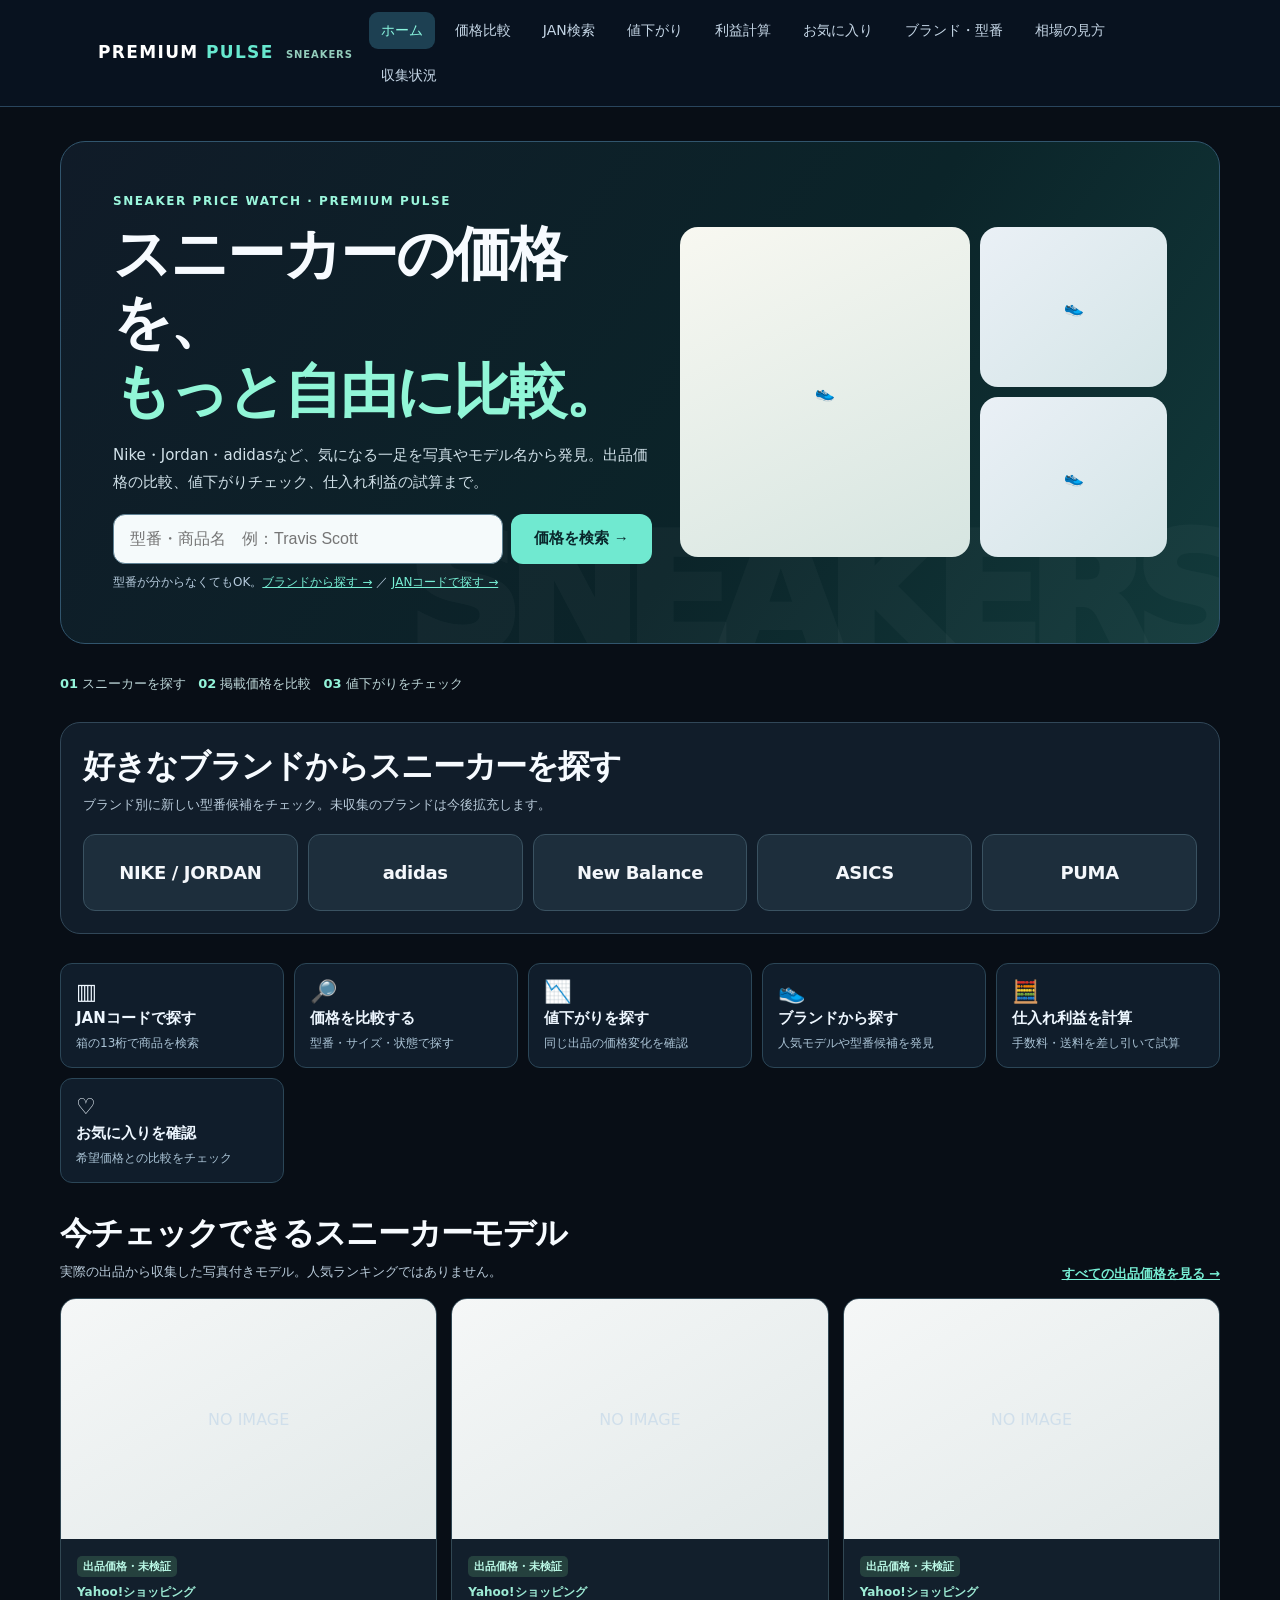
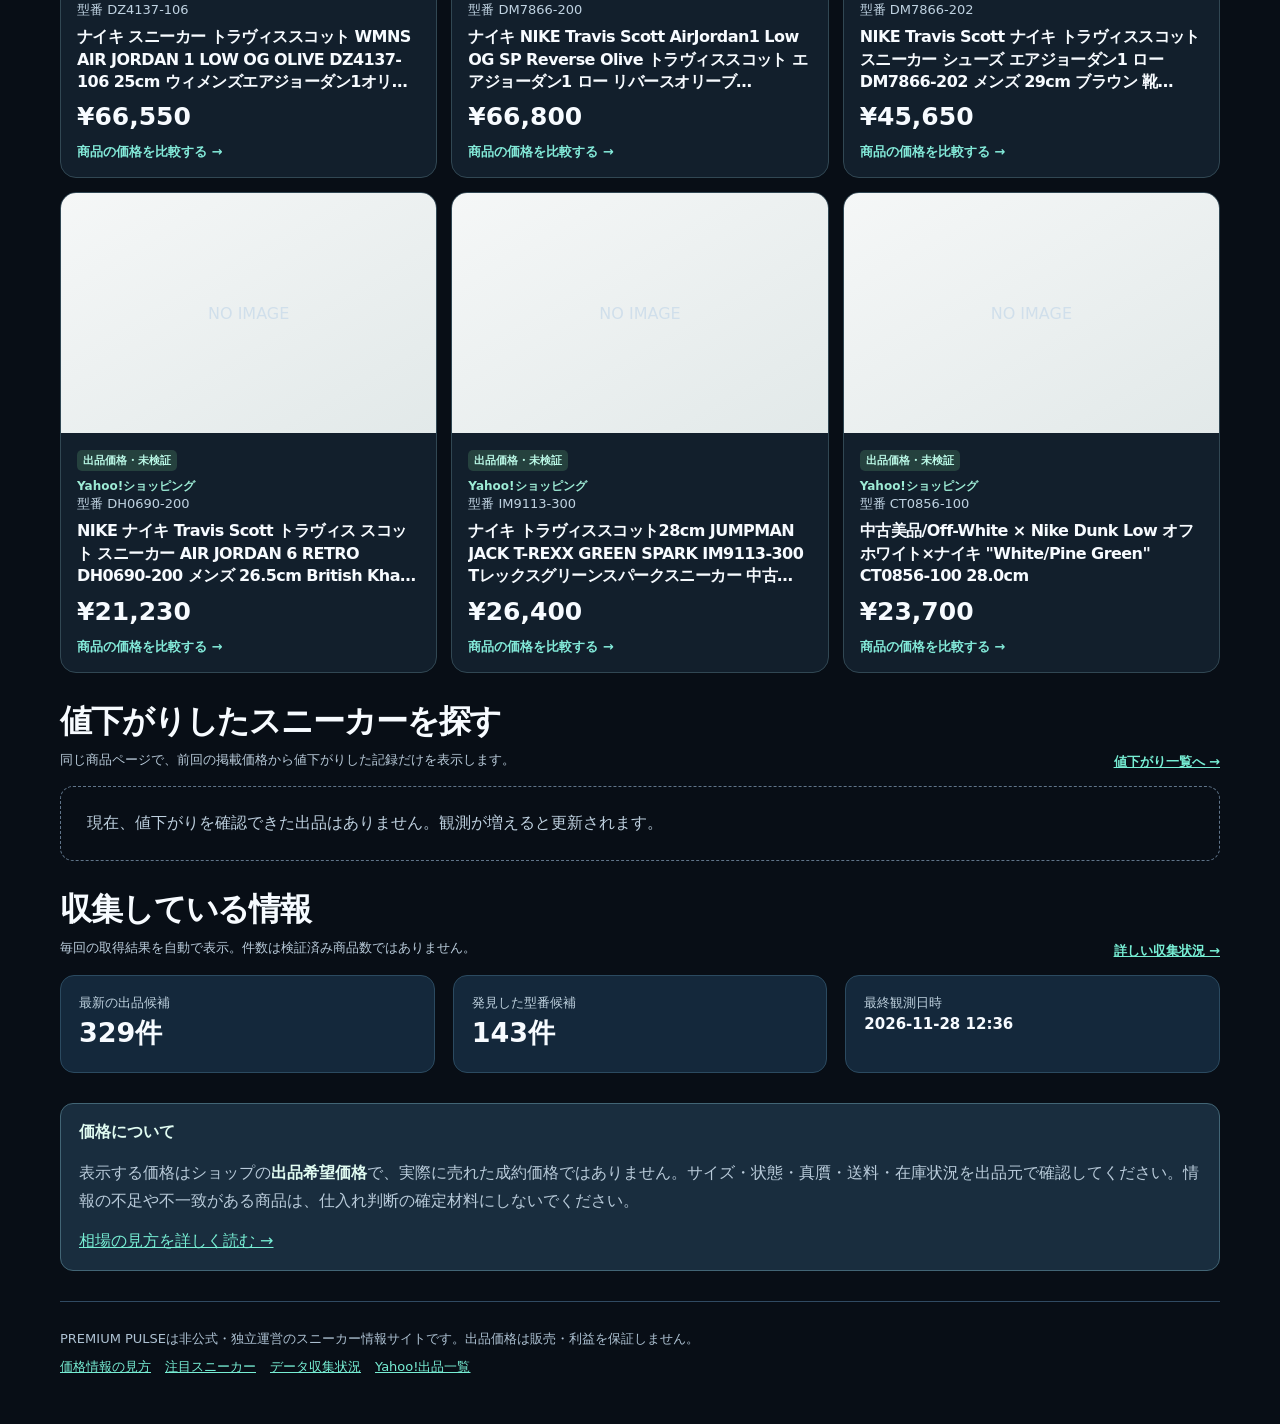
<file: index.html>
<!doctype html>
<html lang="ja"><head>
<meta charset="utf-8"><meta name="viewport" content="width=device-width,initial-scale=1">
<title>PREMIUM PULSE｜スニーカーの価格比較・モデル検索</title>
<meta name="description" content="スニーカーの写真からモデルを探し、ブランド別検索・出品価格比較・値下がり情報・利益計算をチェック。未検証の掲載価格は明確に表示。">
<link rel="stylesheet" href="./site-nav.css">
<style>
:root{font-family:system-ui,-apple-system,"Hiragino Kaku Gothic ProN",Meiryo,sans-serif;background:#081321;color:#f1f7ff}
*{box-sizing:border-box}body{margin:0}main{max-width:1120px;padding:20px;margin:auto}
a{color:#77eed4}p{color:#b9cbda;line-height:1.75}
.hero{padding:clamp(26px,5vw,54px);border-radius:25px;background:radial-gradient(circle at 88% 5%,#13524e 0,transparent 42%),linear-gradient(135deg,#17314a,#0b1b2e);border:1px solid #31556d;margin:14px 0 24px}
.eyebrow{font-size:12px;font-weight:800;letter-spacing:.13em;color:#7bead4}
h1{font-size:clamp(29px,5vw,54px);line-height:1.26;letter-spacing:-.025em;margin:11px 0 9px}
h2{font-size:clamp(22px,3.3vw,30px);margin:0}
.hero p{max-width:720px}
.search-form{display:flex;gap:8px;margin:24px 0 10px;max-width:760px}
.search-form input{min-width:0;flex:1;padding:15px 16px;border-radius:12px;border:1px solid #5f8193;background:#f5fafb;color:#102437;font-size:16px}
.search-form button,.primary-link{border:0;border-radius:12px;background:#70e9d0;color:#09262b;font-weight:850;padding:13px 23px;cursor:pointer;text-align:center;text-decoration:none;font-size:15px;white-space:nowrap}
.search-form button:hover,.primary-link:hover{background:#9cf8e5}
.hint{font-size:12px;color:#b6cbdd}
.quick{display:grid;grid-template-columns:repeat(5,minmax(0,1fr));gap:12px;margin:20px 0 32px}
.quick a{padding:18px;border:1px solid #33546c;border-radius:15px;background:#13283c;text-decoration:none;color:#eef7ff;min-width:0}
.quick a:hover,.product:hover{border-color:#78dfcb}
.quick strong{display:block;font-size:17px}.quick small{display:block;margin-top:7px;color:#aac3d5;font-size:12px}
.icon{font-size:22px;display:block;margin-bottom:5px}
.section-head{display:flex;justify-content:space-between;align-items:end;gap:12px;flex-wrap:wrap;margin:27px 0 15px}
.section-head p{margin:5px 0 0;font-size:13px}
.link-more{font-size:13px;font-weight:700}
.products{display:grid;grid-template-columns:repeat(3,minmax(0,1fr));gap:14px}
.product{border:1px solid #314d63;border-radius:16px;background:#13293e;overflow:hidden}
.photo{height:210px;background:#233b50;color:#d0dfeb;display:flex;align-items:center;justify-content:center;overflow:hidden}
.photo img{width:100%;height:100%;object-fit:contain;background:#f8f8f8}
.product-body{padding:16px}
.source{color:#88e7d3;font-size:12px;font-weight:750}
.product h3{font-size:16px;line-height:1.4;margin:7px 0 9px;min-height:65px;display:-webkit-box;-webkit-line-clamp:3;-webkit-box-orient:vertical;overflow:hidden}
.price{font-size:25px;font-weight:850;color:#fff}
.sku{font-size:13px;color:#bfd2e1}
.mini-link{display:inline-block;margin-top:12px;font-weight:750;font-size:13px}
.note{font-size:12px;color:#b3c8d7;line-height:1.7}
.brands{display:flex;gap:9px;flex-wrap:wrap;margin:14px 0 6px}
.brands a{background:#183549;border:1px solid #365972;border-radius:99px;padding:10px 15px;text-decoration:none;font-weight:700;color:#d9f6f0;font-size:14px}
.brands a:hover{background:#29576a}
.collection{display:flex;gap:18px;flex-wrap:wrap;margin:12px 0 30px}
.collection .metric{flex:1;min-width:150px;background:#14283b;border:1px solid #2b4a60;padding:18px;border-radius:14px}
.metric small{display:block;color:#bed1de}.metric strong{display:block;font-size:27px;margin:3px 0}
.notice{border:1px solid #426575;background:#192d3e;padding:18px;border-radius:13px;margin:26px 0}
.notice strong{color:#e0fbf1}
footer{border-top:1px solid #304a62;padding:28px 0;margin-top:30px;font-size:13px;color:#aec2d3}
.footer-links{display:flex;flex-wrap:wrap;gap:14px;margin-top:10px}
.empty{border:1px dashed #60758a;border-radius:13px;padding:26px;color:#bed0df;grid-column:1/-1}
@media(max-width:800px){.products{grid-template-columns:repeat(2,minmax(0,1fr))}.quick{grid-template-columns:1fr 1fr}.quick a:last-child{grid-column:1/-1}}
@media(max-width:540px){main{padding:14px}.hero{padding:25px 18px}.search-form{flex-direction:column}.search-form button{width:100%;min-height:48px}.products{grid-template-columns:1fr 1fr;gap:9px}.photo{height:150px}.product-body{padding:11px}.product h3{font-size:13px;min-height:55px}.price{font-size:20px}.sku{font-size:11px}.source{font-size:11px}.quick{gap:8px}.quick a{padding:12px}.quick strong{font-size:14px}.quick small{font-size:11px}.collection{gap:8px}.collection .metric{min-width:130px;padding:13px}}

/* Sneaker-first visual system */
:root{background:#080e16;color:#f7fbff}
main{max-width:1200px}h1,h2,h3{letter-spacing:-.035em}
.hero{position:relative;display:grid;grid-template-columns:minmax(0,1.05fr) minmax(0,.95fr);align-items:center;gap:28px;background:linear-gradient(125deg,#101b28 0%,#0b2429 60%,#123a3b 100%);min-height:410px;overflow:hidden;padding:clamp(23px,4.5vw,52px)}
.hero:before{content:'SNEAKERS';position:absolute;right:-12px;bottom:-46px;color:#ffffff08;font-size:clamp(80px,13vw,160px);font-weight:1000;letter-spacing:-.1em;pointer-events:none}
.hero-copy{position:relative;z-index:2}.hero h1{font-size:clamp(31px,4.7vw,58px);line-height:1.18;margin:12px 0 17px}.hero h1 em{font-style:normal;color:#91f6d7}
.hero .eyebrow{color:#9bf6dc}.hero .intro{color:#d1e1e9;max-width:570px;font-size:15px}.hero .search-form{margin:19px 0 10px}
.hero-gallery{display:grid;grid-template-columns:1.4fr .9fr;gap:10px;height:330px;position:relative;z-index:1;min-width:0}
.hero-gallery .hero-shoe{background:#ecf1f0;border-radius:18px;display:flex;align-items:center;justify-content:center;overflow:hidden;position:relative;min-width:0}
.hero-gallery .hero-shoe:first-child{grid-row:span 2;background:linear-gradient(155deg,#f8f8f1,#d6e5e1)}
.hero-gallery .hero-shoe:not(:first-child){background:linear-gradient(140deg,#eaf0f6,#d4e5e7)}
.hero-shoe img{display:block;width:100%;height:100%;object-fit:contain;transform:scale(1.03)}.hero-shoe a{display:block;width:100%;height:100%}
.hero-shoe small{position:absolute;bottom:9px;left:9px;border-radius:6px;padding:4px 7px;background:#071f27df;color:#fff;font-size:10px}
.hero-gallery .hero-shoe:nth-child(2) img,.hero-gallery .hero-shoe:nth-child(3) img{transform:scale(1.11)}
.intro-strip{display:flex;flex-wrap:wrap;align-items:center;gap:12px;color:#bcd5d7;font-size:13px;margin:5px 0 22px}
.intro-strip span{padding:7px 0}.intro-strip b{color:#94f4da}
.brand-showcase{margin:10px 0 29px;background:#111d2a;border:1px solid #314758;border-radius:20px;padding:22px}
.brand-showcase .section-head{margin:0 0 17px}
.brands{display:grid;grid-template-columns:repeat(5,minmax(0,1fr));gap:10px;margin:0}
.brands a{display:flex;align-items:center;justify-content:center;min-height:77px;padding:12px 8px;border-radius:12px;background:#1d2e3c;border:1px solid #3a5261;color:#f4f7fb;font-size:clamp(13px,1.5vw,18px);font-weight:900;text-align:center;letter-spacing:-.02em}
.brands a:hover{border-color:#8ef4da;background:#264a51;transform:translateY(-2px)}
.section-head h2{font-size:clamp(24px,3.3vw,32px);font-weight:900}
.quick{grid-template-columns:repeat(5,minmax(0,1fr));gap:10px;margin:20px 0 29px}.quick a{border:1px solid #2b4657;background:#101d2b;border-radius:12px;padding:15px}.quick strong{font-size:15px}
.product{border-color:#314753;background:#121f2c;transition:border-color .15s}.photo{background:linear-gradient(150deg,#f5f7f7,#e2e9e9);height:240px}.photo img{background:transparent}
.product h3{min-height:66px}.price{color:#f7fbff}.product .source{color:#9debd5}
.product .product-body .mini-link{color:#83ead9;text-decoration:none}
.product .product-body .mini-link:hover{text-decoration:underline}
.disclaimer-label{display:inline-block;background:#25413e;color:#baf8e6;font-size:11px;border-radius:5px;padding:3px 6px;font-weight:800;margin-bottom:7px}
.collection,.notice{max-width:100%}
@media(max-width:930px){.hero{grid-template-columns:1fr;gap:19px}.hero-gallery{height:235px;grid-template-columns:1.3fr 1fr 1fr}.hero-gallery .hero-shoe:first-child{grid-row:auto}.hero .intro{max-width:720px}}
@media(max-width:700px){.brands{grid-template-columns:repeat(3,minmax(0,1fr))}.brands a{min-height:62px}.quick{grid-template-columns:repeat(2,minmax(0,1fr))}.quick a:last-child{grid-column:1/-1}.hero-gallery{height:180px}.hero-gallery .hero-shoe{border-radius:11px}.hero-gallery .hero-shoe small{font-size:9px}.brand-showcase{padding:16px}.photo{height:170px}}
@media(max-width:540px){.hero{padding:21px 16px}.hero-gallery{height:150px;gap:6px}.hero h1{font-size:33px}.hero .intro{font-size:13px}.intro-strip{gap:8px;font-size:12px}.brands{grid-template-columns:repeat(2,minmax(0,1fr))}.brands a{min-height:61px}.quick{gap:8px}.quick a:last-child{grid-column:1/-1}.photo{height:155px}.product h3{font-size:13px}.product .product-body{padding:12px}}
@media(prefers-reduced-motion:reduce){.brands a{transition:none}.brands a:hover{transform:none}}
</style>
<script async src="https://www.googletagmanager.com/gtag/js?id=G-8F23HQRW4W"></script><script>window.dataLayer=window.dataLayer||[];function gtag(){dataLayer.push(arguments)}gtag('js',new Date());gtag('config','G-8F23HQRW4W');</script>
<script src="./site-nav.js" defer></script>
</head><body>
<main>
<section class="hero" aria-labelledby="mainTitle">
<div class="hero-copy">
<div class="eyebrow">SNEAKER PRICE WATCH · PREMIUM PULSE</div>
<h1 id="mainTitle">スニーカーの価格を、<br><em>もっと自由に比較。</em></h1>
<p class="intro">Nike・Jordan・adidasなど、気になる一足を写真やモデル名から発見。出品価格の比較、値下がりチェック、仕入れ利益の試算まで。</p>
<form class="search-form" id="skuSearch" action="./compare.html" method="get">
<label class="pp-visually-hidden" for="skuInput">スニーカーの型番または商品名</label>
<input id="skuInput" name="q" placeholder="型番・商品名　例：Travis Scott" autocomplete="off" maxlength="40" required>
<button type="submit">価格を検索 →</button>
</form>
<div class="hint">型番が分からなくてもOK。<a href="./models.html">ブランドから探す →</a> ／ <a href="./jan.html">JANコードで探す →</a></div>
</div>
<div class="hero-gallery" id="heroGallery" aria-label="収集済みスニーカーの商品写真"><div class="hero-shoe">👟</div><div class="hero-shoe">👟</div><div class="hero-shoe">👟</div></div>
</section>
<div class="intro-strip" aria-label="サイトでできること"><span><b>01</b> スニーカーを探す</span><span><b>02</b> 掲載価格を比較</span><span><b>03</b> 値下がりをチェック</span></div>
<section class="brand-showcase" aria-labelledby="brandTitle"><div class="section-head"><div><h2 id="brandTitle">好きなブランドからスニーカーを探す</h2><p>ブランド別に新しい型番候補をチェック。未収集のブランドは今後拡充します。</p></div></div><div class="brands"><a href="./models.html?brand=Nike">NIKE / JORDAN</a><a href="./models.html?brand=adidas">adidas</a><a href="./models.html?brand=New%20Balance">New Balance</a><a href="./models.html?brand=ASICS">ASICS</a><a href="./models.html?brand=PUMA">PUMA</a></div></section>
<section class="quick" aria-label="便利な機能">
<a href="./jan.html"><span class="icon" aria-hidden="true">▥</span><strong>JANコードで探す</strong><small>箱の13桁で商品を検索</small></a>
<a href="./compare.html"><span class="icon" aria-hidden="true">🔎</span><strong>価格を比較する</strong><small>型番・サイズ・状態で探す</small></a>
<a href="./drops.html"><span class="icon" aria-hidden="true">📉</span><strong>値下がりを探す</strong><small>同じ出品の価格変化を確認</small></a>
<a href="./models.html"><span class="icon" aria-hidden="true">👟</span><strong>ブランドから探す</strong><small>人気モデルや型番候補を発見</small></a><a href="./profit.html"><span class="icon" aria-hidden="true">🧮</span><strong>仕入れ利益を計算</strong><small>手数料・送料を差し引いて試算</small></a><a href="./my-watchlist.html"><span class="icon" aria-hidden="true">♡</span><strong>お気に入りを確認</strong><small>希望価格との比較をチェック</small></a>
</section>
<section aria-labelledby="featuredTitle"><div class="section-head"><div><h2 id="featuredTitle">今チェックできるスニーカーモデル</h2><p>実際の出品から収集した写真付きモデル。人気ランキングではありません。</p></div><a class="link-more" href="./compare.html">すべての出品価格を見る →</a></div>
<div class="products" id="featured" aria-live="polite"><div class="empty">商品情報を読み込み中…</div></div>
</section>
<section aria-labelledby="dropsTitle"><div class="section-head"><div><h2 id="dropsTitle">値下がりしたスニーカーを探す</h2><p>同じ商品ページで、前回の掲載価格から値下がりした記録だけを表示します。</p></div><a class="link-more" href="./drops.html">値下がり一覧へ →</a></div>
<div class="products" id="dropPreview" aria-live="polite"><div class="empty">価格履歴を読み込み中…</div></div>
</section>

<section aria-labelledby="collectionTitle"><div class="section-head"><div><h2 id="collectionTitle">収集している情報</h2><p>毎回の取得結果を自動で表示。件数は検証済み商品数ではありません。</p></div><a class="link-more" href="./status.html">詳しい収集状況 →</a></div>
<div class="collection"><div class="metric"><small>最新の出品候補</small><strong id="listingCount">—</strong></div><div class="metric"><small>発見した型番候補</small><strong id="modelCount">—</strong></div><div class="metric"><small>最終観測日時</small><strong id="observed" style="font-size:15px">確認中…</strong></div></div>
</section>
<div class="notice"><strong>価格について</strong><p>表示する価格はショップの<strong>出品希望価格</strong>で、実際に売れた成約価格ではありません。サイズ・状態・真贋・送料・在庫状況を出品元で確認してください。情報の不足や不一致がある商品は、仕入れ判断の確定材料にしないでください。</p><a href="./research.html">相場の見方を詳しく読む →</a></div>
<footer>PREMIUM PULSEは非公式・独立運営のスニーカー情報サイトです。出品価格は販売・利益を保証しません。
<div class="footer-links"><a href="./research.html">価格情報の見方</a><a href="./watchlist.html">注目スニーカー</a><a href="./status.html">データ収集状況</a><a href="./listings.html">Yahoo!出品一覧</a></div></footer>
</main>
<script>
(()=>{'use strict';
const el=id=>document.getElementById(id);
const yen=n=>'¥'+Number(n).toLocaleString('ja-JP');
const safeUrl=u=>{try{const v=new URL(u);return v.protocol==='https:'?v:null}catch{return null}};
function photo(url,name){const wrap=document.createElement('div');wrap.className='photo';wrap.textContent='NO IMAGE';const u=safeUrl(url);
if(u&&(/(^|\.)yimg\.jp$/i.test(u.hostname)||/(^|\.)(rakuten\.co\.jp|rakuten\.ne\.jp|r10s\.jp)$/i.test(u.hostname))){const im=document.createElement('img');im.alt=name+'の出品掲載写真';im.loading='lazy';im.referrerPolicy='no-referrer';im.src=u.href;im.onerror=()=>{wrap.replaceChildren();wrap.textContent='NO IMAGE'};wrap.replaceChildren(im)}return wrap}
function addText(root,tag,cls,value){const n=document.createElement(tag);if(cls)n.className=cls;n.textContent=value;root.append(n);return n}
function empty(root,message){root.replaceChildren();addText(root,'div','empty',message)}
function card(item,detail){const c=document.createElement('article');c.className='product';c.append(photo(item.image_url,item.name||item.watch_sku||'商品'));
const b=document.createElement('div');b.className='product-body';addText(b,'span','disclaimer-label','出品価格・未検証');addText(b,'div','source',detail?'値下がりを観測':'Yahoo!ショッピング');addText(b,'div','sku','型番 '+(item.watch_sku||'不明'));addText(b,'h3','',item.name||'商品名未登録');addText(b,'div','price',yen(item.price_jpy));if(detail)addText(b,'div','note','前回比 -'+yen(detail.drop)+'（'+detail.pct.toFixed(1)+'%）');
const a=document.createElement('a');a.className='mini-link';a.textContent='商品の価格を比較する →';a.href='./compare.html?sku='+encodeURIComponent(item.watch_sku||'');b.append(a);c.append(b);return c}
const get=path=>fetch(path,{cache:'no-store'}).then(r=>{if(!r.ok)throw Error('fetch');return r.json()});
get('./data/review_candidates.json').then(d=>{const rows=(d.candidates||[]).filter(x=>x.verification==='pending'&&x.image_url&&Number.isSafeInteger(x.price_jpy)&&x.price_jpy>0);
el('listingCount').textContent=(d.candidates||[]).length.toLocaleString('ja-JP')+'件';el('observed').textContent=d.generated_at?d.generated_at.replace('T',' ').slice(0,16):'不明';
const seen=new Set(),selected=[];for(const x of rows){if(!seen.has(x.watch_sku)){selected.push(x);seen.add(x.watch_sku)}if(selected.length>=6)break}
const hero=el('heroGallery');hero.replaceChildren();
for(const item of selected.slice(0,3)){const wrap=document.createElement('div');wrap.className='hero-shoe';const u=safeUrl(item.image_url);if(u&&u.hostname.endsWith('yimg.jp')){const a=document.createElement('a');a.href='./compare.html?sku='+encodeURIComponent(item.watch_sku||'');a.setAttribute('aria-label',(item.watch_sku||'スニーカー')+'の価格を見る');const im=document.createElement('img');im.src=u.href;im.alt=item.name+'の商品写真';im.loading='eager';im.referrerPolicy='no-referrer';im.onerror=()=>{a.remove();wrap.textContent='👟'};a.append(im);wrap.append(a)}else wrap.textContent='👟';const cap=document.createElement('small');cap.textContent=item.watch_sku||'SNEAKER';wrap.append(cap);hero.append(wrap)}
if(!selected.length){const fallback=document.createElement('div');fallback.className='hero-shoe';fallback.textContent='👟';hero.append(fallback)}
const target=el('featured');target.replaceChildren();if(!selected.length){empty(target,'現在表示できる写真付き出品候補はありません。');return}for(const item of selected)target.append(card(item));}).catch(()=>{empty(el('featured'),'商品情報を読み込めませんでした。更新してお試しください。');el('listingCount').textContent='取得できません'});
get('./data/discovery_queue.json').then(d=>{el('modelCount').textContent=(d.candidates||[]).length.toLocaleString('ja-JP')+'件'}).catch(()=>el('modelCount').textContent='取得できません');
Promise.all([get('./data/price_history.json'),get('./data/review_candidates.json')]).then(([history,current])=>{
const groups=new Map();for(const x of history.observations||[]){if(!x.url||!Number.isSafeInteger(x.price_jpy)||!x.observed_at)continue;const key=x.watch_sku+'|'+x.url;if(!groups.has(key))groups.set(key,[]);groups.get(key).push(x)}
const latestMap=new Map((current.candidates||[]).map(x=>[x.watch_sku+'|'+x.url,x]));const drops=[];
for(const [key,rs] of groups){rs.sort((a,b)=>String(a.observed_at).localeCompare(String(b.observed_at)));const distinct=[];for(const r of rs){if(!distinct.length||distinct[distinct.length-1].observed_at!==r.observed_at)distinct.push(r)}if(distinct.length<2)continue;const old=distinct[distinct.length-2],cur=distinct[distinct.length-1];if(cur.price_jpy>=old.price_jpy)continue;const curr=latestMap.get(key);if(!curr||curr.price_jpy!==cur.price_jpy)continue;drops.push({item:curr,drop:old.price_jpy-cur.price_jpy,pct:(1-cur.price_jpy/old.price_jpy)*100})}
drops.sort((a,b)=>b.pct-a.pct);const target=el('dropPreview');target.replaceChildren();if(!drops.length){empty(target,'現在、値下がりを確認できた出品はありません。観測が増えると更新されます。');return}for(const d of drops.slice(0,3))target.append(card(d.item,d));
}).catch(()=>empty(el('dropPreview'),'値下がりデータを読み込めませんでした。'));
})();
</script></body></html>
</file>
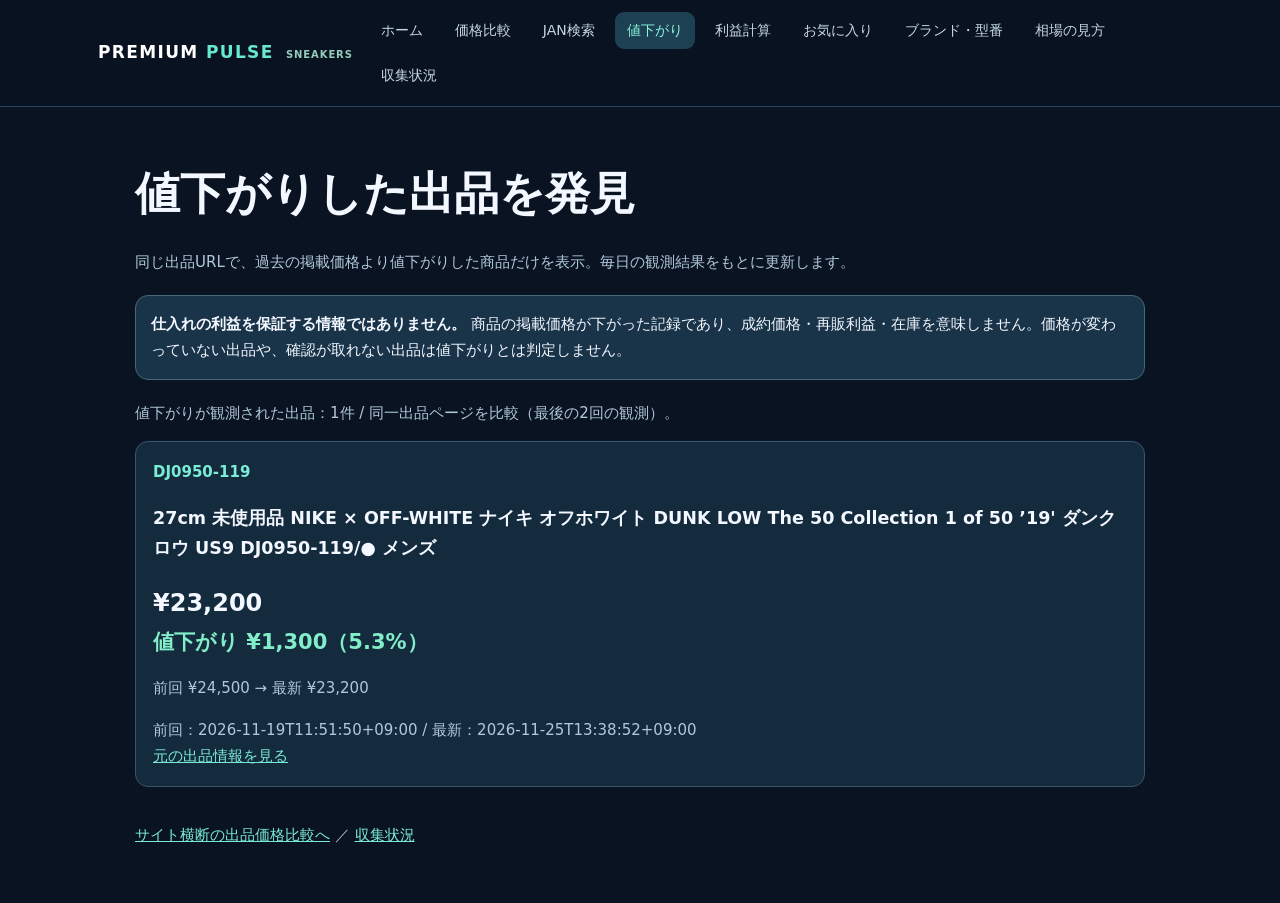
<file: drops.html>
<!doctype html><html lang="ja"><head><meta charset="utf-8"><meta name="viewport" content="width=device-width,initial-scale=1"><title>値下がり発見 | PREMIUM PULSE</title>
<style>*{box-sizing:border-box}body{margin:0;background:#091321;color:#f3f7ff;font:15px/1.75 system-ui,-apple-system,sans-serif}main{max-width:1050px;margin:auto;padding:20px}a{color:#79e9d5}header{display:flex;justify-content:space-between;flex-wrap:wrap}h1{font-size:clamp(29px,5vw,45px);margin:28px 0 10px}.muted{color:#b2c8da}.notice{border:1px solid #456979;background:#193449;padding:15px;border-radius:13px;margin:20px 0}.grid{display:grid;grid-template-columns:repeat(auto-fit,minmax(280px,1fr));gap:14px}.card{border:1px solid #35566d;border-radius:13px;padding:17px;background:#142a3d}.sku{font-weight:850;color:#7aedd6}.price{font-size:24px;font-weight:800}.drop{color:#82edc9;font-size:21px;font-weight:800}.empty{padding:24px;border:1px dashed #58768b;border-radius:12px}footer{color:#a7bfce;margin:35px 0}</style><script async src="https://www.googletagmanager.com/gtag/js?id=G-8F23HQRW4W"></script><script>window.dataLayer=window.dataLayer||[];function gtag(){dataLayer.push(arguments)}gtag('js',new Date());gtag('config','G-8F23HQRW4W');</script><link rel="stylesheet" href="./site-nav.css"><script src="./site-nav.js" defer></script></head>
<body><main><header><b>PREMIUM PULSE</b><a href="./">トップへ戻る</a></header><h1>値下がりした出品を発見</h1>
<p class="muted">同じ出品URLで、過去の掲載価格より値下がりした商品だけを表示。毎日の観測結果をもとに更新します。</p>
<div class="notice"><b>仕入れの利益を保証する情報ではありません。</b> 商品の掲載価格が下がった記録であり、成約価格・再販利益・在庫を意味しません。価格が変わっていない出品や、確認が取れない出品は値下がりとは判定しません。</div>
<p class="muted" id="info">価格履歴を読み込み中…</p><div id="items" class="grid"><div class="empty">読み込み中…</div></div>
<footer><a href="./compare.html">サイト横断の出品価格比較へ</a> ／ <a href="./status.html">収集状況</a></footer></main>
<script>
const el=id=>document.getElementById(id),yen=n=>'¥'+Number(n).toLocaleString('ja-JP');
function safe(s){try{let u=new URL(s);return u.protocol==='https:'?u.href:null}catch{return null}}
fetch('./data/price_history.json',{cache:'no-store'}).then(r=>{if(!r.ok)throw Error('history');return r.json()}).then(data=>{
const groups=new Map();for(const r of data.observations||[]){if(!r.url||!Number.isSafeInteger(r.price_jpy)||r.price_jpy<=0||!r.observed_at)continue;const key=r.watch_sku+'|'+r.url;if(!groups.has(key))groups.set(key,[]);groups.get(key).push(r)}
const drops=[];for(const rows of groups.values()){rows.sort((a,b)=>String(a.observed_at).localeCompare(String(b.observed_at)));const unique=[];for(const row of rows){if(!unique.length||row.observed_at!==unique[unique.length-1].observed_at)unique.push(row)}
if(unique.length<2)continue;let previous=unique[unique.length-2],latest=unique[unique.length-1];if(latest.price_jpy>=previous.price_jpy)continue;drops.push({previous,latest,drop:previous.price_jpy-latest.price_jpy,pct:(1-latest.price_jpy/previous.price_jpy)*100})}
drops.sort((a,b)=>b.pct-a.pct);el('info').textContent='値下がりが観測された出品：'+drops.length+'件 / 同一出品ページを比較（最後の2回の観測）。';el('items').replaceChildren();
if(!drops.length){const d=document.createElement('div');d.className='empty';d.textContent='値下がりを確認できた商品はまだありません。観測が蓄積されると自動的に表示されます。';el('items').append(d);return}
for(const d of drops){const c=document.createElement('article');c.className='card';const texts=[['div','sku',d.latest.watch_sku],['h3','',d.latest.name||'商品名未登録'],['div','price',yen(d.latest.price_jpy)],['div','drop','値下がり '+yen(d.drop)+'（'+d.pct.toFixed(1)+'%）'],['p','muted','前回 '+yen(d.previous.price_jpy)+' → 最新 '+yen(d.latest.price_jpy)],['div','muted','前回：'+d.previous.observed_at+' / 最新：'+d.latest.observed_at]];for(const [tag,cls,value] of texts){const e=document.createElement(tag);e.className=cls;e.textContent=value;c.append(e)}const url=safe(d.latest.url);if(url){const a=document.createElement('a');a.href=url;a.textContent='元の出品情報を見る';a.target='_blank';a.rel='noopener noreferrer';c.append(a)}el('items').append(c)}
}).catch(()=>{el('info').textContent='観測データの読み込みに失敗しました。';el('items').replaceChildren()});
</script></body></html>
</file>
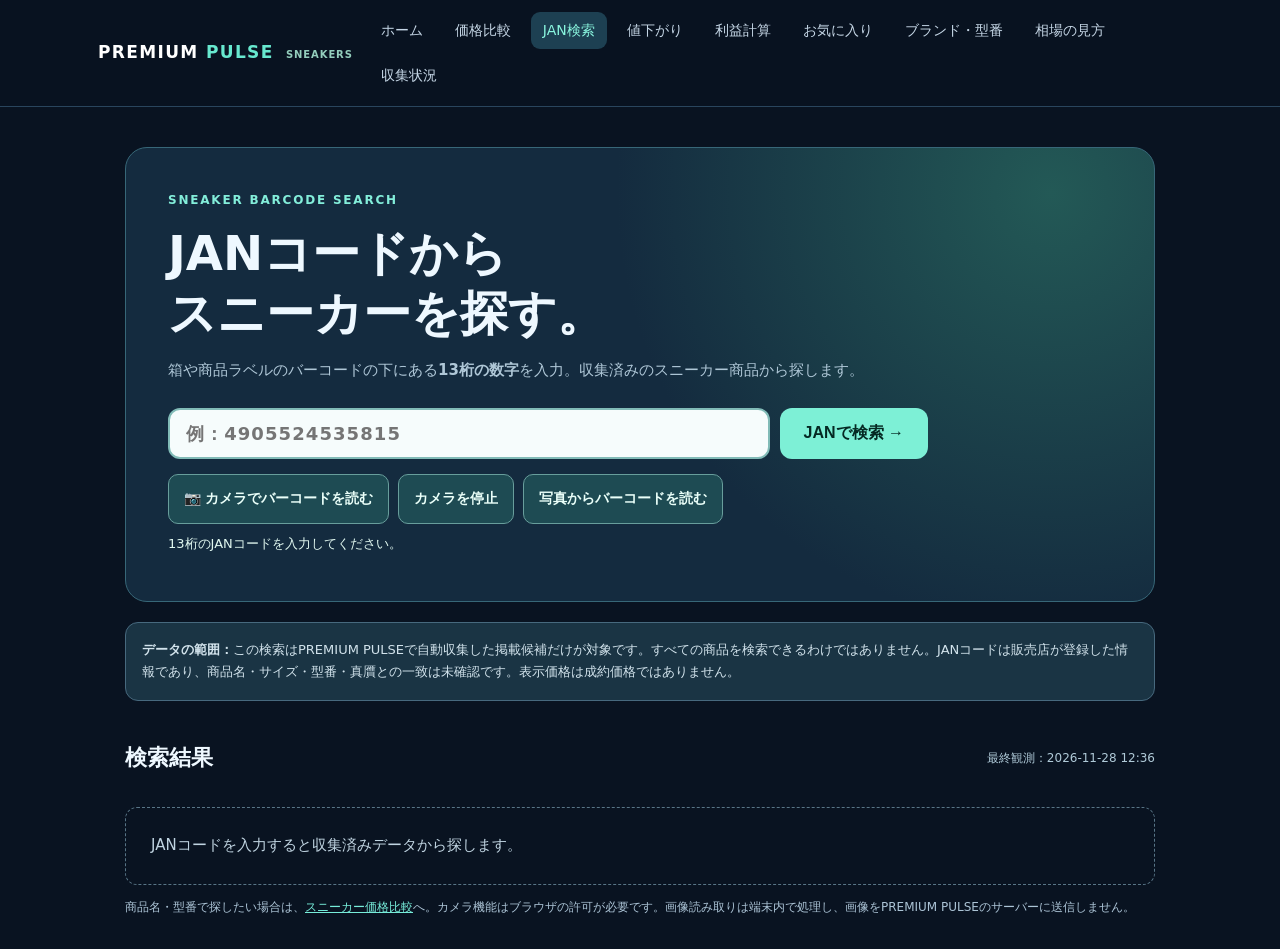
<file: jan.html>
<!doctype html>
<html lang="ja"><head>
<meta charset="utf-8"><meta name="viewport" content="width=device-width,initial-scale=1">
<title>JANコードでスニーカーを探す｜PREMIUM PULSE</title>
<meta name="description" content="JANコード13桁から、PREMIUM PULSEが収集したスニーカー出品候補を検索。掲載写真・価格・型番を確認できます。">
<link rel="stylesheet" href="./site-nav.css">
<style>
:root{background:#091321;color:#eef8ff;font:15px/1.7 system-ui,-apple-system,sans-serif}*{box-sizing:border-box}body{margin:0}main{max-width:1070px;margin:auto;padding:20px}
a{color:#77edda}h1{font-size:clamp(30px,5vw,48px);line-height:1.25;margin:13px 0}h2{font-size:22px}p{color:#afc7d7}
.intro{max-width:720px}.eyebrow{font-size:12px;color:#83eeda;letter-spacing:.15em;font-weight:900}
.hero{padding:clamp(22px,5vw,42px);border-radius:22px;border:1px solid #376778;background:radial-gradient(circle at 90% 10%,#235956 0,transparent 43%),#142b3f;margin:20px 0}
.search{display:flex;gap:10px;max-width:760px;margin:24px 0 10px}
.search input{flex:1;min-width:0;border-radius:12px;padding:13px 16px;background:#f6fcfc;color:#102b32;border:2px solid #81bbb7;font:700 18px system-ui;letter-spacing:.06em}
.search button{background:#7df0d6;color:#052923;border:none;padding:12px 24px;border-radius:12px;font-weight:900;font-size:16px;cursor:pointer}
.search input:focus-visible,.search button:focus-visible{outline:3px solid #f3d77d;outline-offset:2px}
.message{min-height:26px;color:#e1f8f0;font-size:13px}
.notice{border:1px solid #47697e;background:#1a3444;padding:16px;border-radius:13px;font-size:13px;line-height:1.75;color:#d2e3ec;margin:20px 0}
.summary{display:flex;align-items:center;justify-content:space-between;flex-wrap:wrap;gap:10px;margin:20px 0 12px}.summary small{color:#b0cad8}
.grid{display:grid;grid-template-columns:repeat(auto-fit,minmax(265px,1fr));gap:14px}
.card{background:#14293a;border:1px solid #315065;border-radius:15px;overflow:hidden}
.photo{height:220px;background:#f3f7f7;display:flex;align-items:center;justify-content:center;color:#334}.photo img{height:100%;width:100%;object-fit:contain}
.detail{padding:16px}.detail h3{font-size:16px;line-height:1.5;min-height:55px}.sku{color:#a3eadc;font-size:13px}.price{font-size:28px;font-weight:900}.muted{color:#acc4d6;font-size:12px}.card a{display:inline-block;margin:7px 12px 8px 0}
.empty{border:1px dashed #587586;border-radius:12px;padding:25px;color:#c0d4e1;grid-column:1/-1}
.external{padding:18px;border:1px solid #446e7b;border-radius:15px;background:#173343;margin:22px 0}.external p{margin:7px 0}.external a{font-weight:800}
small{font-size:12px}
.camera-tools{display:flex;gap:9px;flex-wrap:wrap;margin:15px 0 9px}
.camera-tools button,.camera-tools label{display:inline-flex;align-items:center;justify-content:center;border:1px solid #689e9c;border-radius:10px;background:#1e4b53;color:#eafff9;padding:12px 15px;min-height:46px;font-size:14px;font-weight:800;cursor:pointer}
.camera-tools button:disabled{opacity:.5;cursor:not-allowed}
#cameraPanel{background:#092231;border:1px solid #416f80;border-radius:14px;overflow:hidden;margin:14px 0}
#cameraReader{width:100%;max-width:650px;min-height:150px;margin:auto}
#cameraReader video{max-width:100%;border-radius:10px}
#cameraStatus{font-size:13px;color:#d4f2ed;padding:10px 12px}
#imagePick{position:absolute;width:1px;height:1px;opacity:0;pointer-events:none}
.camera-tools label:focus-within{outline:3px solid #f3d77d;outline-offset:2px}

@media(max-width:620px){main{padding:13px}.search{flex-direction:column}.search button{min-height:48px}.hero{padding:22px 17px}.photo{height:195px}}
</style>
<script async src="https://www.googletagmanager.com/gtag/js?id=G-8F23HQRW4W"></script><script>window.dataLayer=window.dataLayer||[];function gtag(){dataLayer.push(arguments)}gtag('js',new Date());gtag('config','G-8F23HQRW4W');</script>
<script src="./site-nav.js" defer></script>
</head><body><main>
<section class="hero">
<div class="eyebrow">SNEAKER BARCODE SEARCH</div>
<h1>JANコードから<br>スニーカーを探す。</h1>
<p class="intro">箱や商品ラベルのバーコードの下にある<strong>13桁の数字</strong>を入力。収集済みのスニーカー商品から探します。</p>
<form class="search" id="form">
<label for="jan" class="pp-visually-hidden">JANコード13桁</label>
<input id="jan" type="text" inputmode="numeric" autocomplete="off" maxlength="17" placeholder="例：4905524535815" aria-describedby="message" required>
<button type="submit">JANで検索 →</button>
</form>
<div class="camera-tools" aria-label="バーコードを読み取る方法">
<button id="cameraStart" type="button">📷 カメラでバーコードを読む</button>
<button id="cameraStop" type="button" hidden>カメラを停止</button>
<label for="imagePick">写真からバーコードを読む<input id="imagePick" type="file" accept="image/*"></label>
</div>
<div id="cameraPanel" hidden><div id="cameraReader"></div><div id="cameraStatus" role="status">スニーカーの箱のバーコードを枠の中央に合わせてください。</div></div>
<div id="message" class="message" role="status">13桁のJANコードを入力してください。</div>
</section>
<div class="notice"><b>データの範囲：</b>この検索はPREMIUM PULSEで自動収集した掲載候補だけが対象です。すべての商品を検索できるわけではありません。JANコードは販売店が登録した情報であり、商品名・サイズ・型番・真贋との一致は未確認です。表示価格は成約価格ではありません。</div>
<section aria-labelledby="resultsTitle"><div class="summary"><h2 id="resultsTitle">検索結果</h2><small id="updated">収集データを読み込み中…</small></div><div id="list" class="grid" aria-live="polite"><div class="empty">JANを入力して検索してください。</div></div></section>
<section class="external" id="external" hidden>
<h2>収集済みデータに見つからなかった場合</h2>
<p>Yahoo!ショッピングでも、このJANコードの検索結果を確認できます。<strong>外部サイトの検索結果はJAN一致・スニーカー・同一商品の保証ではありません。</strong></p>
<a id="yahooSearch" href="https://shopping.yahoo.co.jp/" target="_blank" rel="noopener noreferrer">Yahoo!ショッピングで検索する →</a>
</section>
<p class="muted">商品名・型番で探したい場合は、<a href="./compare.html">スニーカー価格比較</a>へ。カメラ機能はブラウザの許可が必要です。画像読み取りは端末内で処理し、画像をPREMIUM PULSEのサーバーに送信しません。</p>
</main><script>
(()=>{'use strict';
const el=id=>document.getElementById(id),yen=n=>'¥'+Number(n).toLocaleString('ja-JP');let data=[],loaded=false,loadingError=false;
function validJan(s){if(!/^\d{13}$/.test(s))return false;const a=[...s].map(Number);const check=(10-(a.slice(0,12).reduce((sum,n,i)=>sum+n*(i%2?3:1),0)%10))%10;return a[12]===check}
function safeImage(url){try{const u=new URL(url);return u.protocol==='https:'&&(u.hostname==='yimg.jp'||u.hostname.endsWith('.yimg.jp'))?u.href:null}catch{return null}}
function dom(tag,cls,text){const node=document.createElement(tag);if(cls)node.className=cls;if(text!==undefined)node.textContent=text;return node}
function card(r){const c=dom('article','card'),p=dom('div','photo','NO IMAGE'),src=safeImage(r.image_url);if(src){const img=dom('img');img.loading='lazy';img.referrerPolicy='no-referrer';img.src=src;img.alt=(r.name||'スニーカー')+'の出品写真';img.onerror=()=>p.textContent='NO IMAGE';p.replaceChildren(img)}c.append(p);
const body=dom('div','detail');body.append(dom('div','sku','型番（収集タグ）：'+(r.watch_sku||'不明')));body.append(dom('h3','',r.name||'商品名未登録'));body.append(dom('div','price',yen(r.price_jpy)));body.append(dom('div','muted','JAN：'+r.jan_code+' ／ '+(r.condition_hint==='new'?'新品':r.condition_hint==='used'?'中古':'状態不明')+' ／ 未検証の出品価格'));body.append(dom('p','muted',r.seller||'出品者不明'));
const link=dom('a',null,'出品元で確認 →');try{const u=new URL(r.url);if(u.protocol==='https:'){link.href=u.href;link.target='_blank';link.rel='noopener noreferrer';body.append(link)}}catch{}
if(r.watch_sku){const compare=dom('a',null,'型番で価格比較 →');compare.href='./compare.html?sku='+encodeURIComponent(r.watch_sku);body.append(compare)}
c.append(body);return c}
function render(){const jan=el('jan').value.replace(/[\s-]/g,''),list=el('list');list.replaceChildren();el('external').hidden=true;
if(!jan){el('message').textContent='13桁のJANコードを入力してください。';list.append(dom('div','empty','JANコードを入力すると収集済みデータから探します。'));return}
if(!validJan(jan)){el('message').textContent='JANコードを確認してください（13桁とチェック数字が必要です）。';list.append(dom('div','empty','有効な13桁のJANコードを入力してください。'));return}
const yahoo=new URL('https://shopping.yahoo.co.jp/search');yahoo.searchParams.set('p',jan);el('yahooSearch').href=yahoo.href;
if(!loaded){el('message').textContent=loadingError?'収集データを読み込めませんでした。再度お試しください。':'検索データを読み込み中…';list.append(dom('div','empty','データを読み込んでいます。'));return}
const matches=data.filter(r=>r.jan_code===jan&&Number.isSafeInteger(r.price_jpy)&&r.price_jpy>0).sort((a,b)=>a.price_jpy-b.price_jpy);
el('message').textContent=matches.length?'収集済みデータに'+matches.length+'件の出品候補が見つかりました。':'このJANコードは現在の収集データに登録されていません。';
if(!matches.length){list.append(dom('div','empty','該当する登録済みJANの出品候補はありません。検索対象データは日々更新されます。'))}else for(const r of matches.slice(0,50))list.append(card(r));
el('external').hidden=matches.length>0;
}
el('form').addEventListener('submit',e=>{e.preventDefault();render();const jan=el('jan').value.replace(/[\s-]/g,'');if(validJan(jan)){const url=new URL(location.href);url.searchParams.set('jan',jan);history.replaceState(null,'',url.href)}});
const start=new URLSearchParams(location.search).get('jan');if(start&&start.length<=17)el('jan').value=start;
fetch('./data/review_candidates.json',{cache:'no-store'}).then(r=>{if(!r.ok)throw Error('fetch');return r.json()}).then(j=>{data=Array.isArray(j.candidates)?j.candidates:[];loaded=true;el('updated').textContent='最終観測：'+(j.generated_at||'不明').replace('T',' ').slice(0,16);render()}).catch(()=>{loadingError=true;el('updated').textContent='データ読み込み失敗';render()});
})();
</script>
<script>
(()=>{'use strict';
const start=document.getElementById('cameraStart'),stop=document.getElementById('cameraStop'),pick=document.getElementById('imagePick'),panel=document.getElementById('cameraPanel'),reader=document.getElementById('cameraReader'),status=document.getElementById('cameraStatus'),input=document.getElementById('jan'),form=document.getElementById('form');
let scanner=null,starting=false,scanning=false,completed=false,libraryPromise=null;
function say(message){status.textContent=message}
function janValid(code){if(!/^[0-9]{13}$/.test(code))return false;let total=0;for(let i=0;i<12;i++)total+=Number(code[i])*(i%2?3:1);return (10-total%10)%10===Number(code[12])}
function loadLibrary(){if(window.Html5Qrcode)return Promise.resolve();if(libraryPromise)return libraryPromise;
libraryPromise=new Promise((resolve,reject)=>{const js=document.createElement('script');js.src='https://cdn.jsdelivr.net/npm/html5-qrcode@2.3.8/html5-qrcode.min.js';js.async=true;js.onload=()=>window.Html5Qrcode?resolve():reject(Error('デコーダーを読み込めません'));js.onerror=()=>reject(Error('通信環境を確認してください'));document.head.append(js)}).catch(e=>{libraryPromise=null;throw e});return libraryPromise}
function ensureScanner(){if(!scanner){scanner=new window.Html5Qrcode('cameraReader',{formatsToSupport:[window.Html5QrcodeSupportedFormats.EAN_13],verbose:false})}return scanner}
async function stopCamera(){if(starting){completed=true;return}if(!scanner||!scanning){panel.hidden=true;stop.hidden=true;start.disabled=false;return}
try{await scanner.stop()}catch(e){say('カメラ停止時に問題が発生しました。ページを閉じれば停止します。')}
scanning=false;panel.hidden=true;stop.hidden=true;start.disabled=false}
async function acceptCode(text){if(completed)return;const code=String(text||'').trim();if(!janValid(code)){say('JANコードではない番号を読み取りました。13桁のバーコードを合わせてください。');return}
completed=true;input.value=code;say('JAN '+code+' を読み取りました。検索します。');await stopCamera();form.requestSubmit();document.getElementById('resultsTitle').scrollIntoView({behavior:'smooth',block:'start'})}
start.addEventListener('click',async()=>{if(starting||scanning)return;completed=false;starting=true;start.disabled=true;panel.hidden=false;stop.hidden=false;say('読み取り機能を読み込み中…');
try{if(!window.isSecureContext||!navigator.mediaDevices){throw Error('カメラが利用できません。HTTPSのブラウザで開いてください。')}await loadLibrary();if(completed)return;const q=ensureScanner();say('カメラへのアクセスを許可してください。');await q.start({facingMode:'environment'},{fps:10,qrbox:{width:260,height:120},aspectRatio:1.777778},acceptCode,()=>{});scanning=true;starting=false;if(completed){await stopCamera();return}say('バーコードを枠に合わせてください。読み取ると自動検索します。')}
catch(e){starting=false;start.disabled=false;stop.hidden=true;panel.hidden=false;say('カメラを起動できませんでした。許可設定を確認するか「写真から読む」を使用してください。');}});
stop.addEventListener('click',()=>{if(starting){completed=true;say('カメラの起動を中止しています。');return}completed=true;stopCamera()});
pick.addEventListener('change',async()=>{const file=pick.files&&pick.files[0];if(!file)return;pick.value='';completed=false;if(file.size>15*1024*1024){panel.hidden=false;say('画像が大きすぎます。15MB以下を選んでください。');return}if(!file.type.startsWith('image/')){panel.hidden=false;say('画像ファイルを選んでください。');return}
await stopCamera();panel.hidden=false;say('写真からバーコードを解析しています…');
try{await loadLibrary();const q=ensureScanner();const code=await q.scanFile(file,false);await acceptCode(code)}catch(e){say('写真からJANを読み取れませんでした。バーコードを大きく鮮明に撮影するか、13桁を手入力してください。')}})
window.addEventListener('pagehide',()=>{if(scanner&&scanning){scanner.stop().catch(()=>{})}});
})();
</script></body></html>
</file>
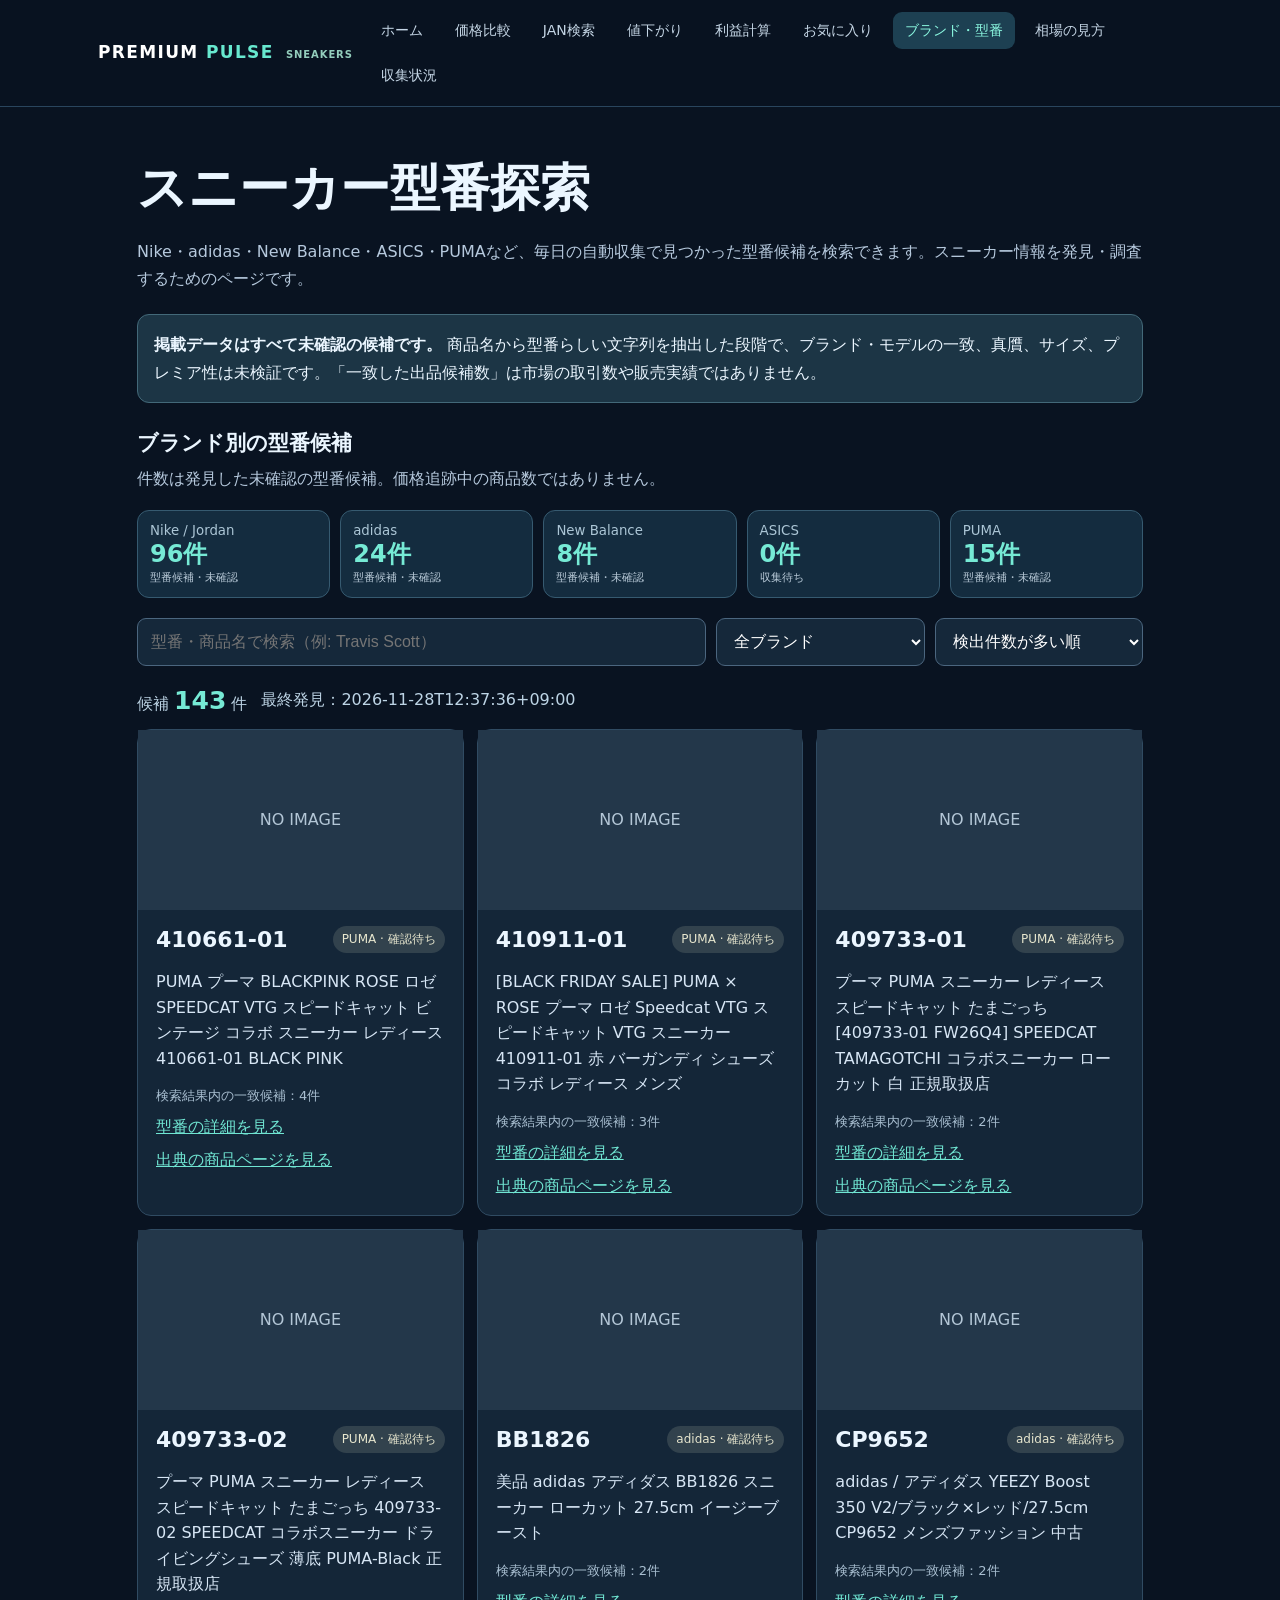
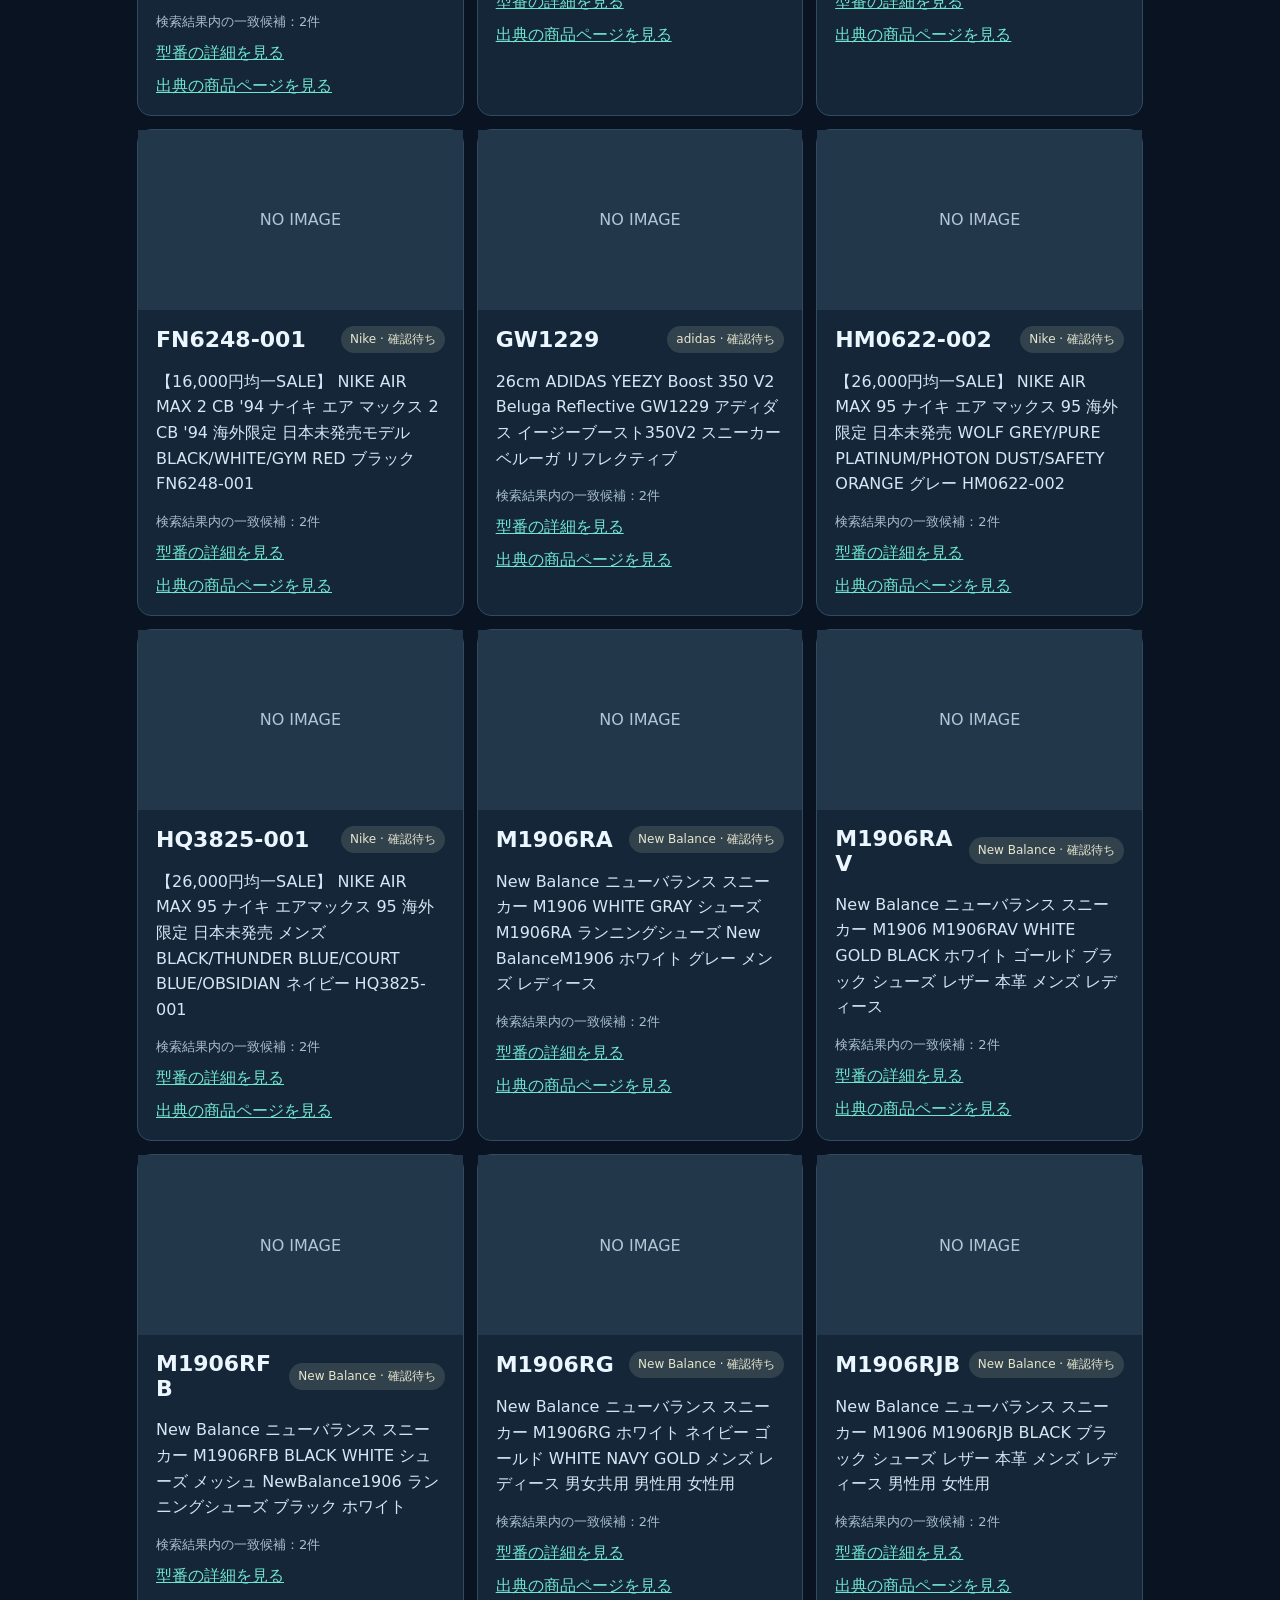
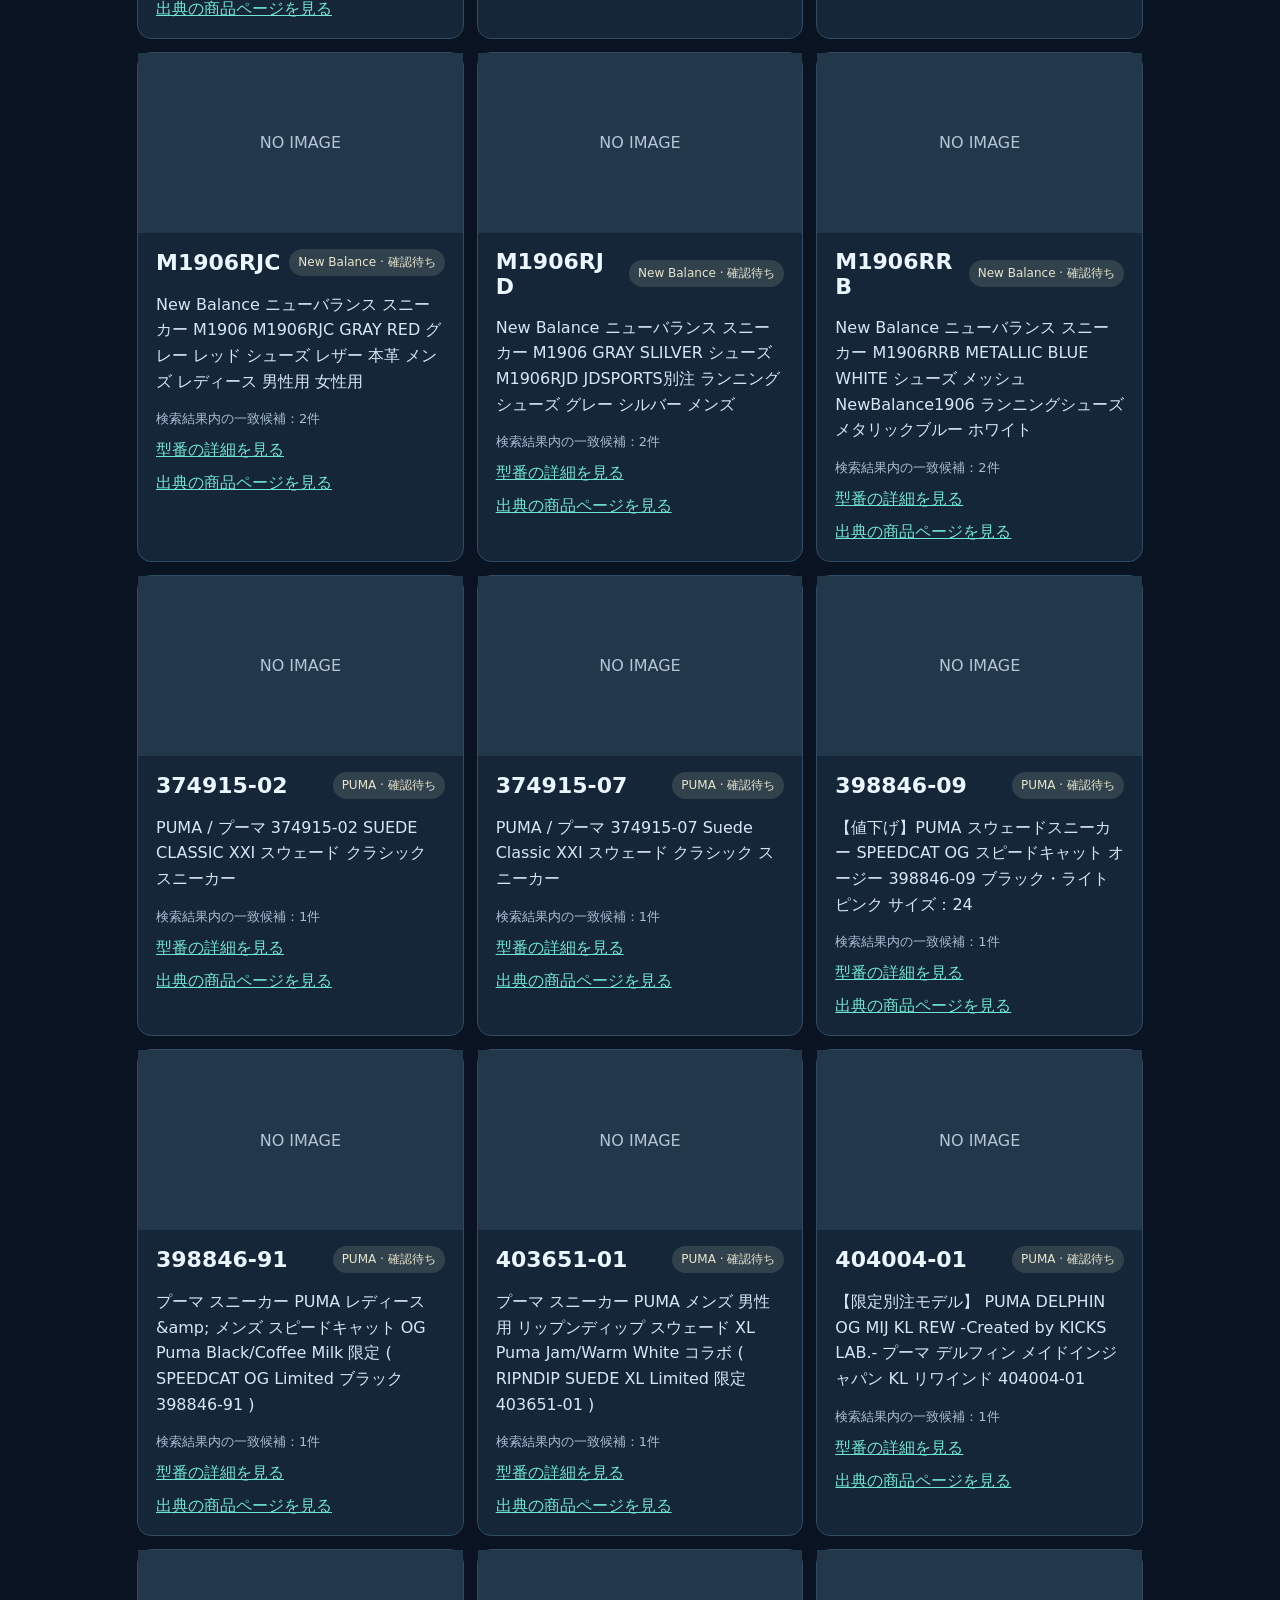
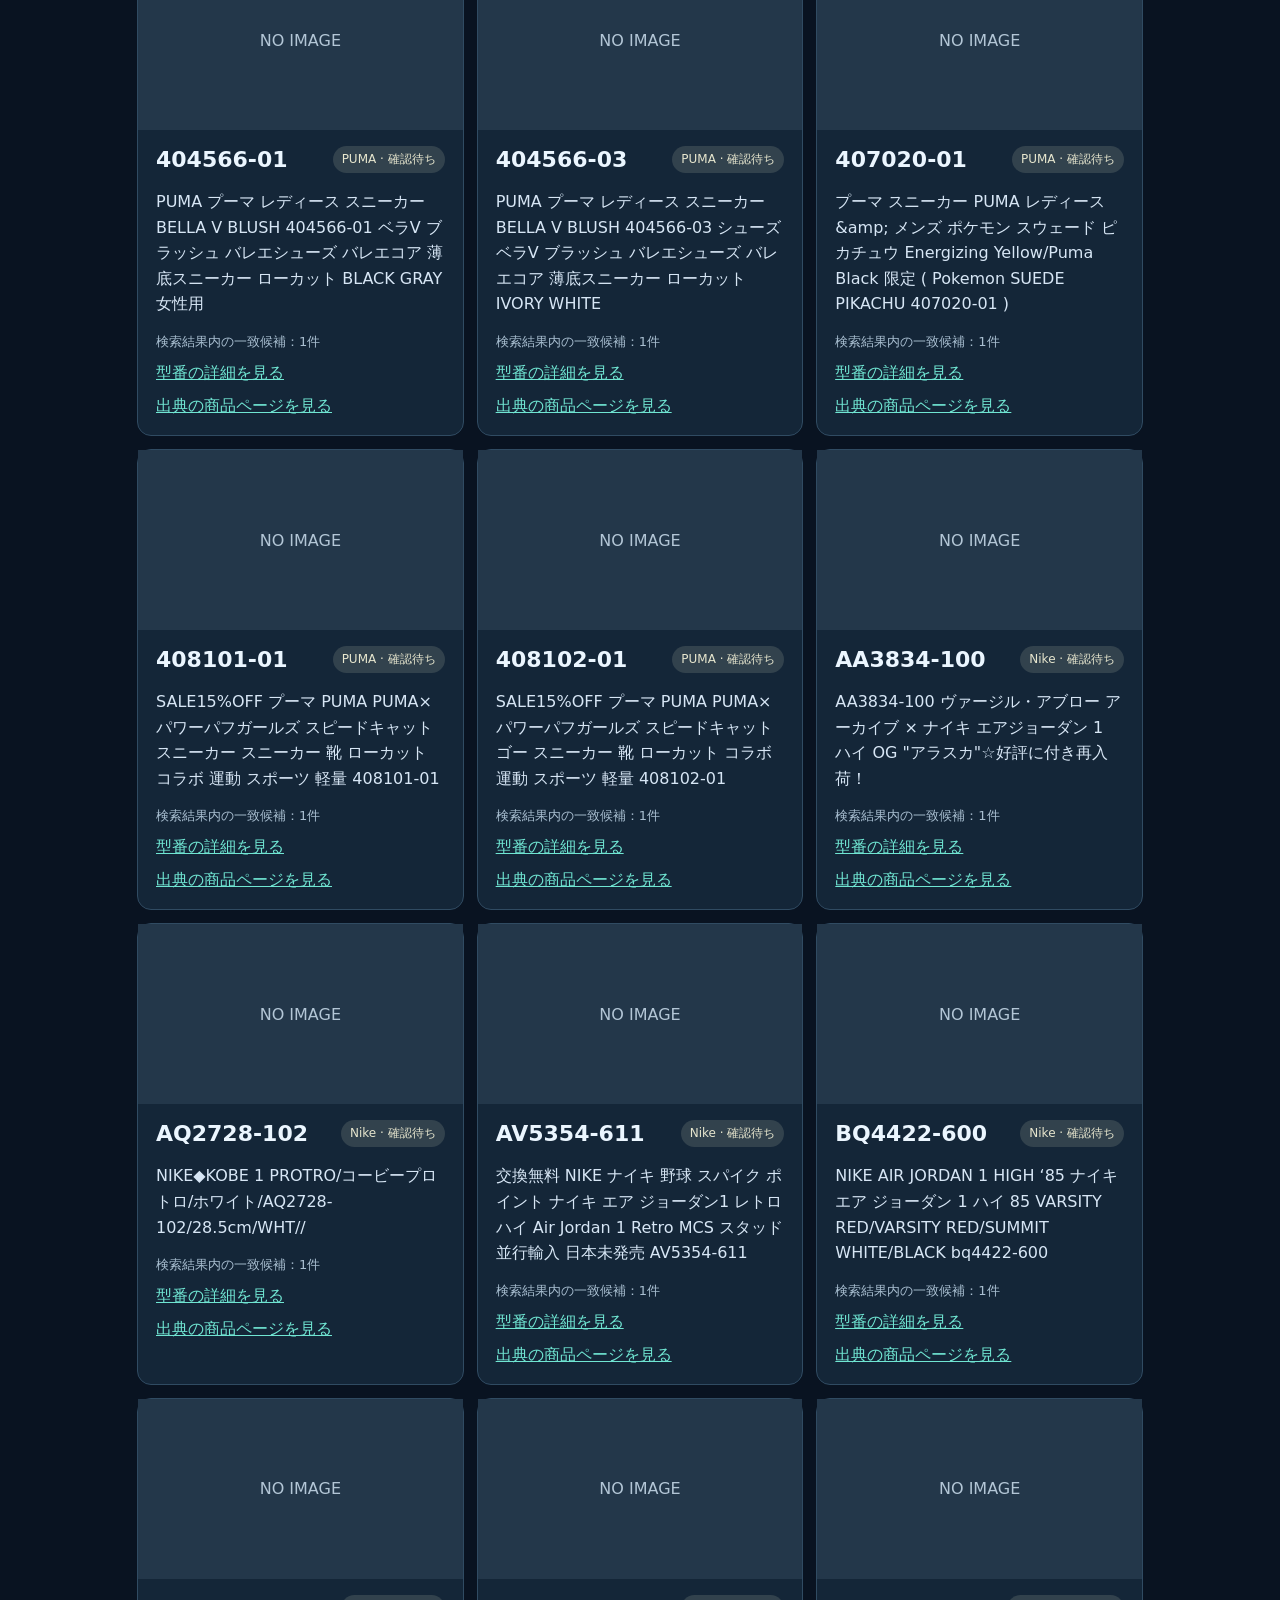
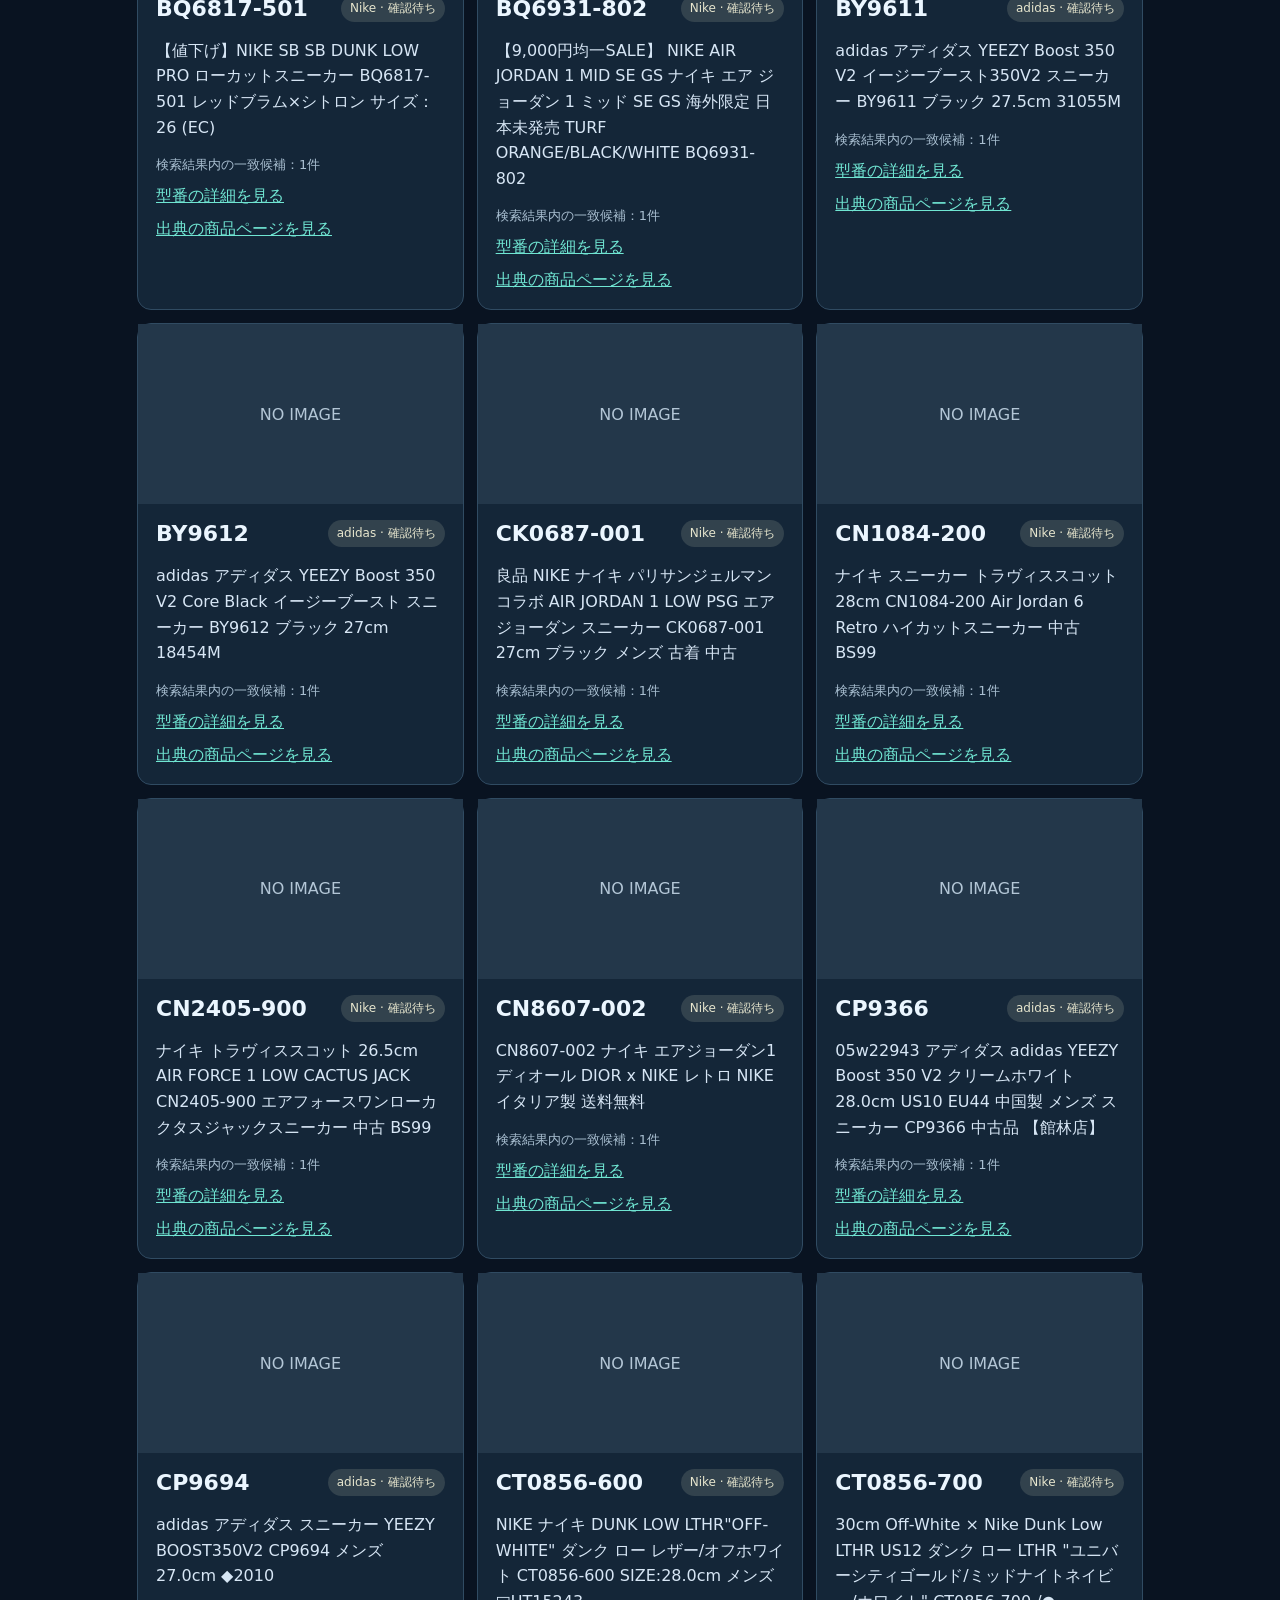
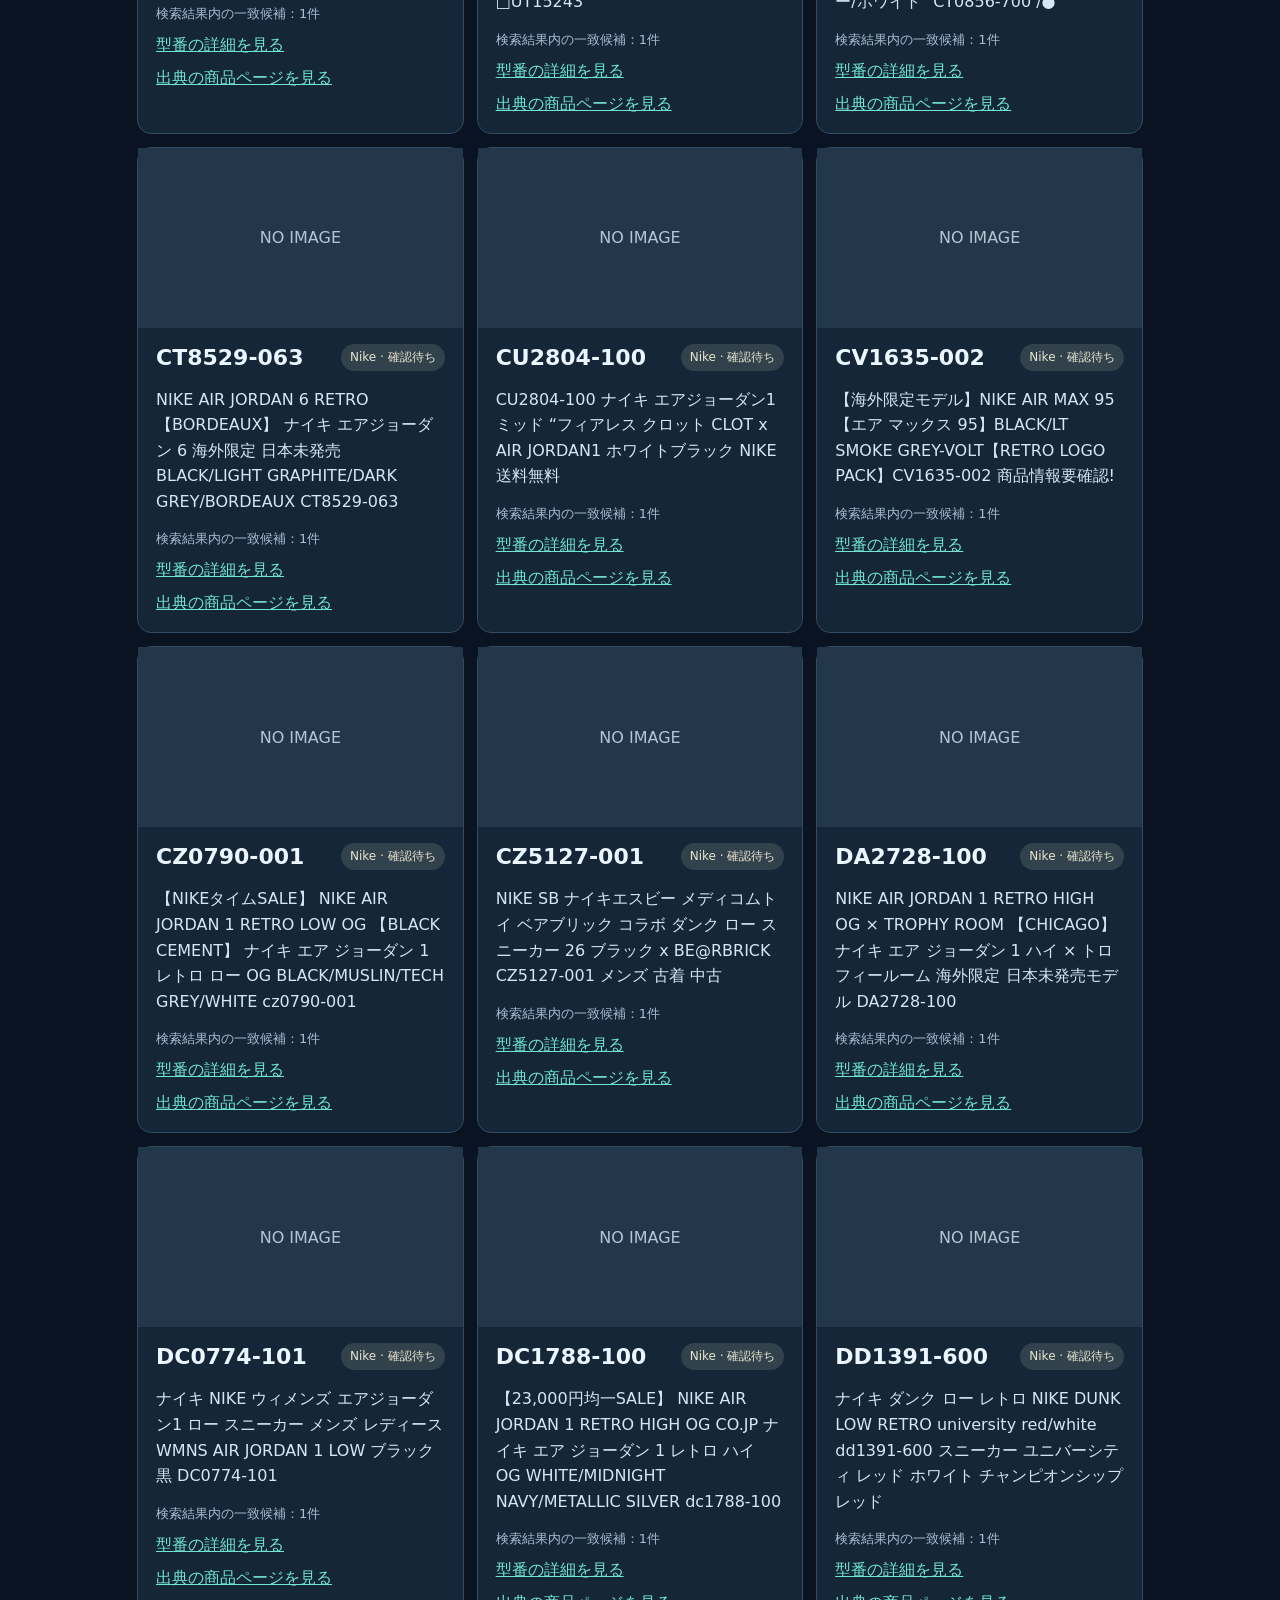
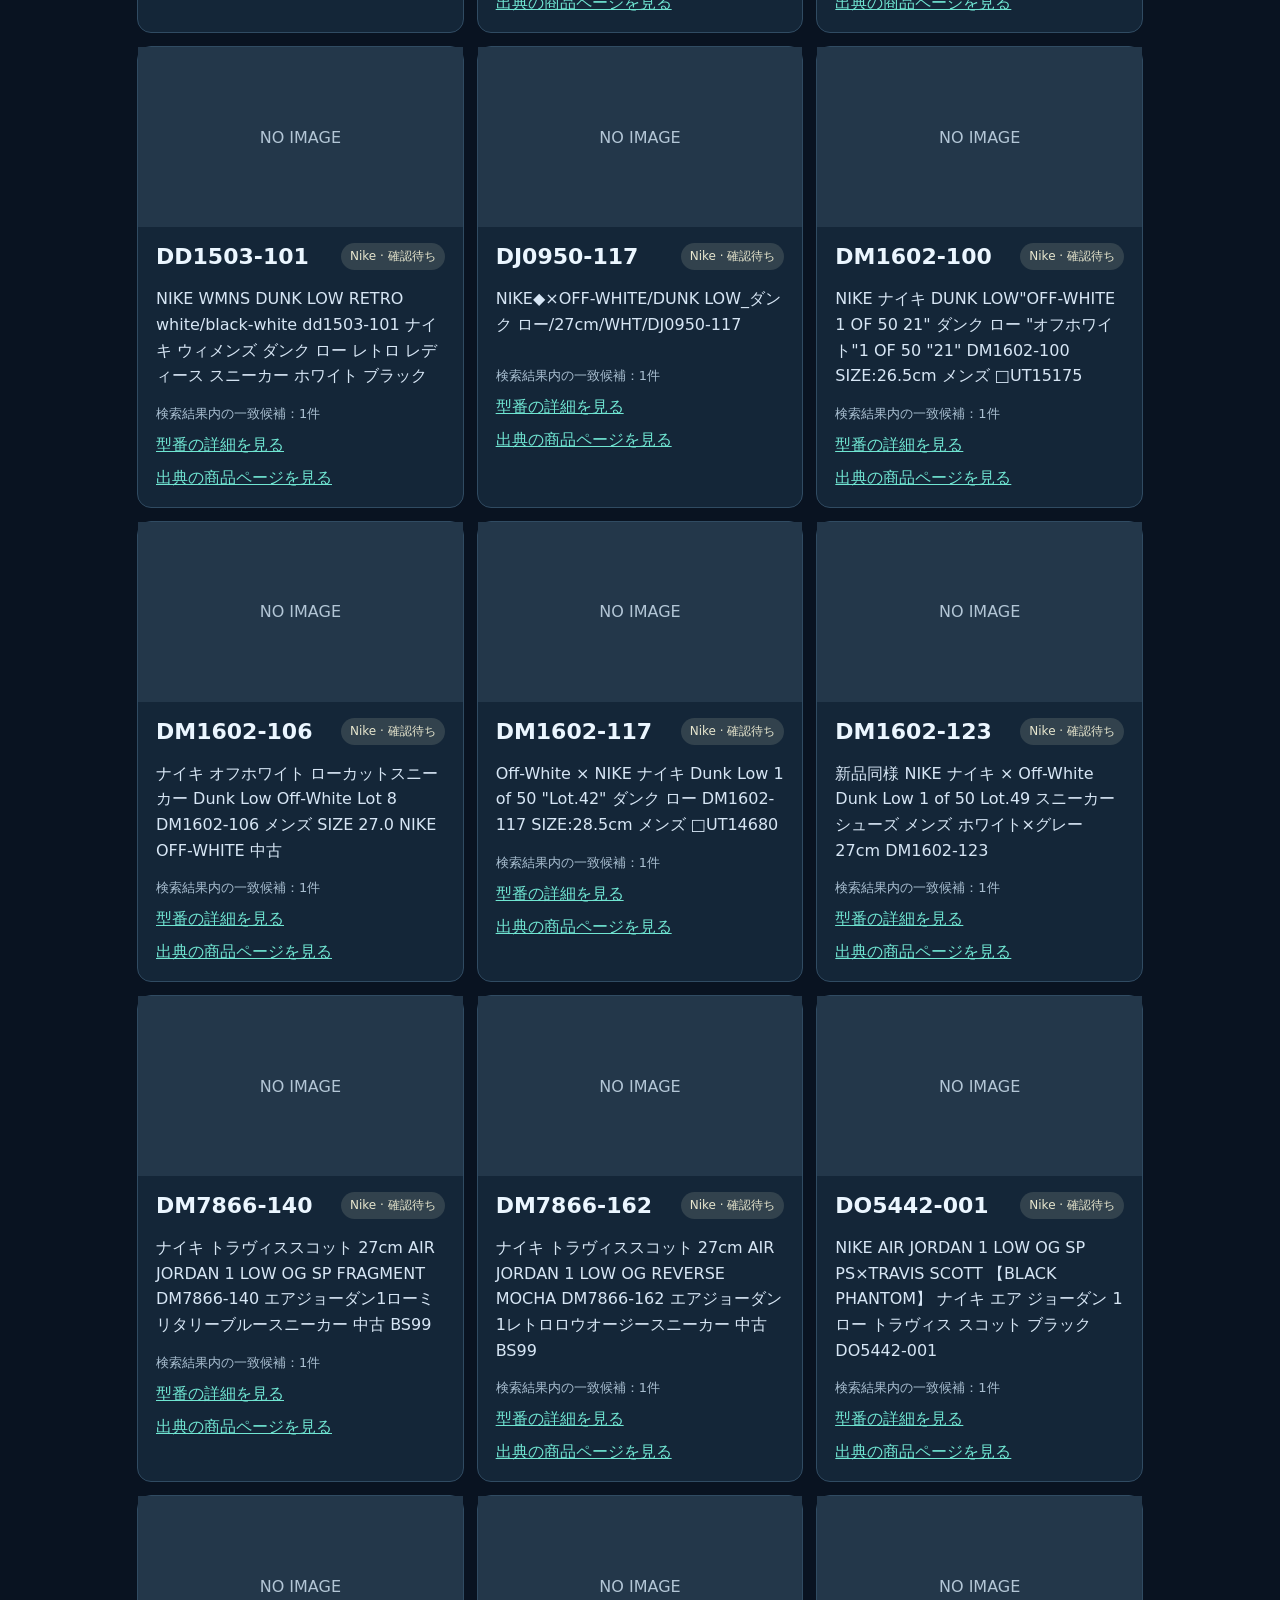
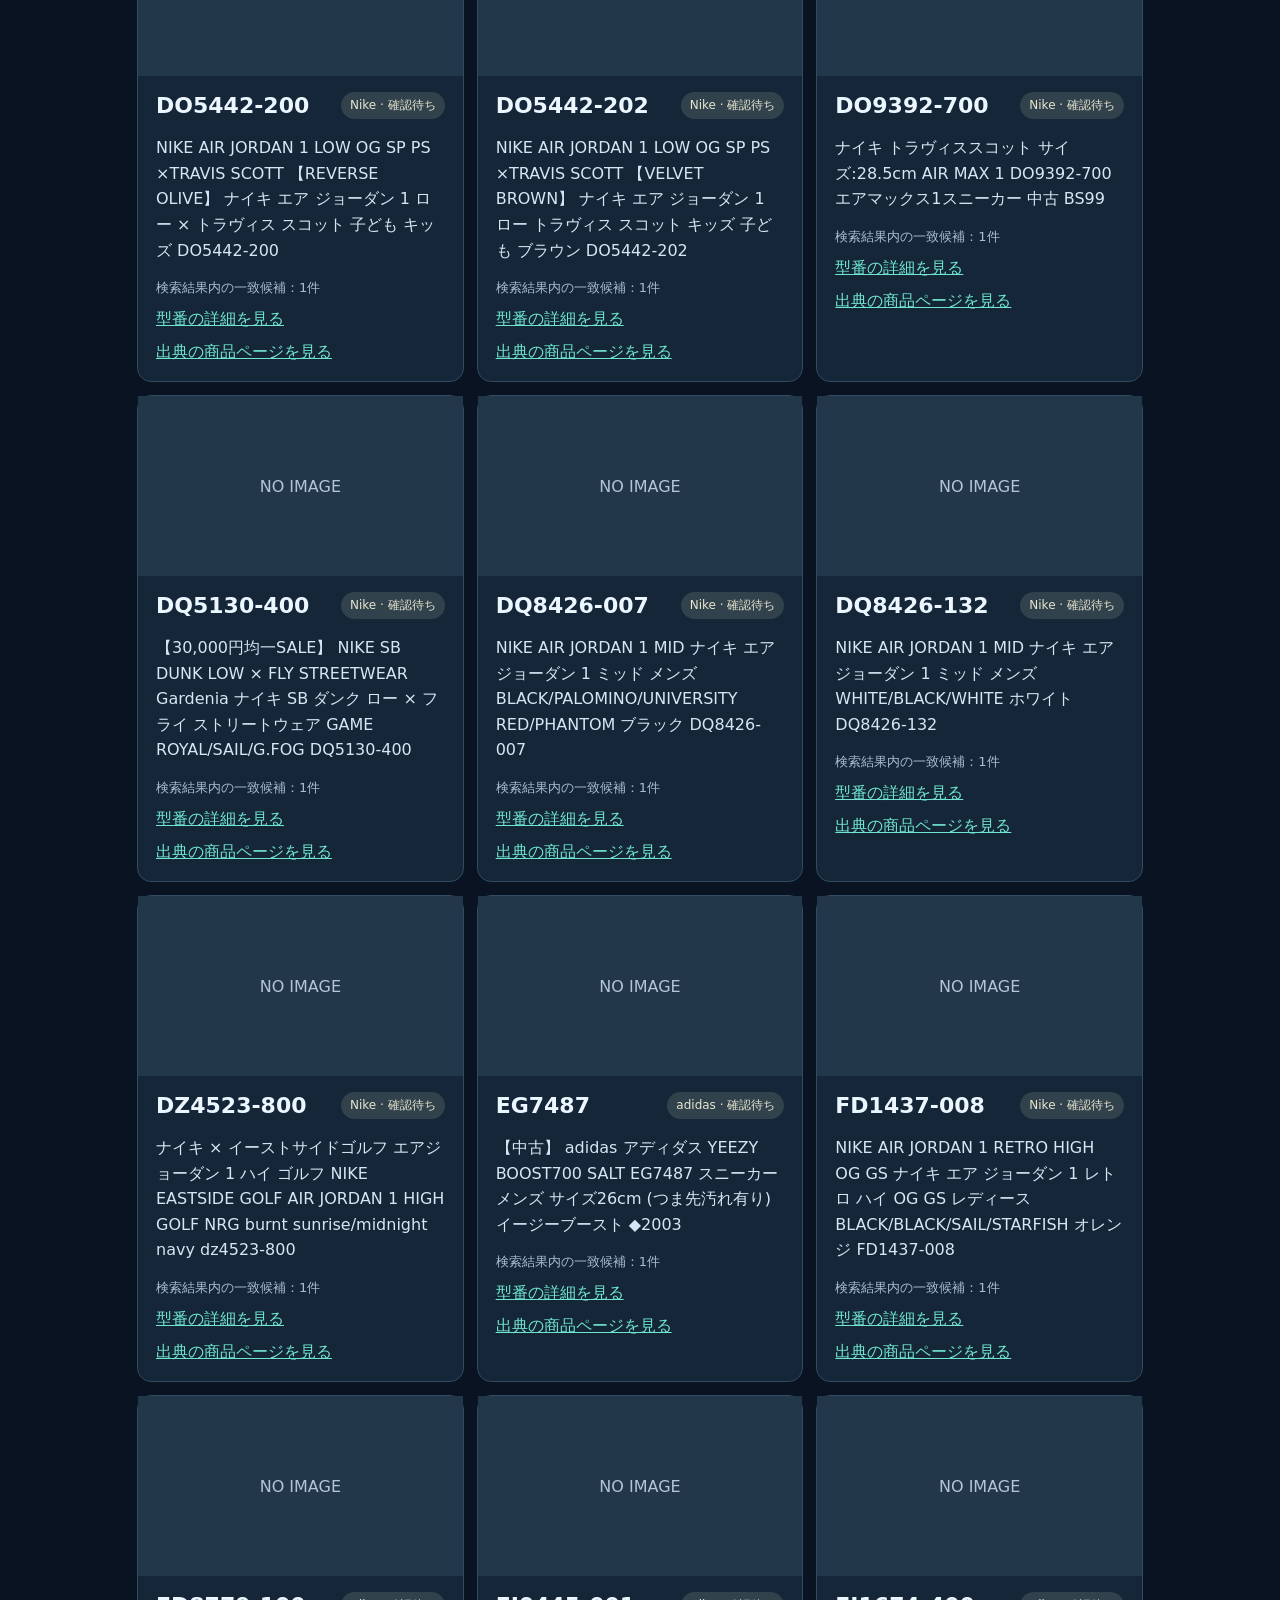
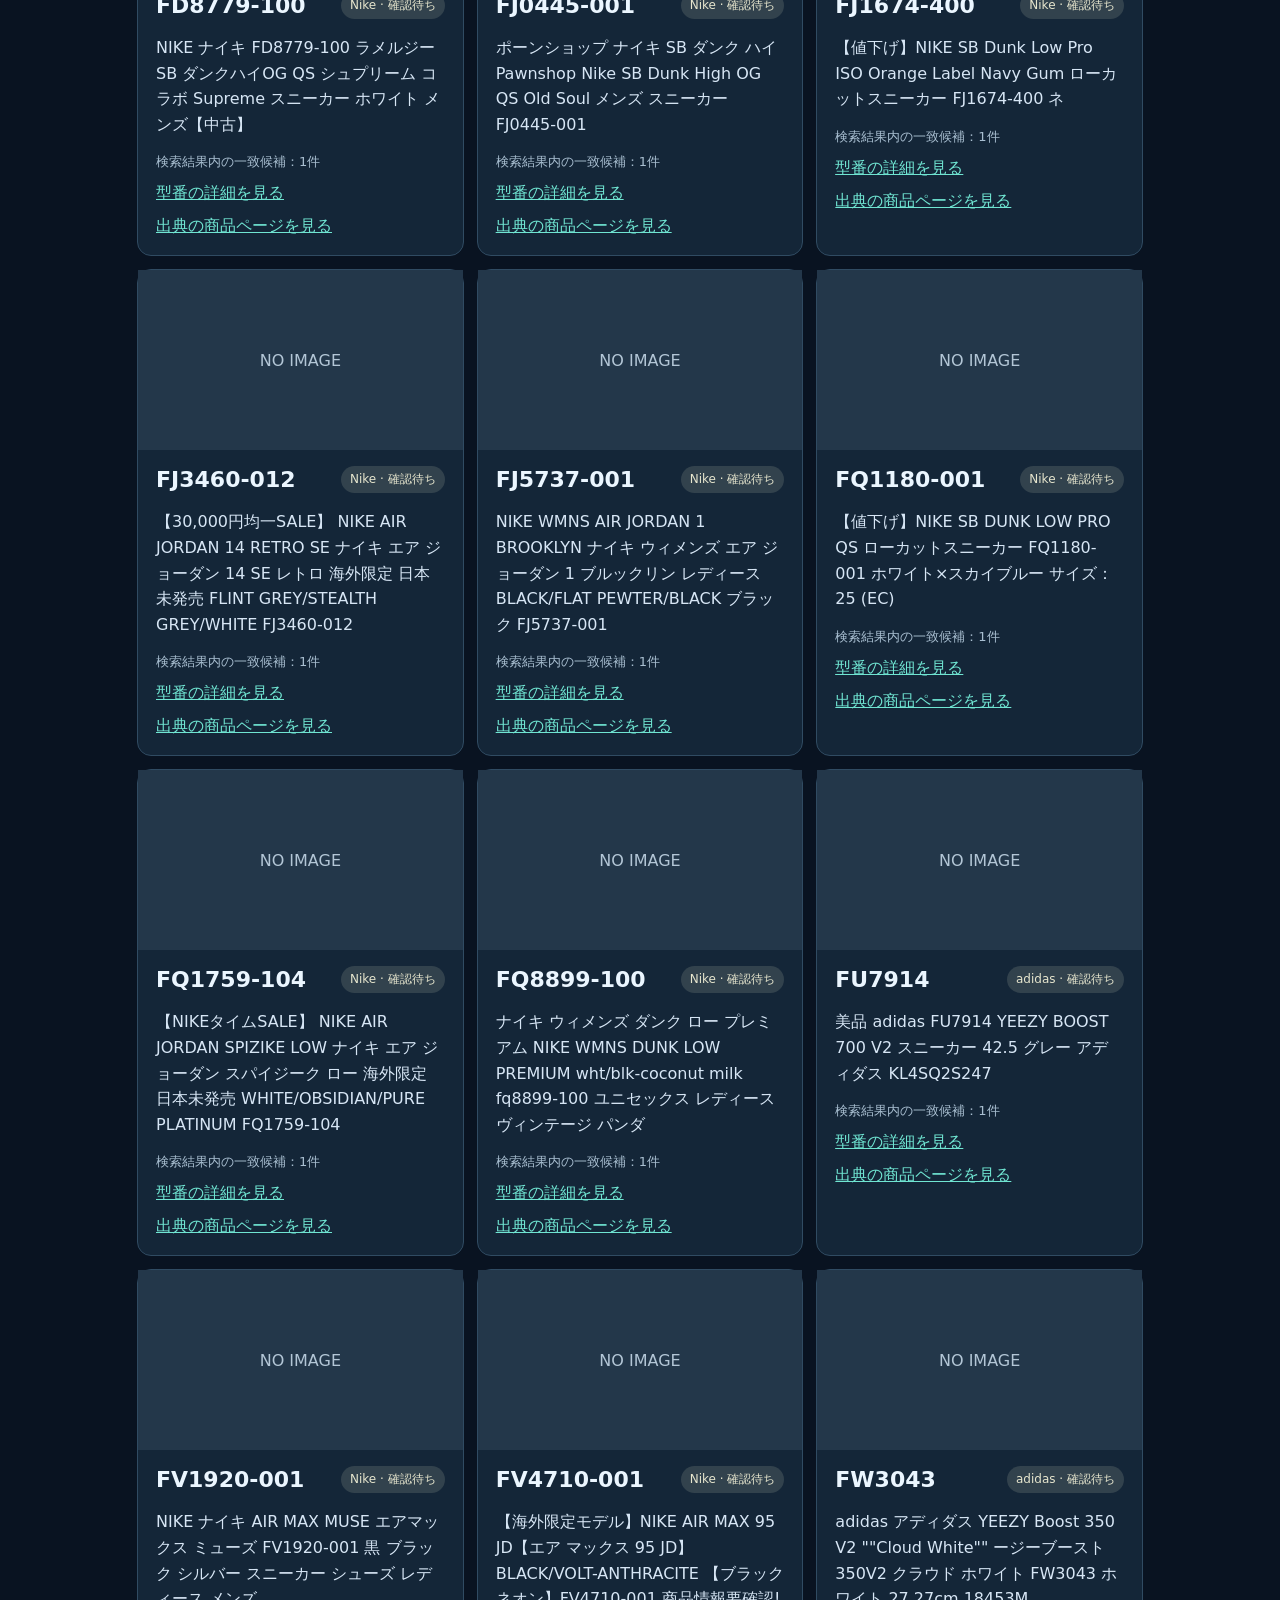
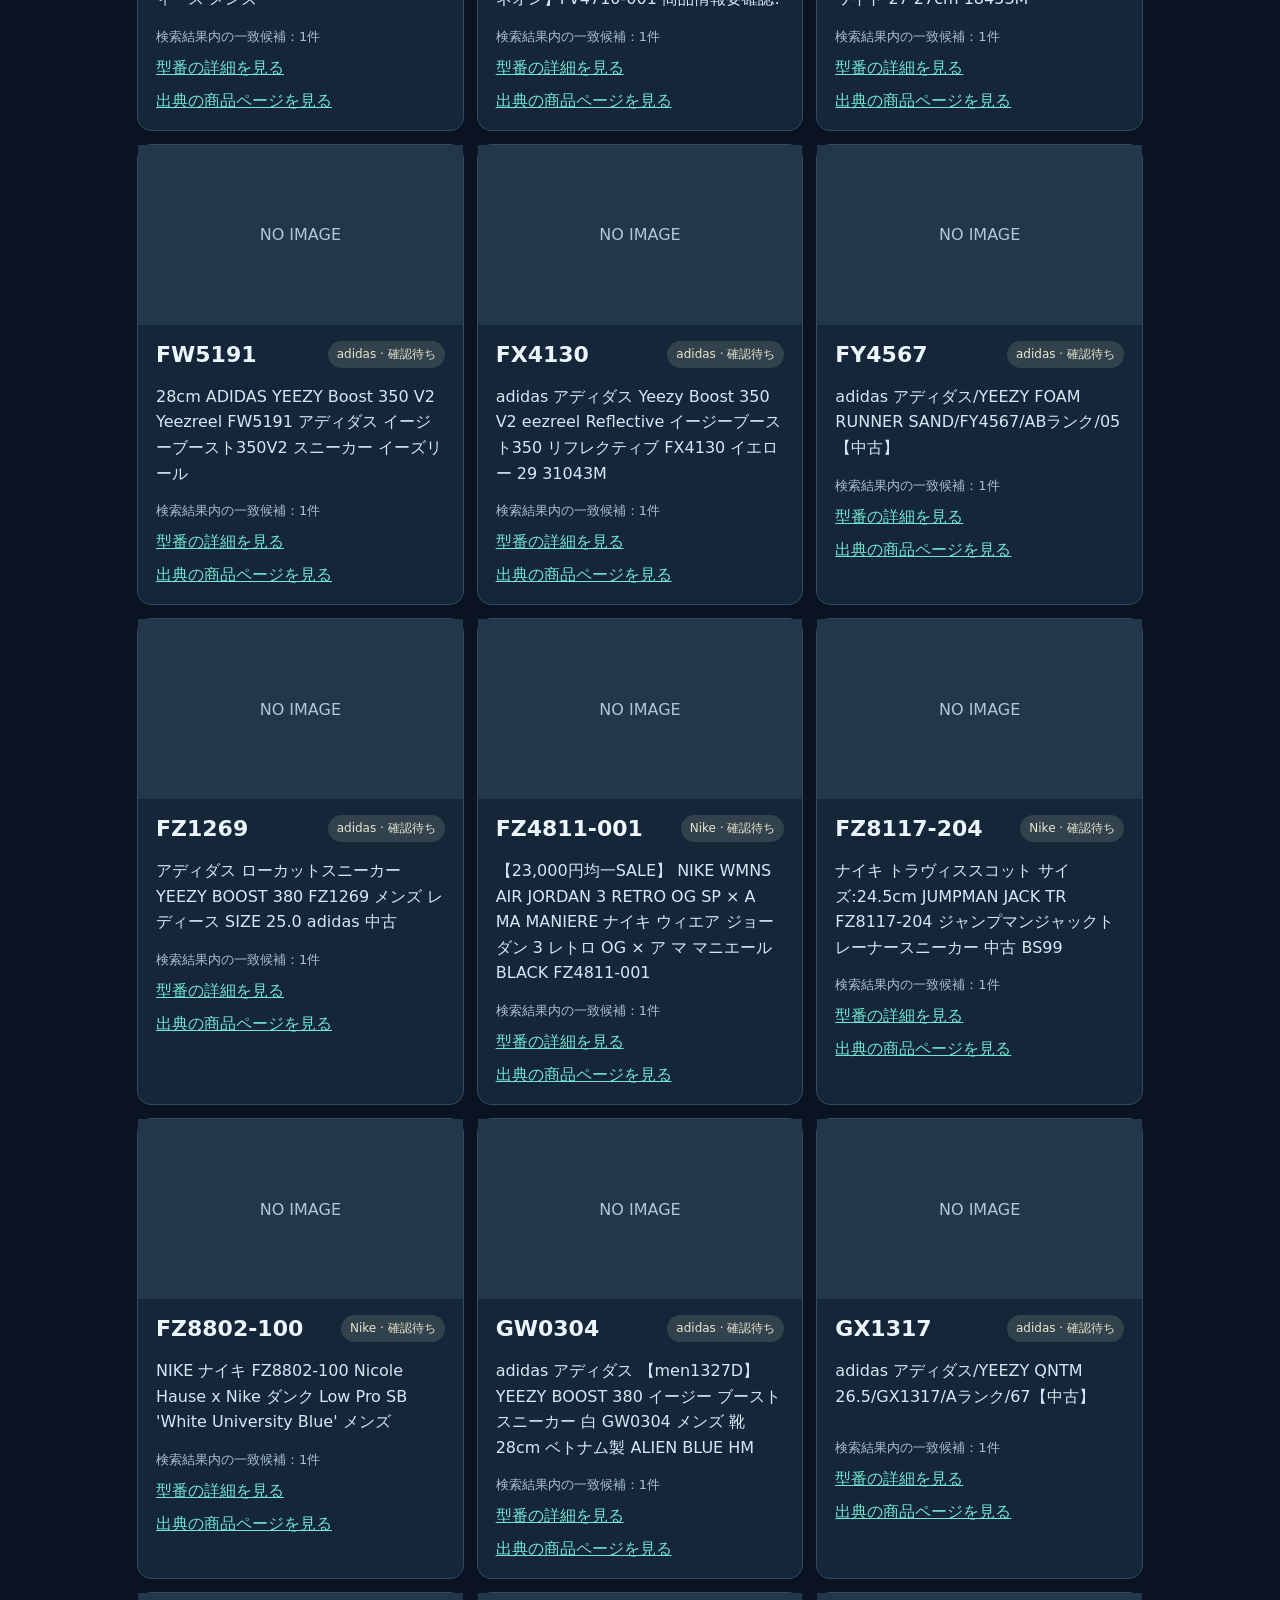
<file: models.html>
<!doctype html>
<html lang="ja"><head><meta charset="utf-8"><meta name="viewport" content="width=device-width,initial-scale=1">
<title>スニーカー型番探索｜PREMIUM PULSE</title><meta name="description" content="Yahoo!ショッピングから抽出したスニーカー型番候補を検索。未確認データを明示して掲載しています。">
<style>
:root{font-family:system-ui,-apple-system,sans-serif;color:#ebf6ff;background:#091321}*{box-sizing:border-box}body{margin:0}main{max-width:1050px;margin:auto;padding:22px}header{display:flex;justify-content:space-between;align-items:center;gap:10px;flex-wrap:wrap}a{color:#70e5d2}.logo{font-weight:900;letter-spacing:.08em}h1{font-size:clamp(30px,6vw,50px);margin:26px 0 10px}.subtitle{color:#b6c9dd;line-height:1.7}.notice{background:#1c3545;border:1px solid #436979;padding:16px;border-radius:12px;line-height:1.7;margin:22px 0}.toolbar{display:flex;gap:10px;flex-wrap:wrap;margin:20px 0}input,select{background:#15283a;color:#fff;border:1px solid #4b667f;border-radius:9px;padding:13px;font-size:16px;min-height:48px}input{flex:3;min-width:220px}select{flex:1;min-width:170px}.brand-stats{display:grid;grid-template-columns:repeat(auto-fit,minmax(135px,1fr));gap:10px;margin:18px 0}.brand-stat{border:1px solid #365a70;border-radius:12px;padding:12px;background:#142c3f;color:#e6f5ff;text-decoration:none}.brand-stat small{display:block;color:#acc6d6}.brand-stat strong{display:block;font-size:24px;color:#76ead5}.brand-stat em{display:block;font-size:11px;color:#bacbd9;font-style:normal}.summary{display:flex;gap:14px;align-items:center;flex-wrap:wrap;margin-bottom:14px;color:#bdd4e5}.summary strong{font-size:25px;color:#76ead5}.grid{display:grid;grid-template-columns:repeat(auto-fit,minmax(280px,1fr));gap:13px}.photo{height:180px;margin:-18px -18px 16px;background:#23374a;display:flex;align-items:center;justify-content:center;color:#b3c6d6;overflow:hidden}.photo img{height:100%;width:100%;object-fit:contain;background:#f5f5f5}.card{background:#142638;border:1px solid #304b62;border-radius:14px;padding:18px;min-width:0}.top{display:flex;justify-content:space-between;align-items:center;gap:8px}.sku{font-weight:850;font-size:22px;overflow-wrap:anywhere}.badge{font-size:12px;border-radius:99px;background:#32424d;color:#e7e6ce;padding:5px 9px;white-space:nowrap}.name{line-height:1.6;min-height:65px;color:#d7e6f5;overflow-wrap:anywhere}.meta{font-size:13px;color:#a9bfd1}.view{display:inline-block;margin-top:12px}.empty{padding:30px;border:1px dashed #4b667f;border-radius:12px;text-align:center}footer{margin:35px 0;color:#a9bfd1;font-size:13px}
</style><script async src="https://www.googletagmanager.com/gtag/js?id=G-8F23HQRW4W"></script><script>window.dataLayer=window.dataLayer||[];function gtag(){dataLayer.push(arguments)}gtag('js',new Date());gtag('config','G-8F23HQRW4W');</script><link rel="stylesheet" href="./site-nav.css"><script src="./site-nav.js" defer></script></head><body><main><header><div class="logo">PREMIUM PULSE</div><a href="./">トップページへ戻る</a></header>
<h1>スニーカー型番探索</h1><p class="subtitle">Nike・adidas・New Balance・ASICS・PUMAなど、毎日の自動収集で見つかった型番候補を検索できます。スニーカー情報を発見・調査するためのページです。</p>
<div class="notice"><b>掲載データはすべて未確認の候補です。</b> 商品名から型番らしい文字列を抽出した段階で、ブランド・モデルの一致、真贋、サイズ、プレミア性は未検証です。「一致した出品候補数」は市場の取引数や販売実績ではありません。</div>
<section aria-label="ブランド別の収集状況"><h2 style="font-size:21px;margin:26px 0 8px">ブランド別の型番候補</h2><p class="subtitle" style="margin:0">件数は発見した未確認の型番候補。価格追跡中の商品数ではありません。</p><div id="brandStats" class="brand-stats"><div class="empty">集計中…</div></div></section><div class="toolbar"><input id="q" aria-label="型番・商品名を検索" placeholder="型番・商品名で検索（例: Travis Scott）"><select id="brand" aria-label="ブランド"><option value="">全ブランド</option><option value="Nike">Nike / Jordan</option><option value="adidas">adidas</option><option value="New Balance">New Balance</option><option value="ASICS">ASICS</option><option value="PUMA">PUMA</option></select><select id="sort" aria-label="表示順"><option value="found">検出件数が多い順</option><option value="sku">型番順</option></select></div>
<div class="summary"><span>候補 <strong id="count">—</strong> 件</span><span id="update">読み込み中…</span></div><div class="grid" id="list" aria-live="polite"></div>
<footer>データ取得元：Yahoo!ショッピング 商品検索API。外部出品ページに移動した際の価格・内容は予告なく変更される場合があります。<p><a href="./status.html">データ収集状況を見る</a></p></footer></main>
<script>
const q=document.getElementById('q'),brand=document.getElementById('brand'),sort=document.getElementById('sort'),list=document.getElementById('list');
let rows=[];const initialBrand=new URLSearchParams(location.search).get('brand');if(['Nike','adidas','New Balance','ASICS','PUMA'].includes(initialBrand))brand.value=initialBrand;
function inferBrand(name){const n=String(name||'').toUpperCase();if(/NEW BALANCE|ニューバランス/.test(n))return 'New Balance';if(/ADIDAS|アディダス|YEEZY/.test(n))return 'adidas';if(/ASICS|アシックス/.test(n))return 'ASICS';if(/PUMA|プーマ/.test(n))return 'PUMA';if(/NIKE|ナイキ|JORDAN|ジョーダン/.test(n))return 'Nike';return ''}
function renderBrandStats(){
 const stats=document.getElementById('brandStats');stats.replaceChildren();
 const brands=[['Nike','Nike / Jordan'],['adidas','adidas'],['New Balance','New Balance'],['ASICS','ASICS'],['PUMA','PUMA']];
 for(const [key,label] of brands){const count=rows.filter(r=>(r.brand||inferBrand(r.sample_name))===key).length;const a=document.createElement('a');a.className='brand-stat';a.href='./models.html?brand='+encodeURIComponent(key);const head=document.createElement('small');head.textContent=label;const number=document.createElement('strong');number.textContent=count+'件';const note=document.createElement('em');note.textContent=count?'型番候補・未確認':'収集待ち';a.append(head,number,note);stats.append(a)}
}
function card(r){
 const article=document.createElement('article');article.className='card';const pic=document.createElement('div');pic.className='photo';pic.textContent='NO IMAGE';try{const u=new URL(r.sample_image_url);if(u.protocol==='https:'&&((host)=>host==="yimg.jp"||host.endsWith(".yimg.jp"))(u.hostname)){const img=document.createElement('img');img.src=u.href;img.loading='lazy';img.alt=(r.sample_name||'スニーカー')+'の参考商品画像';img.referrerPolicy='no-referrer';img.onerror=()=>{pic.replaceChildren();pic.textContent='NO IMAGE'};pic.replaceChildren(img)}}catch{}article.append(pic);
 const top=document.createElement('div');top.className='top';
 const sku=document.createElement('span');sku.className='sku';sku.textContent=r.sku||'型番不明';
 const badge=document.createElement('span');badge.className='badge';badge.textContent=(r.brand||inferBrand(r.sample_name)||'ブランド未確認')+' · 確認待ち';
 top.append(sku,badge);article.append(top);
 const name=document.createElement('p');name.className='name';name.textContent=r.sample_name||'商品名未登録';article.append(name);
 const meta=document.createElement('div');meta.className='meta';meta.textContent='検索結果内の一致候補：'+Number(r.matching_listings||0)+'件';article.append(meta);
 const detail=document.createElement('a');detail.className='view';detail.href='./product.html?sku='+encodeURIComponent(r.sku);detail.textContent='型番の詳細を見る';article.append(detail);article.append(document.createElement('br'));
 try{const u=new URL(r.sample_url);if(u.protocol==='https:'){const a=document.createElement('a');a.className='view';a.href=u.href;a.target='_blank';a.rel='noopener noreferrer';a.textContent='出典の商品ページを見る';article.append(a)}}catch{}
 return article
}
function render(){
 const text=q.value.trim().toLowerCase();const data=rows.filter(r=>(String(r.sku||'')+' '+String(r.sample_name||'')).toLowerCase().includes(text)&&(!brand.value||(r.brand||inferBrand(r.sample_name))===brand.value));
 data.sort(sort.value==='sku'?(a,b)=>String(a.sku).localeCompare(String(b.sku)):(a,b)=>(Number(b.matching_listings)||0)-(Number(a.matching_listings)||0)||String(a.sku).localeCompare(String(b.sku)));
 document.getElementById('count').textContent=data.length;list.replaceChildren();
 if(!data.length){const e=document.createElement('div');e.className='empty';e.textContent=rows.length?'該当する型番候補がありません。':'まだ型番候補はありません。';list.append(e)}
 else {const frag=document.createDocumentFragment();for(const row of data)frag.append(card(row));list.append(frag)}
}
q.addEventListener('input',render);brand.addEventListener('change',render);sort.addEventListener('change',render);
fetch('./data/discovery_queue.json',{cache:'no-store'}).then(r=>{if(!r.ok)throw Error('fetch');return r.json()}).then(d=>{rows=Array.isArray(d.candidates)?d.candidates:[];document.getElementById('update').textContent='最終発見：'+(d.updated_at||'未取得');renderBrandStats();render()}).catch(()=>{document.getElementById('update').textContent='データを読み込めませんでした';list.textContent='再読み込みしてお試しください。'});
</script></body></html>
</file>
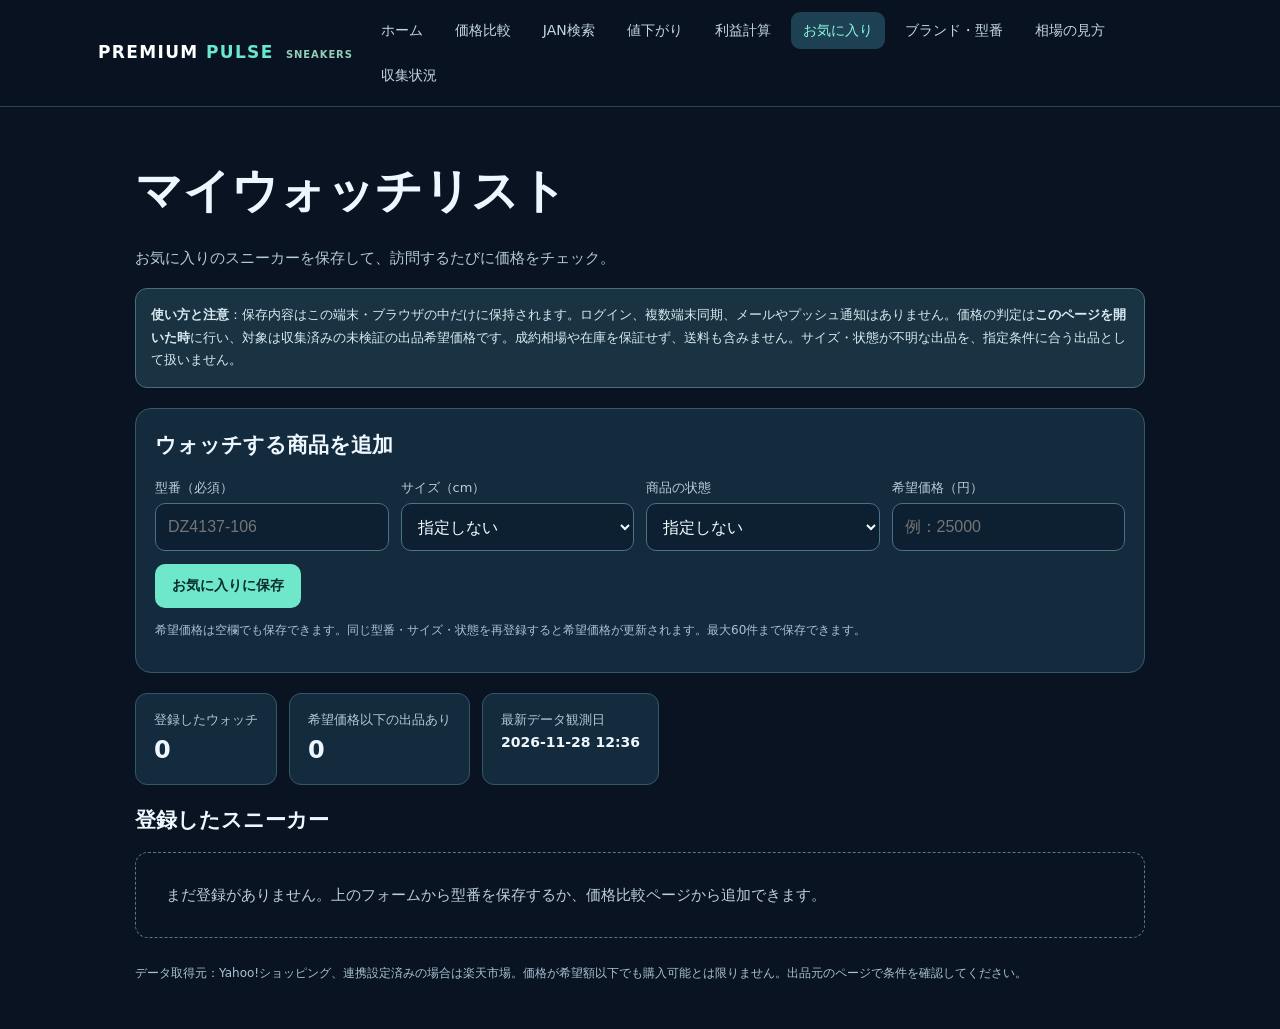
<file: my-watchlist.html>
<!doctype html><html lang="ja"><head><meta charset="utf-8"><meta name="viewport" content="width=device-width,initial-scale=1">
<title>マイウォッチリスト｜PREMIUM PULSE</title><meta name="description" content="気になるスニーカーの型番・サイズ・希望価格をブラウザに保存。次回アクセス時に掲載価格をチェック。">
<link rel="stylesheet" href="./site-nav.css">
<style>
:root{background:#091321;color:#edf7ff;font:15px/1.65 system-ui,-apple-system,sans-serif}*{box-sizing:border-box}body{margin:0}main{max-width:1050px;margin:auto;padding:20px}a{color:#80ead8}
h1{font-size:clamp(30px,5vw,47px);margin:25px 0 5px}h2{font-size:21px;margin:0 0 14px}p{color:#b4c9d8;line-height:1.75}
.panel{background:#142a3d;border:1px solid #36576e;border-radius:16px;padding:19px;margin:20px 0}
.intro{background:#193342;border:1px solid #486e7d;border-radius:12px;padding:15px;margin:17px 0;color:#d9eaf0;font-size:13px;line-height:1.75}
.fields{display:grid;grid-template-columns:repeat(4,minmax(0,1fr));gap:12px}
.field label{display:block;color:#b9cedb;font-size:13px;margin-bottom:5px}.field input,.field select{width:100%;padding:12px;border:1px solid #4b7087;background:#0c2031;color:#f5feff;border-radius:10px;min-height:48px;font-size:16px}
.actions{display:flex;gap:10px;flex-wrap:wrap;align-items:center;margin-top:13px}.btn{background:#6fe7cb;color:#082c2c;border:0;border-radius:10px;padding:11px 17px;font-weight:800;font-size:14px;cursor:pointer;min-height:44px}.secondary{background:#23475a;color:#e3f7f3;border:1px solid #47768a}
.msg{font-size:13px;color:#b2ecdc}.stats{display:flex;gap:12px;flex-wrap:wrap;margin:18px 0}.stat{border:1px solid #34586a;background:#132b3d;border-radius:12px;padding:13px 18px;min-width:130px}.stat small{color:#b2cad6}.stat strong{display:block;font-size:24px}
.grid{display:grid;grid-template-columns:repeat(auto-fit,minmax(285px,1fr));gap:15px}.card{background:#122839;border:1px solid #33536b;border-radius:15px;overflow:hidden}.photo{height:190px;background:#263f52;display:flex;align-items:center;justify-content:center;color:#b9cbd6}.photo img{width:100%;height:100%;object-fit:contain;background:#fafafa}.card-body{padding:16px}.sku{font-size:20px;color:#82ebd5;font-weight:800}.chips{display:flex;gap:6px;flex-wrap:wrap;margin:9px 0}.chip{background:#29475a;border-radius:30px;padding:3px 9px;font-size:12px}.name{font-size:14px;line-height:1.6;margin:8px 0;color:#e8f2fb;overflow-wrap:anywhere}.price{font-size:27px;font-weight:900}.goal{color:#9af3d7;font-weight:750}.nohit{color:#bdccda}.muted{font-size:12px;color:#a8c3d3;line-height:1.7}.btnbar{display:flex;flex-wrap:wrap;gap:8px;margin-top:15px}.btnbar a,.btnbar button{background:#21465a;border:1px solid #416980;border-radius:9px;padding:9px 12px;color:#d6f7f0;text-decoration:none;font-size:13px;cursor:pointer}.empty{border:1px dashed #55788d;border-radius:13px;padding:30px;color:#bdcedc;grid-column:1/-1}
@media(max-width:800px){.fields{grid-template-columns:repeat(2,minmax(0,1fr))}}@media(max-width:440px){.fields{grid-template-columns:1fr}main{padding:14px}.panel{padding:15px}}
</style>
<script async src="https://www.googletagmanager.com/gtag/js?id=G-8F23HQRW4W"></script><script>window.dataLayer=window.dataLayer||[];function gtag(){dataLayer.push(arguments)}gtag('js',new Date());gtag('config','G-8F23HQRW4W');</script>
<script src="./site-nav.js" defer></script><script src="./watch-storage.js" defer></script>
</head><body><main>
<h1>マイウォッチリスト</h1><p>お気に入りのスニーカーを保存して、訪問するたびに価格をチェック。</p>
<div class="intro"><strong>使い方と注意</strong>：保存内容はこの端末・ブラウザの中だけに保持されます。ログイン、複数端末同期、メールやプッシュ通知はありません。価格の判定は<strong>このページを開いた時</strong>に行い、対象は収集済みの未検証の出品希望価格です。成約相場や在庫を保証せず、送料も含みません。サイズ・状態が不明な出品を、指定条件に合う出品として扱いません。</div>
<section class="panel" aria-labelledby="addTitle"><h2 id="addTitle">ウォッチする商品を追加</h2>
<form id="addForm"><div class="fields">
<div class="field"><label for="sku">型番（必須）</label><input id="sku" required maxlength="32" placeholder="DZ4137-106" autocapitalize="characters" spellcheck="false"></div>
<div class="field"><label for="size">サイズ（cm）</label><select id="size"><option value="">指定しない</option></select></div>
<div class="field"><label for="condition">商品の状態</label><select id="condition"><option value="">指定しない</option><option value="new">新品</option><option value="used">中古</option><option value="unknown">状態不明のみ</option></select></div>
<div class="field"><label for="target">希望価格（円）</label><input id="target" type="number" inputmode="numeric" min="1" max="100000000" step="1" placeholder="例：25000"></div>
</div><div class="actions"><button class="btn" type="submit">お気に入りに保存</button><span id="formStatus" class="msg" role="status"></span></div></form>
<p class="muted">希望価格は空欄でも保存できます。同じ型番・サイズ・状態を再登録すると希望価格が更新されます。最大60件まで保存できます。</p>
</section>
<div class="stats"><div class="stat"><small>登録したウォッチ</small><strong id="savedCount">0</strong></div><div class="stat"><small>希望価格以下の出品あり</small><strong id="hitCount">0</strong></div><div class="stat"><small>最新データ観測日</small><strong id="updated" style="font-size:14px">読み込み中</strong></div></div>
<section><h2>登録したスニーカー</h2><div id="list" class="grid" aria-live="polite"><div class="empty">ウォッチリストを読み込んでいます…</div></div></section>
<p class="muted" style="margin:25px 0">データ取得元：Yahoo!ショッピング、連携設定済みの場合は楽天市場。価格が希望額以下でも購入可能とは限りません。出品元のページで条件を確認してください。</p>
</main>
<script>
window.addEventListener('DOMContentLoaded',()=>{
'use strict';const el=id=>document.getElementById(id),yen=n=>'¥'+Number(n).toLocaleString('ja-JP');let candidates=[],loaded=false;
for(let sz=20;sz<=30.01;sz+=.5){const o=document.createElement('option');o.value=String(sz);o.textContent=sz+' cm';el('size').append(o)}
const params=new URLSearchParams(location.search);
const preSku=params.get('sku');if(preSku&&/^[A-Za-z0-9_.-]{4,32}$/.test(preSku))el('sku').value=preSku.toUpperCase();
const preSize=params.get('size');if(preSize&&Array.from(el('size').options).some(x=>x.value===preSize))el('size').value=preSize;
const preCondition=params.get('condition');if(['','new','used','unknown'].includes(preCondition))el('condition').value=preCondition;
function sizeOf(r){if(typeof r.size_cm_hint==='number'&&r.size_cm_hint>=20&&r.size_cm_hint<=30)return r.size_cm_hint;const m=String(r.name||'').match(/(?<![\d.])((?:2[0-9]|30)(?:\.[05])?)\s*(?:cm|センチ)(?![a-z])/i);return m?Number(m[1]):null}
function validPhoto(url){try{const p=new URL(url);return p.protocol==='https:'&&/(^|\.)(yimg\.jp|rakuten\.co\.jp|rakuten\.ne\.jp|r10s\.jp)$/i.test(p.hostname)?p.href:null}catch{return null}}
function matching(w,r){if(r.watch_sku!==w.sku)return false;const sz=sizeOf(r);if(w.size&&String(sz)!==w.size)return false;if(w.condition&&w.condition!==(r.condition_hint||'unknown'))return false;return true}
function make(tag,cls,text){const x=document.createElement(tag);if(cls)x.className=cls;if(text!==undefined)x.textContent=text;return x}
function card(w){
 const relevant=candidates.filter(r=>matching(w,r)&&Number.isSafeInteger(r.price_jpy)&&r.price_jpy>0).sort((a,b)=>a.price_jpy-b.price_jpy);
 const cheapest=relevant[0],hit=w.target!==null&&relevant.length&&cheapest.price_jpy<=w.target;
 const c=make('article','card');const ph=make('div','photo','NO IMAGE');const photo=cheapest&&validPhoto(cheapest.image_url);
 if(photo){const img=make('img');img.src=photo;img.alt='出品情報の写真';img.loading='lazy';img.referrerPolicy='no-referrer';img.onerror=()=>{ph.replaceChildren();ph.textContent='NO IMAGE'};ph.replaceChildren(img)}c.append(ph);
 const b=make('div','card-body');b.append(make('div','sku',w.sku));const chips=make('div','chips');chips.append(make('span','chip',w.size?w.size+' cm':'サイズ指定なし'),make('span','chip',w.condition==='new'?'新品':w.condition==='used'?'中古':w.condition==='unknown'?'状態不明':'状態指定なし'));b.append(chips);
 if(cheapest){b.append(make('p','name',cheapest.name));b.append(make('div','price',yen(cheapest.price_jpy)));b.append(make('p','muted','一致した出品候補 '+relevant.length+'件（未検証・送料別）'));b.append(make('p','muted','最安掲載の観測：'+(cheapest.observed_at||'日時未取得')))}
 else b.append(make('p','nohit',loaded?'現在、指定条件に一致する収集済みの出品はありません。':'データ読み込み中…'));
 if(w.target!==null){b.append(make('p',hit?'goal':'muted','希望価格 '+yen(w.target)+(hit?' 以下の出品候補を検出':' ／ 条件一致・希望価格以下は未検出')))}else b.append(make('p','muted','希望価格は未設定'));
 const actions=make('div','btnbar');const link=make('a',null,'出品価格を確認');const url=new URL('./compare.html',location.href);url.searchParams.set('q',w.sku);if(w.size)url.searchParams.set('size',w.size);if(w.condition)url.searchParams.set('condition',w.condition);link.href=url.href;actions.append(link);
 const edit=make('button',null,'条件を編集');edit.type='button';edit.addEventListener('click',()=>{el('sku').value=w.sku;el('size').value=w.size;el('condition').value=w.condition;el('target').value=w.target??'';window.scrollTo({top:0,behavior:'smooth'});el('target').focus()});actions.append(edit);
 const remove=make('button',null,'削除');remove.type='button';remove.addEventListener('click',()=>{if(window.PPWatch.remove(w)){render()}else el('formStatus').textContent='削除できませんでした。ブラウザの保存設定を確認してください。'});actions.append(remove);b.append(actions);c.append(b);return {node:c,hit:!!hit}}
function render(){const ws=window.PPWatch.read(),root=el('list');root.replaceChildren();el('savedCount').textContent=ws.length;let count=0;if(!ws.length){root.append(make('div','empty','まだ登録がありません。上のフォームから型番を保存するか、価格比較ページから追加できます。'))}else for(const w of ws){const item=card(w);root.append(item.node);if(item.hit)count++}el('hitCount').textContent=count}
el('addForm').addEventListener('submit',event=>{event.preventDefault();const result=window.PPWatch.upsert({sku:el('sku').value,size:el('size').value,condition:el('condition').value,target:el('target').value});el('formStatus').textContent=result.ok?'保存しました。このブラウザ内で次回も確認できます。':result.message;if(result.ok)render()});
render();
Promise.all([fetch('./data/review_candidates.json',{cache:'no-store'}).then(r=>r.ok?r.json():null).catch(()=>null),fetch('./data/rakuten_candidates.json',{cache:'no-store'}).then(r=>r.ok?r.json():null).catch(()=>null)]).then(([y,r])=>{
candidates=[...(y?.candidates||[]),...(r?.status==='unverified_candidates'?(r.candidates||[]):[])].filter(x=>x.verification==='pending'&&x.watch_sku&&Number.isSafeInteger(x.price_jpy));
loaded=true;el('updated').textContent=y?.generated_at?y.generated_at.replace('T',' ').slice(0,16):'未取得';render()
});
});
</script></body></html>
</file>
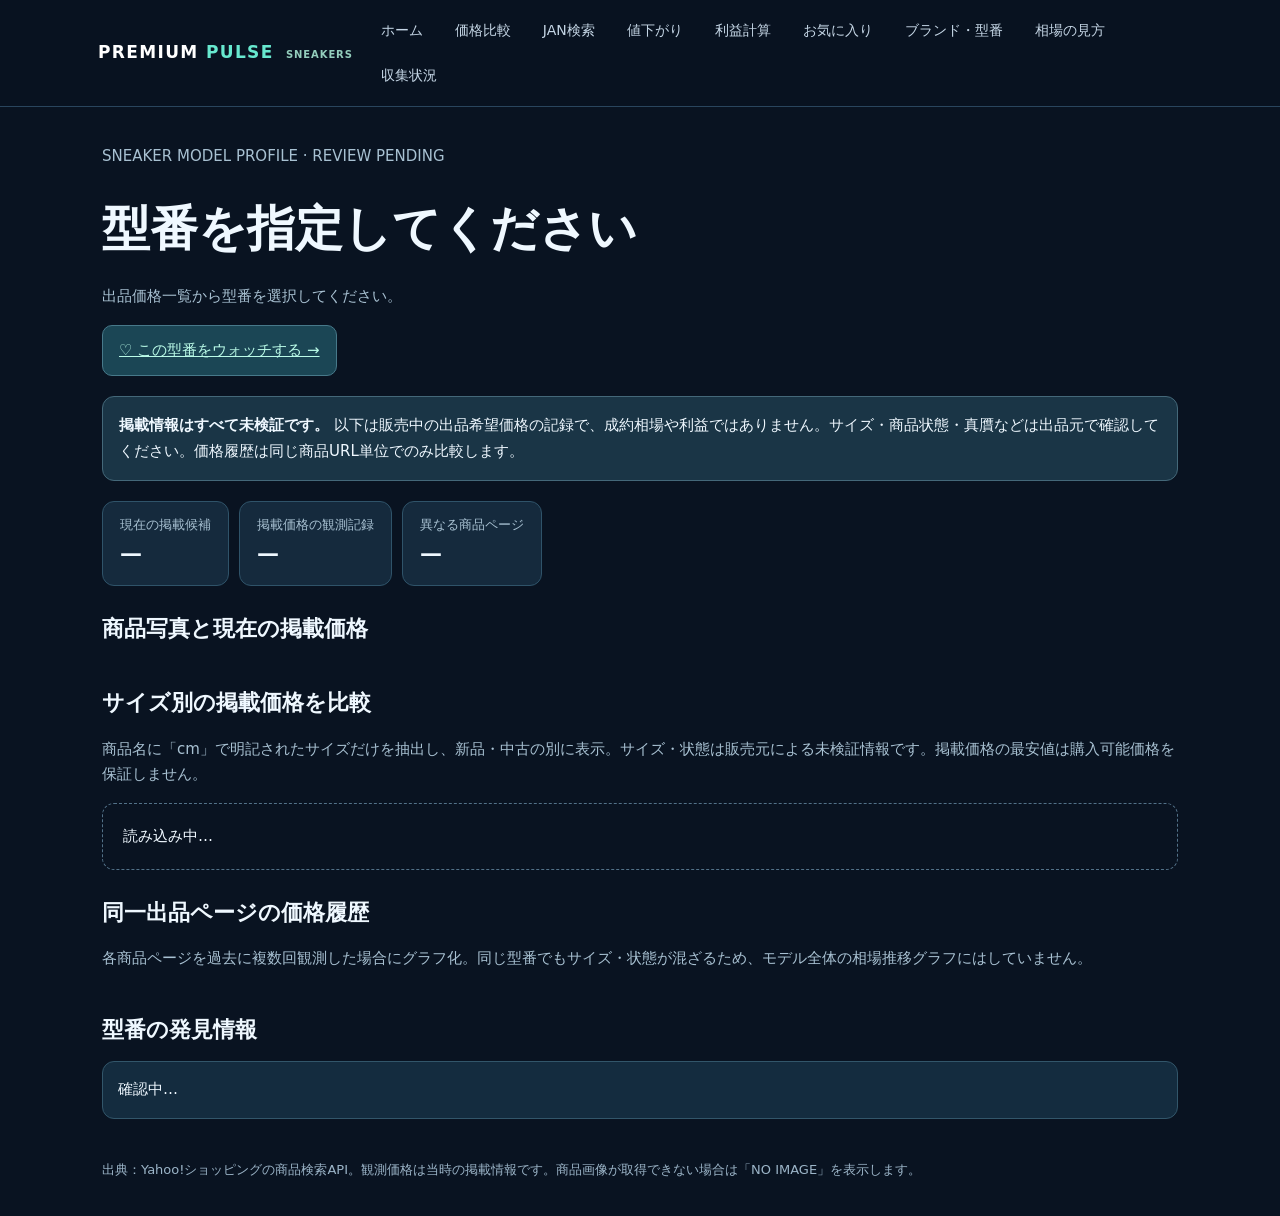
<file: product.html>
<!doctype html>
<html lang="ja"><head><meta charset="utf-8"><meta name="viewport" content="width=device-width,initial-scale=1">
<title>型番別の写真・価格履歴｜PREMIUM PULSE</title><meta name="description" content="型番ごとのスニーカー出品写真、掲載価格と同じ商品ページの価格履歴を確認。未検証データであることを明示。">
<style>
*{box-sizing:border-box}body{margin:0;background:#091321;color:#eff8ff;font:15px/1.7 system-ui,-apple-system,sans-serif}main{max-width:1120px;padding:22px;margin:auto}header{display:flex;gap:20px;justify-content:space-between;flex-wrap:wrap}a{color:#76e9d5}h1{font-size:clamp(30px,6vw,48px);margin:18px 0 8px;overflow-wrap:anywhere}h2{font-size:22px;margin:24px 0 13px}.sub{color:#a8c1d2}.notice{padding:16px;border-radius:12px;border:1px solid #446879;background:#1a3546;margin:20px 0}.statbar{display:flex;gap:10px;flex-wrap:wrap}.stat{border:1px solid #2f5369;border-radius:12px;background:#152a3d;padding:12px 17px;min-width:120px}.stat small{display:block;color:#a8c1d2}.stat strong{font-size:22px}.grid{display:grid;grid-template-columns:repeat(auto-fit,minmax(280px,1fr));gap:16px}.card{border:1px solid #304e66;border-radius:15px;background:#122638;overflow:hidden}.photo{height:220px;background:#273b4d;display:flex;align-items:center;justify-content:center;color:#bfceda}.photo img{width:100%;height:100%;object-fit:contain;background:#f6f6f6}.content{padding:17px}.content h3{font-size:16px;line-height:1.5;margin:6px 0 10px}.price{font-size:26px;font-weight:800}.muted{font-size:13px;color:#a9bfce}.chip{display:inline-block;border:1px solid #55697a;padding:2px 9px;border-radius:20px;font-size:12px}.chart{width:100%;height:auto;display:block;margin-top:10px}.chart rect{fill:#102234}.chart path{fill:none;stroke:#75e8d2;stroke-width:3;stroke-linecap:round;stroke-linejoin:round}.chart circle{fill:#75e8d2}.chart line{stroke:#3b5d73}.foot{color:#9cb5c8;font-size:13px;margin-top:40px}.empty{padding:20px;border:1px dashed #527188;border-radius:12px}.size-grid{display:grid;grid-template-columns:repeat(auto-fit,minmax(175px,1fr));gap:12px}.size-card{background:#173044;border:1px solid #35576c;border-radius:12px;padding:15px}.size-card strong{display:block;font-size:22px}.size-card small{color:#b1c9d8}.candidate{border:1px solid #32566a;border-radius:12px;padding:15px;background:#142c3f}.candidate a{overflow-wrap:anywhere}
</style><script async src="https://www.googletagmanager.com/gtag/js?id=G-8F23HQRW4W"></script><script>window.dataLayer=window.dataLayer||[];function gtag(){dataLayer.push(arguments)}gtag('js',new Date());gtag('config','G-8F23HQRW4W');</script><link rel="stylesheet" href="./site-nav.css"><script src="./site-nav.js" defer></script></head><body><main><header><b>PREMIUM PULSE</b><nav><a id="compareLink" href="./compare.html">サイト別に価格比較</a> ／ <a href="./drops.html">値下がり出品</a> ／ <a href="./listings.html">出品価格一覧</a> ／ <a href="./models.html">新型番を探す</a></nav></header>
<p class="sub">SNEAKER MODEL PROFILE · REVIEW PENDING</p><h1 id="heading">型番別の商品情報</h1><p class="sub" id="lead">データ読み込み中…</p>
<div style="margin:12px 0"><a id="watchModelLink" href="./my-watchlist.html" style="display:inline-block;border:1px solid #47798a;border-radius:10px;padding:12px 16px;background:#1b4655;color:#bafbe8">♡ この型番をウォッチする →</a></div><div class="notice"><b>掲載情報はすべて未検証です。</b> 以下は販売中の出品希望価格の記録で、成約相場や利益ではありません。サイズ・商品状態・真贋などは出品元で確認してください。価格履歴は同じ商品URL単位でのみ比較します。</div>
<div class="statbar"><div class="stat"><small>現在の掲載候補</small><strong id="count">—</strong></div><div class="stat"><small>掲載価格の観測記録</small><strong id="observations">—</strong></div><div class="stat"><small>異なる商品ページ</small><strong id="urls">—</strong></div></div>
<section><h2>商品写真と現在の掲載価格</h2><div id="cards" class="grid"><div class="empty">読み込み中…</div></div></section>
<section><h2>サイズ別の掲載価格を比較</h2><p class="sub">商品名に「cm」で明記されたサイズだけを抽出し、新品・中古の別に表示。サイズ・状態は販売元による未検証情報です。掲載価格の最安値は購入可能価格を保証しません。</p><div id="sizeComparison" class="size-grid"><div class="empty">読み込み中…</div></div></section>
<section><h2>同一出品ページの価格履歴</h2><p class="sub">各商品ページを過去に複数回観測した場合にグラフ化。同じ型番でもサイズ・状態が混ざるため、モデル全体の相場推移グラフにはしていません。</p><div id="charts" class="grid"><div class="empty">読み込み中…</div></div></section>
<section><h2>型番の発見情報</h2><div id="discovery" class="candidate">確認中…</div></section>
<p class="foot">出典：Yahoo!ショッピングの商品検索API。観測価格は当時の掲載情報です。商品画像が取得できない場合は「NO IMAGE」を表示します。</p>
</main>
<script>
const el=id=>document.getElementById(id),yen=n=>'¥'+Number(n).toLocaleString('ja-JP'),svgNS='http://www.w3.org/2000/svg';
const sku=(new URLSearchParams(location.search).get('sku')||'').toUpperCase().trim();
const valid=/^[A-Z0-9_.-]{4,32}$/.test(sku);if(valid)document.getElementById('watchModelLink').href='./my-watchlist.html?sku='+encodeURIComponent(sku);
function node(tag,cls,text){const x=document.createElement(tag);if(cls)x.className=cls;if(text!==undefined)x.textContent=text;return x}
function safeLink(url){try{const u=new URL(url);return u.protocol==='https:'?u.href:null}catch{return null}}
function photo(url,name){const p=node('div','photo','NO IMAGE');const safe=safeLink(url);if(safe&&/(^|\.)yimg\.jp$/i.test(new URL(safe).hostname)){const img=node('img');img.loading='lazy';img.referrerPolicy='no-referrer';img.src=safe;img.alt=name+'の掲載写真';img.onerror=()=>{p.replaceChildren();p.textContent='NO IMAGE'};p.replaceChildren(img)}return p}
function listingSize(r){if(typeof r.size_cm_hint==='number'&&r.size_cm_hint>=20&&r.size_cm_hint<=30)return r.size_cm_hint;const m=String(r.name||'').match(/(?<![\d.])((?:2[0-9]|30)(?:\.[05])?)\s*(?:cm|センチ)(?![a-z])/i);return m?Number(m[1]):null}
function showSizes(rows){const groups=new Map();for(const r of rows){const sz=listingSize(r);if(sz==null)continue;const state=r.condition_hint==='new'?'新品':r.condition_hint==='used'?'中古':'状態不明',key=sz+'|'+state;if(!groups.has(key))groups.set(key,{size:sz,state,rows:[]});groups.get(key).rows.push(r)}
const root=el('sizeComparison');root.replaceChildren();if(!groups.size){root.append(node('div','empty','サイズを明記した出品候補がまだありません。'));return}
const vals=[...groups.values()].sort((a,b)=>a.size-b.size||a.state.localeCompare(b.state));for(const g of vals){const c=node('article','size-card');c.append(node('small','',g.size+'cm / '+g.state+'（未検証）'));const prices=g.rows.map(x=>x.price_jpy).filter(x=>Number.isSafeInteger(x)&&x>0);if(!prices.length)continue;c.append(node('strong','',yen(Math.min(...prices))));c.append(node('small','','掲載価格の最低値 / '+prices.length+'件の候補'));const cheapest=g.rows.find(x=>x.price_jpy===Math.min(...prices)),url=safeLink(cheapest?.url);if(url){const a=node('a','','元の出品を確認');a.href=url;a.target='_blank';a.rel='noopener noreferrer';c.append(node('div',''));c.append(a)}root.append(c)}}
function itemCard(r){const c=node('article','card'),b=node('div','content');c.append(photo(r.image_url,r.name||sku));b.append(node('div','muted',sku),node('h3','',r.name||'商品名不明'),node('div','price',yen(r.price_jpy)),node('span','chip',r.condition_hint==='used'?'中古（API表示）':r.condition_hint==='new'?'新品（API表示）':'状態不明'));b.append(node('p','muted','出品者：'+(r.seller||'不明')+' ／ 観測：'+(r.observed_at||'不明')));const u=safeLink(r.url);if(u){const a=node('a','', '出品ページで確認する');a.href=u;a.rel='noopener noreferrer';a.target='_blank';b.append(a)}c.append(b);return c}
function chartCard(rows){const latest=rows[rows.length-1],c=node('article','card'),b=node('div','content');b.append(node('div','muted',latest.name||sku),node('div','price',yen(latest.price_jpy)),node('div','muted','同一URLの観測 '+rows.length+' 回'));let distinct=[...new Set(rows.map(x=>x.observed_at))];if(distinct.length<2){b.append(node('p','muted','まだ異なる時刻の観測が不足しています。'));}else{
const svg=document.createElementNS(svgNS,'svg');svg.setAttribute('viewBox','0 0 420 180');svg.setAttribute('role','img');svg.setAttribute('aria-label','同じ出品ページの掲載価格の推移');svg.classList.add('chart');
const vals=rows.map(x=>x.price_jpy),min=Math.min(...vals),max=Math.max(...vals),diff=Math.max(1,max-min),times=rows.map(r=>Date.parse(r.observed_at)||0),lo=Math.min(...times),hi=Math.max(...times),dt=Math.max(1,hi-lo);
const line=document.createElementNS(svgNS,'line');line.setAttribute('x1',18);line.setAttribute('x2',402);line.setAttribute('y1',144);line.setAttribute('y2',144);svg.append(line);
const coords=rows.map((r,i)=>[(times[i]-lo)/dt*384+18,144-(r.price_jpy-min)/diff*105]);
const path=document.createElementNS(svgNS,'path');path.setAttribute('d',coords.map((p,i)=>(i?'L':'M')+p[0].toFixed(2)+' '+p[1].toFixed(2)).join(' '));svg.append(path);
for(const [x,y] of coords){const circle=document.createElementNS(svgNS,'circle');circle.setAttribute('cx',x);circle.setAttribute('cy',y);circle.setAttribute('r',3.5);svg.append(circle)}
b.append(svg,node('div','muted','初回 '+yen(rows[0].price_jpy)+' → 最新 '+yen(latest.price_jpy)+'（'+(latest.price_jpy-rows[0].price_jpy>=0?'+':'')+(latest.price_jpy-rows[0].price_jpy).toLocaleString('ja-JP')+'円）'),node('div','muted',rows[0].observed_at+' 〜 '+latest.observed_at));
if(min===max)b.append(node('p','muted','観測期間内の掲載価格に変化はありません。'));
}
const url=safeLink(latest.url);if(url){const a=node('a','','元の商品ページを確認');a.href=url;a.target='_blank';a.rel='noopener noreferrer';b.append(a)}c.append(b);return c}
async function load(){if(!valid){el('heading').textContent='型番を指定してください';el('lead').textContent='出品価格一覧から型番を選択してください。';el('cards').textContent='';el('charts').textContent='';return}
el('heading').textContent=sku;document.title=sku+' | PREMIUM PULSE';el('compareLink').href='./compare.html?sku='+encodeURIComponent(sku);
const get=p=>fetch(p,{cache:'no-store'}).then(r=>{if(!r.ok)throw Error(p);return r.json()}).catch(()=>null);
const [current,history,discovery]=await Promise.all([get('./data/review_candidates.json'),get('./data/price_history.json'),get('./data/discovery_queue.json')]);
const rows=(current?.candidates||[]).filter(x=>x.watch_sku===sku&&Number.isSafeInteger(x.price_jpy)&&x.price_jpy>0),observed=(history?.observations||[]).filter(x=>x.watch_sku===sku&&Number.isSafeInteger(x.price_jpy)&&x.price_jpy>0);
const candidate=(discovery?.candidates||[]).find(x=>x.sku===sku);
el('count').textContent=rows.length;el('observations').textContent=observed.length;el('urls').textContent=new Set(observed.map(x=>x.url)).size;
el('lead').textContent=rows.length?'Yahoo!ショッピングで観測した同型番の出品候補を表示しています。':candidate?'発見した型番候補です。価格追跡はまだ始まっていません。':'この型番の収集データはまだありません。';
showSizes(rows);
el('cards').replaceChildren();if(rows.length){const frag=document.createDocumentFragment();for(const r of rows)frag.append(itemCard(r));el('cards').append(frag)}else el('cards').append(node('div','empty','現在の掲載候補はありません。'));
const groups=new Map();for(const r of observed){const u=safeLink(r.url);if(!u)continue;if(!groups.has(u))groups.set(u,[]);groups.get(u).push(r)}el('charts').replaceChildren();
if(groups.size){const frag=document.createDocumentFragment();for(const rs of groups.values()){rs.sort((a,b)=>String(a.observed_at).localeCompare(String(b.observed_at)));frag.append(chartCard(rs))}el('charts').append(frag)}else el('charts').append(node('div','empty','価格履歴の記録はまだありません。'));
const d=el('discovery');d.replaceChildren();
if(candidate){d.append(node('div','muted','新型番として発見・未確認'),node('p','',candidate.sample_name||sku));const url=safeLink(candidate.sample_url);if(url){const a=node('a','','発見元の商品を確認');a.href=url;a.target='_blank';a.rel='noopener noreferrer';d.append(a)}}else d.textContent='発見候補としての補足情報はありません。';
}
load().catch(()=>{el('lead').textContent='データ読み込みに失敗しました。';});
</script></body></html>
</file>
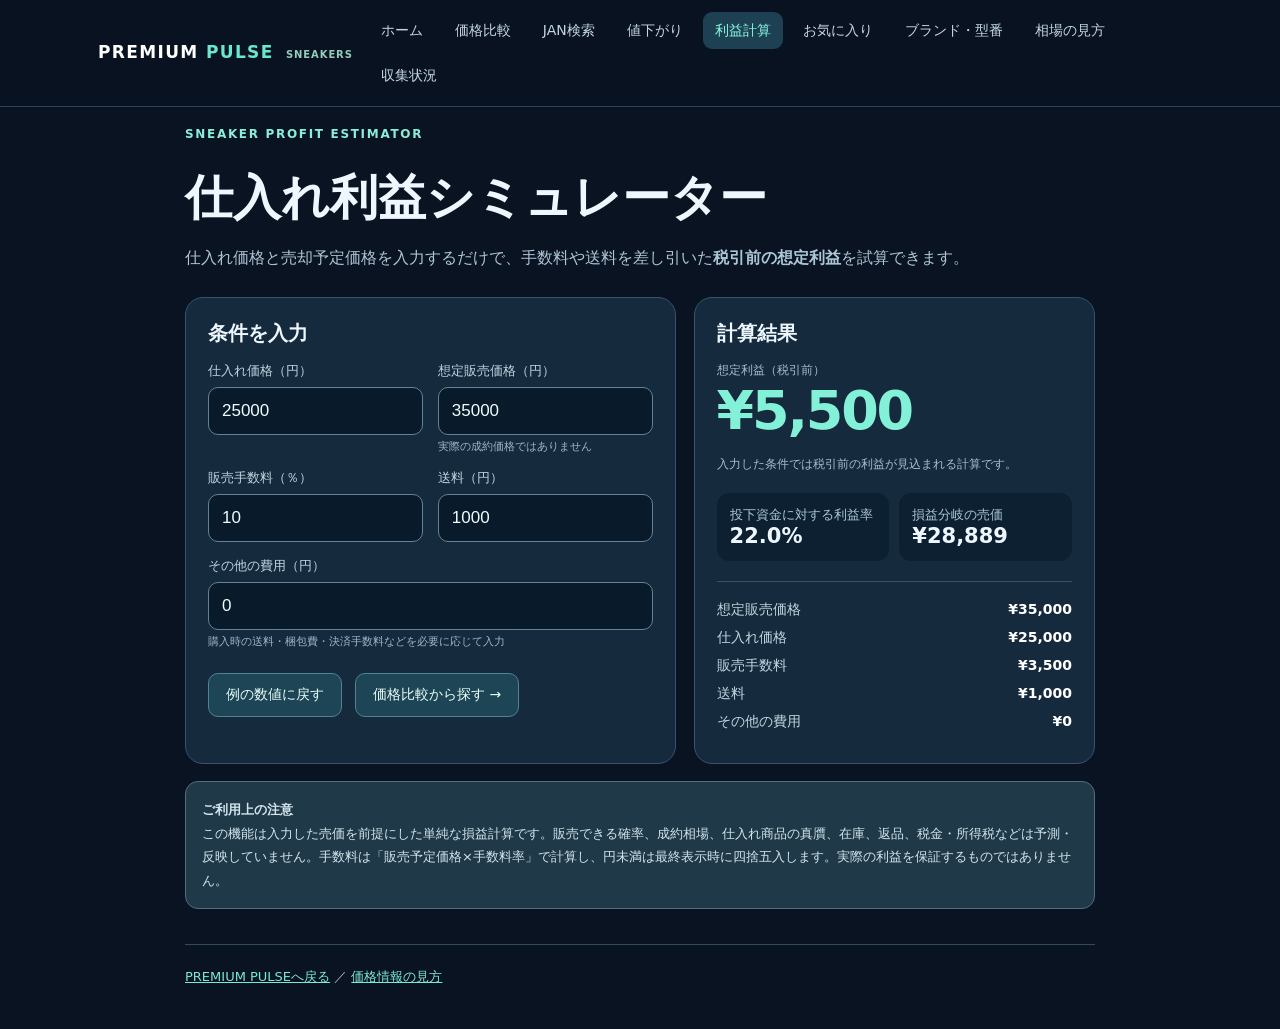
<file: profit.html>
<!doctype html>
<html lang="ja"><head><meta charset="utf-8"><meta name="viewport" content="width=device-width,initial-scale=1">
<title>仕入れ利益シミュレーター｜PREMIUM PULSE</title>
<meta name="description" content="スニーカーの仕入れ価格、想定売価、手数料、送料を入力して税引前の想定利益と損益分岐点を試算。">
<link rel="stylesheet" href="./site-nav.css">
<style>
:root{background:#091321;color:#eef7ff;font-family:system-ui,-apple-system,sans-serif}*{box-sizing:border-box}body{margin:0}main{max-width:950px;margin:auto;padding:20px}
h1{font-size:clamp(29px,5vw,48px);line-height:1.3;margin:25px 0 10px}h2{font-size:20px;margin:0 0 15px}p{line-height:1.75;color:#adc6d6}a{color:#79ead5}
.eyebrow{font-size:12px;color:#8aeeda;font-weight:800;letter-spacing:.14em}.layout{display:grid;grid-template-columns:1.1fr .9fr;gap:18px;margin-top:25px}
.panel{padding:22px;border-radius:18px;background:#152b3d;border:1px solid #38546c}.fields{display:grid;grid-template-columns:1fr 1fr;gap:15px}
.field label{display:block;color:#bfd5e2;font-size:13px;margin-bottom:7px}.field input{width:100%;border:1px solid #628398;border-radius:10px;padding:13px;background:#091b2a;color:#f1fdff;font-size:17px;min-height:48px}
.field small{font-size:11px;color:#9db6c8}.field.wide{grid-column:1/-1}
.warning{background:#203948;border:1px solid #506e80;border-radius:13px;padding:16px;color:#d2e5ed;font-size:13px;line-height:1.8;margin:17px 0}
.result .main-number{font-size:clamp(36px,6vw,54px);font-weight:900;font-variant-numeric:tabular-nums;letter-spacing:-.04em}.result .main-number.positive{color:#83f1d8}.result .main-number.negative{color:#ff9f9f}
.metrics{display:grid;grid-template-columns:repeat(2,1fr);gap:10px;margin-top:18px}
.metric{border-radius:12px;background:#0d2031;padding:13px}.metric small{display:block;color:#a9c5d6}.metric strong{font-size:21px;display:block;font-variant-numeric:tabular-nums}
.detail{margin-top:20px;border-top:1px solid #35526a;padding-top:14px}.detail div{display:flex;justify-content:space-between;gap:10px;padding:5px 0;color:#c3d5e0;font-size:14px}.detail strong{color:#fff}
.links{display:flex;flex-wrap:wrap;gap:13px;margin:24px 0}.links a,.action{border-radius:10px;padding:12px 17px;background:#1d4556;border:1px solid #4d8590;color:#e9fff9;text-decoration:none;cursor:pointer;font-size:14px}
.action:hover,.links a:hover{background:#286074}
.context{border-radius:12px;background:#112c3b;border:1px solid #446778;padding:15px;margin:16px 0}.context strong{display:block;overflow-wrap:anywhere}
.sub{font-size:12px;color:#a8bdcb}.footer{border-top:1px solid #30495d;margin:35px 0 0;padding:23px 0;font-size:13px;color:#aac4d4}
@media(max-width:700px){main{padding:15px}.layout{grid-template-columns:1fr}.panel{padding:17px}}
@media(max-width:390px){.fields{grid-template-columns:1fr}.field.wide{grid-column:auto}}
</style>
<script async src="https://www.googletagmanager.com/gtag/js?id=G-8F23HQRW4W"></script><script>window.dataLayer=window.dataLayer||[];function gtag(){dataLayer.push(arguments)}gtag('js',new Date());gtag('config','G-8F23HQRW4W');</script>
<script src="./site-nav.js" defer></script>
</head><body><main>
<div class="eyebrow">SNEAKER PROFIT ESTIMATOR</div>
<h1>仕入れ利益シミュレーター</h1>
<p>仕入れ価格と売却予定価格を入力するだけで、手数料や送料を差し引いた<strong>税引前の想定利益</strong>を試算できます。</p>
<div id="context" class="context" hidden><strong id="contextSku"></strong><span class="sub">仕入れ価格は出品ページの未確認の掲載価格を仮入力しています。送料・商品状態・在庫などを必ず確認してください。</span></div>
<div class="layout"><section class="panel" aria-labelledby="inputTitle"><h2 id="inputTitle">条件を入力</h2>
<div class="fields">
<div class="field"><label for="buy">仕入れ価格（円）</label><input id="buy" type="number" min="0" max="100000000" step="1" inputmode="numeric" value="25000"></div>
<div class="field"><label for="sell">想定販売価格（円）</label><input id="sell" type="number" min="0" max="100000000" step="1" inputmode="numeric" value="35000"><small>実際の成約価格ではありません</small></div>
<div class="field"><label for="fee">販売手数料（％）</label><input id="fee" type="number" min="0" max="100" step="0.1" inputmode="decimal" value="10"></div>
<div class="field"><label for="shipping">送料（円）</label><input id="shipping" type="number" min="0" max="100000000" step="1" inputmode="numeric" value="1000"></div>
<div class="field wide"><label for="other">その他の費用（円）</label><input id="other" type="number" min="0" max="100000000" step="1" inputmode="numeric" value="0"><small>購入時の送料・梱包費・決済手数料などを必要に応じて入力</small></div>
</div>
<div class="links"><button class="action" id="reset" type="button">例の数値に戻す</button><a href="./compare.html">価格比較から探す →</a></div>
</section>
<section class="panel result" aria-labelledby="outputTitle" aria-live="polite"><h2 id="outputTitle">計算結果</h2><div class="sub">想定利益（税引前）</div><div class="main-number" id="profit">—</div><p class="sub" id="interpretation">入力条件をもとに計算しています。</p>
<div class="metrics"><div class="metric"><small>投下資金に対する利益率</small><strong id="roi">—</strong></div><div class="metric"><small>損益分岐の売価</small><strong id="breakeven">—</strong></div></div>
<div class="detail">
<div><span>想定販売価格</span><strong id="sellOut">—</strong></div>
<div><span>仕入れ価格</span><strong id="buyOut">—</strong></div>
<div><span>販売手数料</span><strong id="feeOut">—</strong></div>
<div><span>送料</span><strong id="shipOut">—</strong></div>
<div><span>その他の費用</span><strong id="otherOut">—</strong></div>
</div></section></div>
<div class="warning"><strong>ご利用上の注意</strong><br>
この機能は入力した売価を前提にした単純な損益計算です。販売できる確率、成約相場、仕入れ商品の真贋、在庫、返品、税金・所得税などは予測・反映していません。手数料は「販売予定価格×手数料率」で計算し、円未満は最終表示時に四捨五入します。実際の利益を保証するものではありません。</div>
<div class="footer"><a href="./">PREMIUM PULSEへ戻る</a> ／ <a href="./research.html">価格情報の見方</a></div>
</main>
<script>
(()=>{'use strict';const el=id=>document.getElementById(id),ids=['buy','sell','fee','shipping','other'];
const money=x=>'¥'+Math.round(x).toLocaleString('ja-JP');
const defaults={buy:'25000',sell:'35000',fee:'10',shipping:'1000',other:'0'};
const params=new URLSearchParams(location.search);const buyParam=params.get('buy'),skuParam=params.get('sku');
if(buyParam!==null&&/^\d{1,9}(?:\.\d{1,2})?$/.test(buyParam)&&Number(buyParam)<=100000000)el('buy').value=buyParam;
if(skuParam&&skuParam.length<=60&&/^[A-Za-z0-9_.-]+$/.test(skuParam)){el('context').hidden=false;el('contextSku').textContent='検討中の型番：'+skuParam.toUpperCase()}
function parse(id){const input=el(id);const s=input.value.trim(),v=Number(s),max=id==='fee'?100:100000000;if(!s||!Number.isFinite(v)||v<0||v>max||!input.validity.valid)return null;return v}
function render(){const nums=ids.map(parse);const valid=nums.every(x=>x!==null);if(!valid){el('profit').textContent='—';el('profit').className='main-number';el('interpretation').textContent='0以上の有効な数値を入力してください（販売手数料は0～100％）。';for(const id of ['roi','breakeven','sellOut','buyOut','feeOut','shipOut','otherOut'])el(id).textContent='—';return}
const [buy,sell,fee,shipping,other]=nums,feeCost=sell*fee/100,profit=sell-buy-feeCost-shipping-other;
el('profit').className='main-number '+(profit>=0?'positive':'negative');el('profit').textContent=(profit<0?'−':'')+money(Math.abs(profit));
el('interpretation').textContent=profit>=0?'入力した条件では税引前の利益が見込まれる計算です。':'入力した条件では税引前の損失になる計算です。';
el('roi').textContent=buy>0?(profit/buy*100).toFixed(1)+'%':'—';
el('breakeven').textContent=fee>=100?'算出不可':money(Math.ceil((buy+shipping+other)/(1-fee/100)));
for(const [id,value] of [['sellOut',sell],['buyOut',buy],['feeOut',feeCost],['shipOut',shipping],['otherOut',other]])el(id).textContent=money(value);
}
for(const id of ids)el(id).addEventListener('input',render);
el('reset').addEventListener('click',()=>{for(const [k,v] of Object.entries(defaults))el(k).value=v;render()});render();
})();
</script></body></html>
</file>
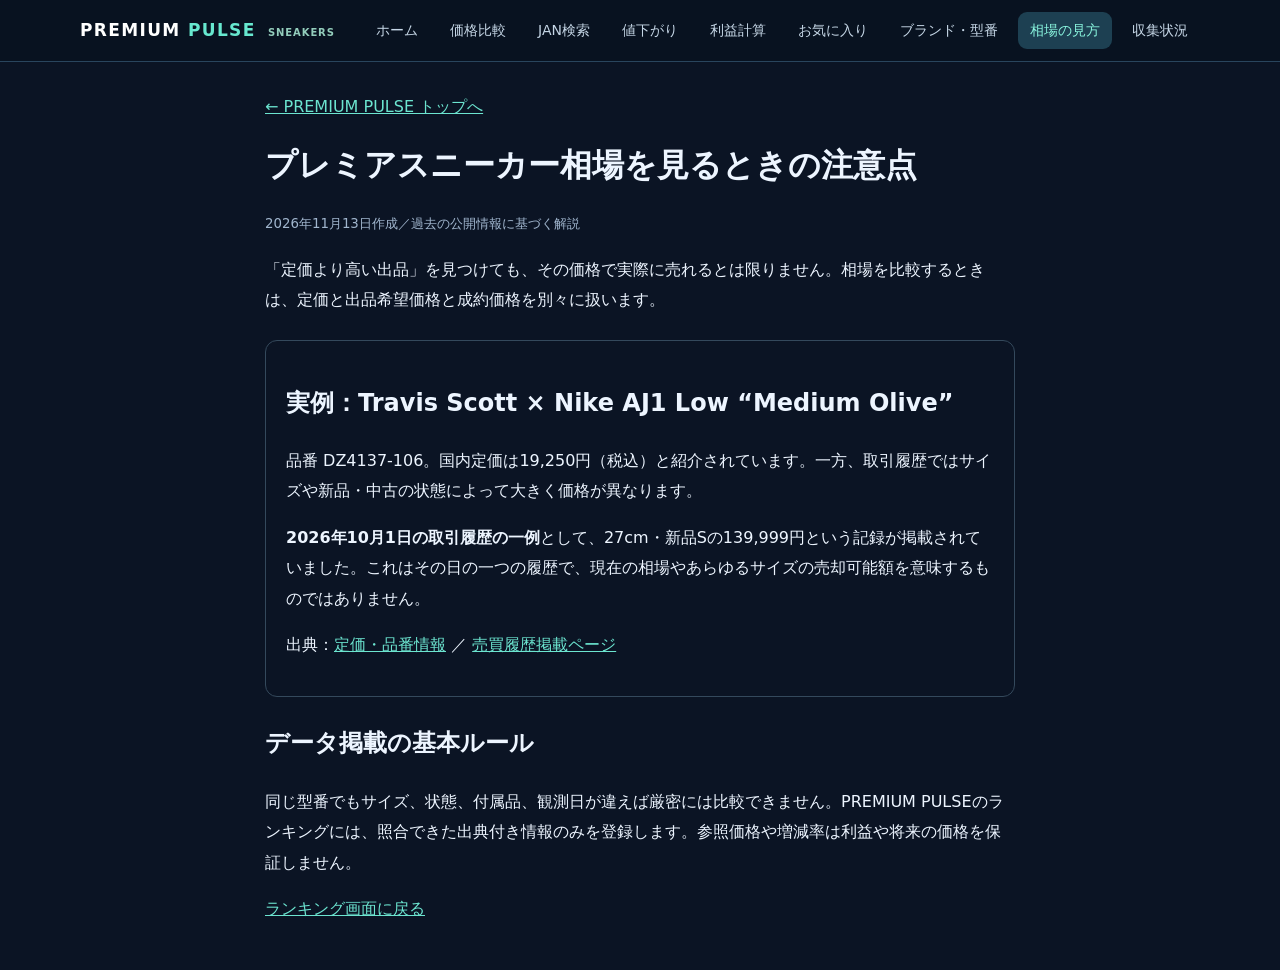
<file: research.html>
<!doctype html><html lang="ja"><head><meta charset="UTF-8"><meta name="viewport" content="width=device-width,initial-scale=1"><title>プレミアスニーカー相場を見るときの注意点｜PREMIUM PULSE</title><meta name="description" content="定価・出品価格・成約価格の違いとサイズ・状態の重要性を、具体的なスニーカーの例で解説。"><style>body{background:#0b1424;color:#edf5ff;font:16px/1.9 system-ui,sans-serif;margin:0}main{max-width:750px;margin:auto;padding:30px 20px}h1{line-height:1.35}a{color:#6ce5d0}section{border:1px solid #34495c;border-radius:12px;padding:20px;margin:24px 0}small{color:#a1b6ce}</style><script async src="https://www.googletagmanager.com/gtag/js?id=G-8F23HQRW4W"></script><script>window.dataLayer=window.dataLayer||[];function gtag(){dataLayer.push(arguments)}gtag('js',new Date());gtag('config','G-8F23HQRW4W');</script><link rel="stylesheet" href="./site-nav.css"><script src="./site-nav.js" defer></script></head><body><main><a href="./">← PREMIUM PULSE トップへ</a><h1>プレミアスニーカー相場を見るときの注意点</h1><small>2026年11月13日作成／過去の公開情報に基づく解説</small><p>「定価より高い出品」を見つけても、その価格で実際に売れるとは限りません。相場を比較するときは、定価と出品希望価格と成約価格を別々に扱います。</p><section><h2>実例：Travis Scott × Nike AJ1 Low “Medium Olive”</h2><p>品番 DZ4137-106。国内定価は19,250円（税込）と紹介されています。一方、取引履歴ではサイズや新品・中古の状態によって大きく価格が異なります。</p><p><strong>2026年10月1日の取引履歴の一例</strong>として、27cm・新品Sの139,999円という記録が掲載されていました。これはその日の一つの履歴で、現在の相場やあらゆるサイズの売却可能額を意味するものではありません。</p><p>出典：<a href="https://snkrdunk.com/articles/14151/" rel="noopener noreferrer">定価・品番情報</a> ／ <a href="https://snkrdunk.com/products/DZ4137-106/used/50926091" rel="noopener noreferrer">売買履歴掲載ページ</a></p></section><h2>データ掲載の基本ルール</h2><p>同じ型番でもサイズ、状態、付属品、観測日が違えば厳密には比較できません。PREMIUM PULSEのランキングには、照合できた出典付き情報のみを登録します。参照価格や増減率は利益や将来の価格を保証しません。</p><p><a href="./">ランキング画面に戻る</a></p></main></body></html>
</file>
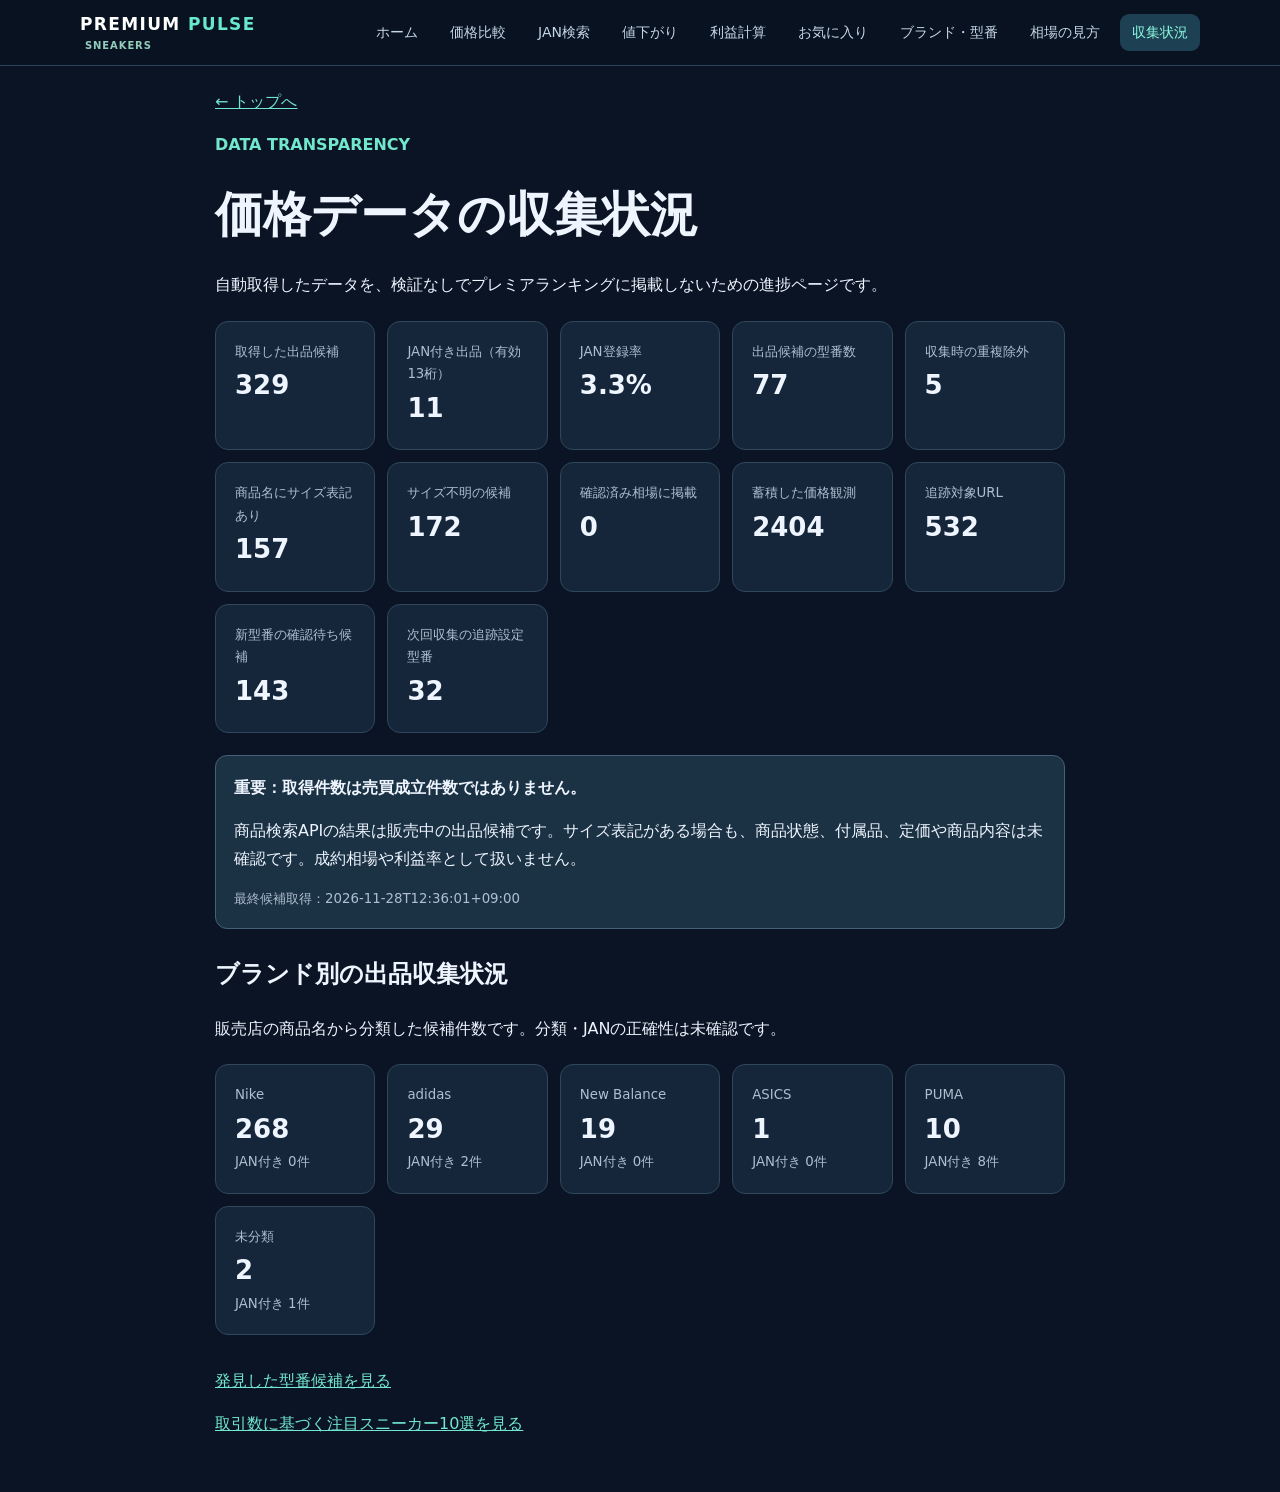
<file: status.html>
<!doctype html><html lang="ja"><head><meta charset="utf-8"><meta name="viewport" content="width=device-width,initial-scale=1"><title>データ収集ステータス｜PREMIUM PULSE</title><meta name="description" content="PREMIUM PULSEのデータ収集状況と検証状況を公開。"><style>body{background:#0b1424;color:#eef5ff;font:16px/1.7 system-ui,sans-serif;margin:0}main{max-width:850px;margin:auto;padding:22px}a{color:#71e7cd}.eyebrow{color:#71e7cd;font-weight:700}h1{font-size:clamp(27px,6vw,48px);margin:8px 0}.grid{display:grid;grid-template-columns:repeat(auto-fit,minmax(150px,1fr));gap:12px;margin:22px 0}.cell{padding:19px;background:#15263b;border:1px solid #30475c;border-radius:13px}small{display:block;color:#aebfd1}strong{display:block;font-size:26px}.note{padding:18px;border:1px solid #446274;background:#1b3144;border-radius:12px}footer{margin:32px 0;color:#b9c9d9}</style><script async src="https://www.googletagmanager.com/gtag/js?id=G-8F23HQRW4W"></script><script>window.dataLayer=window.dataLayer||[];function gtag(){dataLayer.push(arguments)}gtag('js',new Date());gtag('config','G-8F23HQRW4W');</script><link rel="stylesheet" href="./site-nav.css"><script src="./site-nav.js" defer></script></head><body><main><a href="./">← トップへ</a><p class="eyebrow">DATA TRANSPARENCY</p><h1>価格データの収集状況</h1><p>自動取得したデータを、検証なしでプレミアランキングに掲載しないための進捗ページです。</p><div class="grid"><div class="cell"><small>取得した出品候補</small><strong id="total">—</strong></div><div class="cell"><small>JAN付き出品（有効13桁）</small><strong id="jan">—</strong></div><div class="cell"><small>JAN登録率</small><strong id="janPercent">—</strong></div><div class="cell"><small>出品候補の型番数</small><strong id="modelTotal">—</strong></div><div class="cell"><small>収集時の重複除外</small><strong id="duplicates">—</strong></div><div class="cell"><small>商品名にサイズ表記あり</small><strong id="size">—</strong></div><div class="cell"><small>サイズ不明の候補</small><strong id="unknown">—</strong></div><div class="cell"><small>確認済み相場に掲載</small><strong id="published">—</strong></div><div class="cell"><small>蓄積した価格観測</small><strong id="history">—</strong></div><div class="cell"><small>追跡対象URL</small><strong id="urls">—</strong></div><div class="cell"><small>新型番の確認待ち候補</small><strong id="discovered">—</strong></div><div class="cell"><small>次回収集の追跡設定型番</small><strong id="configured">—</strong></div></div><div class="note"><b>重要：取得件数は売買成立件数ではありません。</b><p>商品検索APIの結果は販売中の出品候補です。サイズ表記がある場合も、商品状態、付属品、定価や商品内容は未確認です。成約相場や利益率として扱いません。</p><small id="date"></small></div><section style="margin-top:25px"><h2>ブランド別の出品収集状況</h2><p>販売店の商品名から分類した候補件数です。分類・JANの正確性は未確認です。</p><div class="grid" id="brands"><div class="cell">集計中…</div></div></section><footer><a href="./models.html">発見した型番候補を見る</a><p><a href="./watchlist.html">取引数に基づく注目スニーカー10選を見る</a></footer></main><script>fetch('./data/review_summary.json',{cache:'no-store'}).then(r=>{if(!r.ok)throw Error('not found');return r.json()}).then(d=>{const v=(id,s)=>document.getElementById(id).textContent=s;v('total',d.observed_candidates??'—');v('jan',d.valid_jan_listing_urls??'—');v('janPercent',d.jan_coverage_pct==null?'—':d.jan_coverage_pct+'%');v('modelTotal',d.distinct_skus_in_listings??'—');v('duplicates',d.collector_duplicates_removed??'—');const root=document.getElementById('brands');root.replaceChildren();for(const name of ['Nike','adidas','New Balance','ASICS','PUMA','未分類']){const box=document.createElement('div');box.className='cell';const label=document.createElement('small');label.textContent=name;const n=document.createElement('strong');n.textContent=(d.listing_candidates_by_brand||{})[name]||0;const jan=document.createElement('small');jan.textContent='JAN付き '+((d.jan_by_brand||{})[name]||0)+'件';box.append(label,n,jan);root.append(box)}v('size',d.possibly_size_labeled??'—');v('unknown',d.size_not_determined??'—');v('published',d.published_as_market_price??'—');v('date','最終候補取得：'+(d.generated_at||'未取得'))}).catch(()=>document.getElementById('date').textContent='集計情報を読み込めませんでした。');fetch('./data/history_summary.json',{cache:'no-store'}).then(r=>r.json()).then(d=>{document.getElementById('history').textContent=d.observation_count??'—';document.getElementById('urls').textContent=d.unique_urls??'—'}).catch(()=>{});fetch('./data/discovery_queue.json',{cache:'no-store'}).then(r=>r.json()).then(d=>{document.getElementById('discovered').textContent=Array.isArray(d.candidates)?d.candidates.length:'—'}).catch(()=>{});fetch('./data/watch_queries.json',{cache:'no-store'}).then(r=>r.json()).then(d=>{document.getElementById('configured').textContent=Array.isArray(d)?d.length:'—'}).catch(()=>{})</script></body></html>
</file>
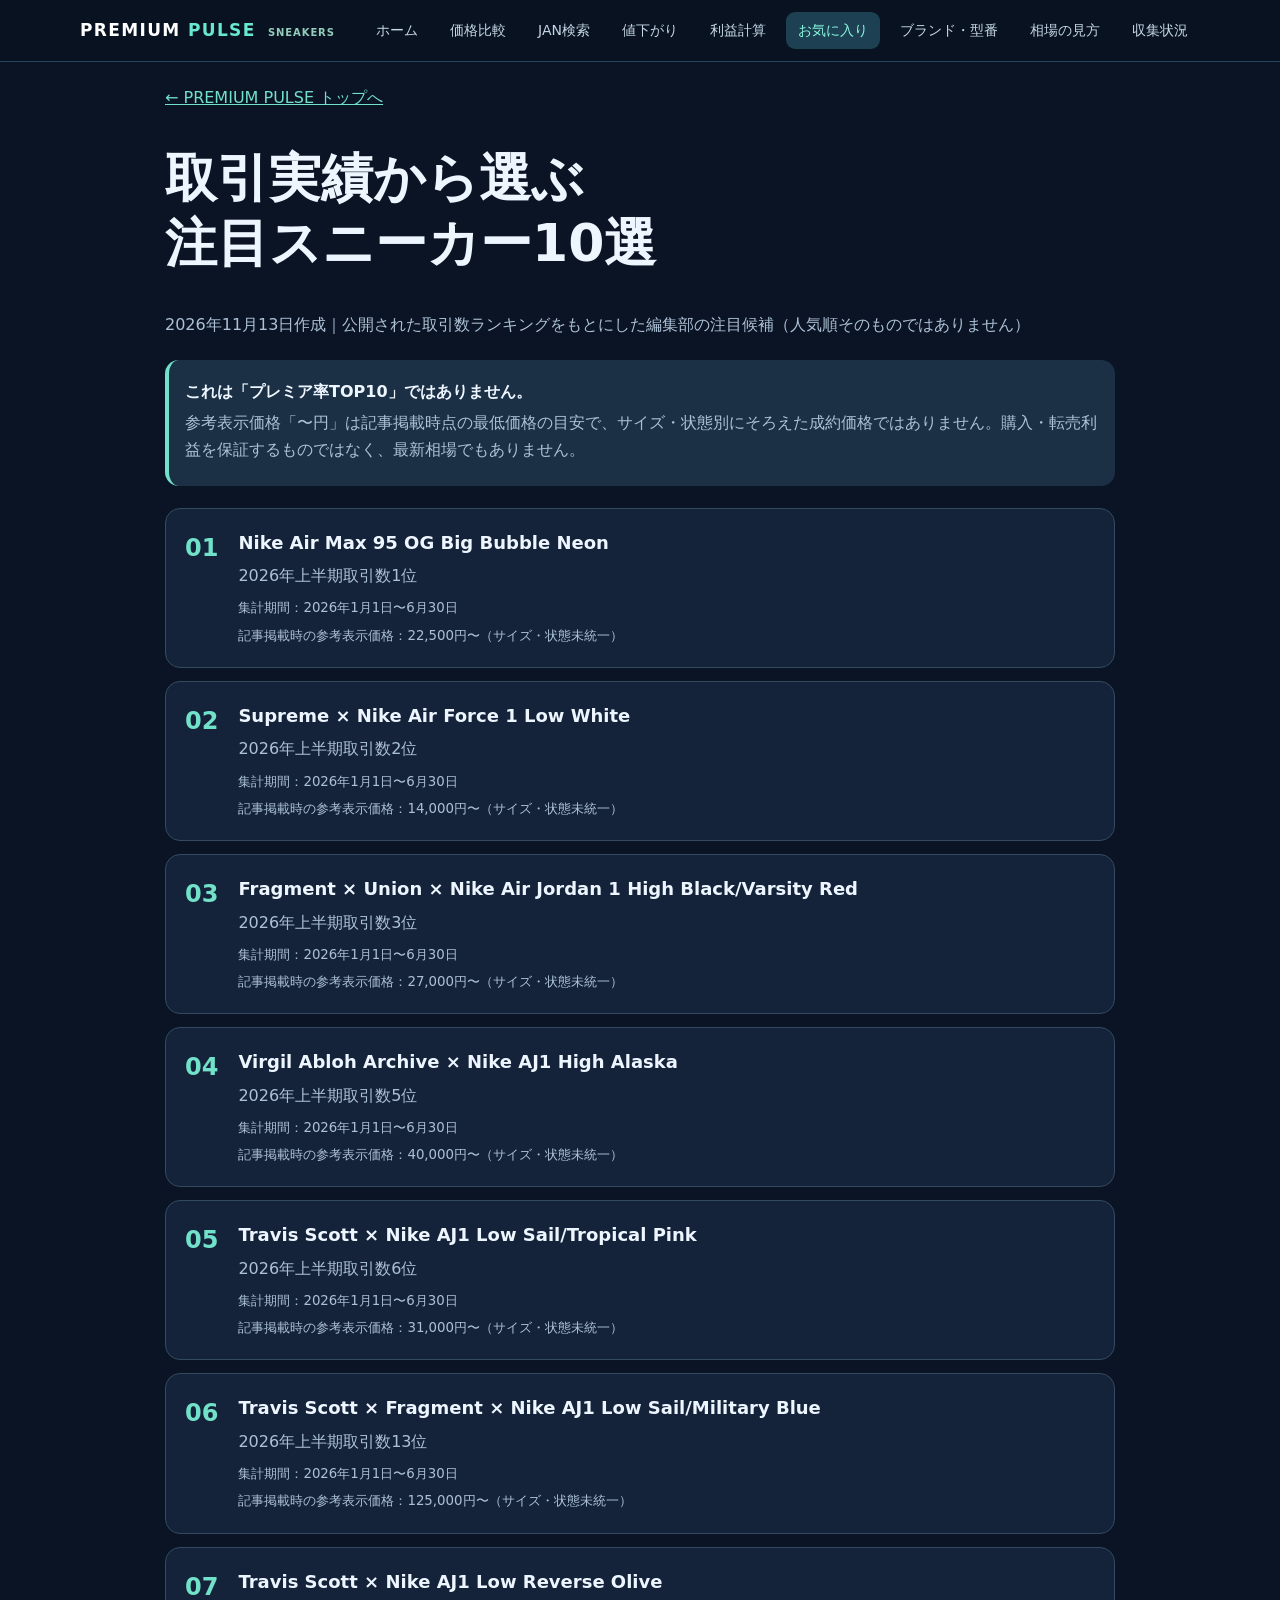
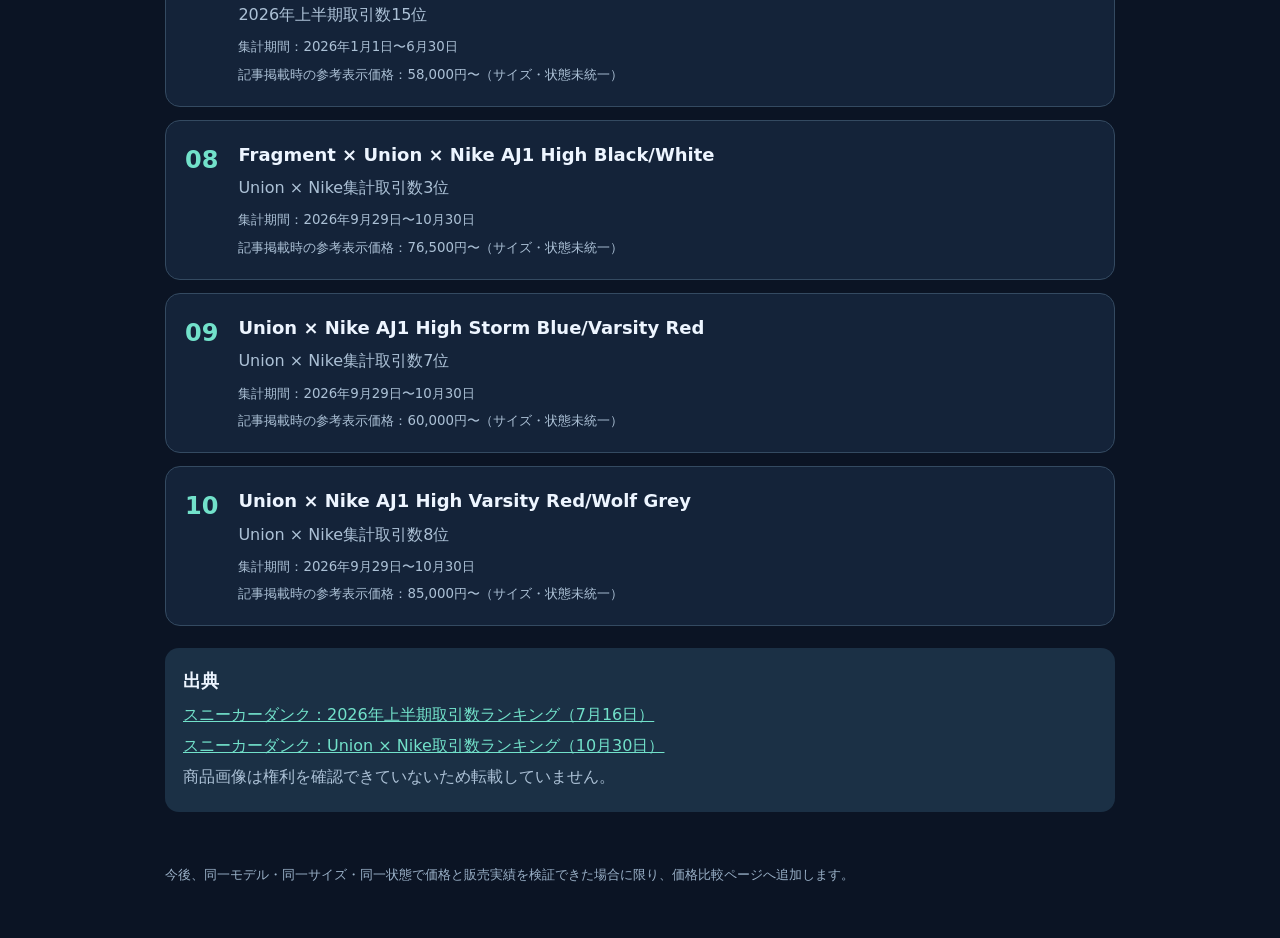
<file: watchlist.html>
<!doctype html><html lang="ja"><head><meta charset="utf-8"><meta name="viewport" content="width=device-width,initial-scale=1"><title>取引実績から選ぶ注目スニーカー10選｜PREMIUM PULSE</title><meta name="description" content="2026年の公表取引数ランキングをもとに、注目スニーカー10モデルを紹介。出品価格と成約価格を混同しない相場の見方。"><style>body{margin:0;background:#0b1424;color:#edf5ff;font:16px/1.7 system-ui,sans-serif}main{max-width:950px;margin:auto;padding:22px}h1{font-size:clamp(30px,5vw,52px);line-height:1.25}.subtitle,small,p{color:#acc1d6}a{color:#72e1ca}article{display:flex;gap:20px;margin:13px 0;padding:19px;border-radius:15px;border:1px solid #344a61;background:#142339}h2{margin:0 0 4px;font-size:18px}.idx{color:#72e1ca;font-size:24px;font-weight:800}p{margin:4px 0}section{background:#1b3045;border-radius:14px;padding:18px;margin:22px 0}.hint{border-left:4px solid #72e1ca;padding-left:16px}footer{padding:30px 0;color:#9ab1c8;font-size:13px}</style><script async src="https://www.googletagmanager.com/gtag/js?id=G-8F23HQRW4W"></script><script>window.dataLayer=window.dataLayer||[];function gtag(){dataLayer.push(arguments)}gtag('js',new Date());gtag('config','G-8F23HQRW4W');</script><link rel="stylesheet" href="./site-nav.css"><script src="./site-nav.js" defer></script></head><body><main><a href="./">← PREMIUM PULSE トップへ</a><h1>取引実績から選ぶ<br>注目スニーカー10選</h1><p class="subtitle">2026年11月13日作成｜公開された取引数ランキングをもとにした編集部の注目候補（人気順そのものではありません）</p><section class="hint"><strong>これは「プレミア率TOP10」ではありません。</strong><p>参考表示価格「〜円」は記事掲載時点の最低価格の目安で、サイズ・状態別にそろえた成約価格ではありません。購入・転売利益を保証するものではなく、最新相場でもありません。</p></section><article><div class="idx">01</div><div><h2>Nike Air Max 95 OG Big Bubble Neon</h2><p>2026年上半期取引数1位</p><small>集計期間：2026年1月1日〜6月30日<br>記事掲載時の参考表示価格：22,500円〜（サイズ・状態未統一）</small></div></article>
<article><div class="idx">02</div><div><h2>Supreme × Nike Air Force 1 Low White</h2><p>2026年上半期取引数2位</p><small>集計期間：2026年1月1日〜6月30日<br>記事掲載時の参考表示価格：14,000円〜（サイズ・状態未統一）</small></div></article>
<article><div class="idx">03</div><div><h2>Fragment × Union × Nike Air Jordan 1 High Black/Varsity Red</h2><p>2026年上半期取引数3位</p><small>集計期間：2026年1月1日〜6月30日<br>記事掲載時の参考表示価格：27,000円〜（サイズ・状態未統一）</small></div></article>
<article><div class="idx">04</div><div><h2>Virgil Abloh Archive × Nike AJ1 High Alaska</h2><p>2026年上半期取引数5位</p><small>集計期間：2026年1月1日〜6月30日<br>記事掲載時の参考表示価格：40,000円〜（サイズ・状態未統一）</small></div></article>
<article><div class="idx">05</div><div><h2>Travis Scott × Nike AJ1 Low Sail/Tropical Pink</h2><p>2026年上半期取引数6位</p><small>集計期間：2026年1月1日〜6月30日<br>記事掲載時の参考表示価格：31,000円〜（サイズ・状態未統一）</small></div></article>
<article><div class="idx">06</div><div><h2>Travis Scott × Fragment × Nike AJ1 Low Sail/Military Blue</h2><p>2026年上半期取引数13位</p><small>集計期間：2026年1月1日〜6月30日<br>記事掲載時の参考表示価格：125,000円〜（サイズ・状態未統一）</small></div></article>
<article><div class="idx">07</div><div><h2>Travis Scott × Nike AJ1 Low Reverse Olive</h2><p>2026年上半期取引数15位</p><small>集計期間：2026年1月1日〜6月30日<br>記事掲載時の参考表示価格：58,000円〜（サイズ・状態未統一）</small></div></article>
<article><div class="idx">08</div><div><h2>Fragment × Union × Nike AJ1 High Black/White</h2><p>Union × Nike集計取引数3位</p><small>集計期間：2026年9月29日〜10月30日<br>記事掲載時の参考表示価格：76,500円〜（サイズ・状態未統一）</small></div></article>
<article><div class="idx">09</div><div><h2>Union × Nike AJ1 High Storm Blue/Varsity Red</h2><p>Union × Nike集計取引数7位</p><small>集計期間：2026年9月29日〜10月30日<br>記事掲載時の参考表示価格：60,000円〜（サイズ・状態未統一）</small></div></article>
<article><div class="idx">10</div><div><h2>Union × Nike AJ1 High Varsity Red/Wolf Grey</h2><p>Union × Nike集計取引数8位</p><small>集計期間：2026年9月29日〜10月30日<br>記事掲載時の参考表示価格：85,000円〜（サイズ・状態未統一）</small></div></article><section><h2>出典</h2><p><a href="https://snkrdunk.com/articles/32784/" rel="noopener noreferrer">スニーカーダンク：2026年上半期取引数ランキング（7月16日）</a></p><p><a href="https://snkrdunk.com/articles/33655/" rel="noopener noreferrer">スニーカーダンク：Union × Nike取引数ランキング（10月30日）</a></p><p>商品画像は権利を確認できていないため転載していません。</p></section><footer>今後、同一モデル・同一サイズ・同一状態で価格と販売実績を検証できた場合に限り、価格比較ページへ追加します。</footer></main></body></html>
</file>
<file: site-nav.css>
/* PREMIUM PULSE shared navigation and mobile usability */
:root{color-scheme:dark}
body{overflow-x:hidden}
.pp-nav{position:sticky;top:0;z-index:30;background:rgba(9,19,33,.97);border-bottom:1px solid #29455d;backdrop-filter:blur(12px);font:500 14px/1.5 system-ui,-apple-system,sans-serif}
.pp-nav-inner{max-width:1120px;margin:auto;padding:12px 18px;display:flex;align-items:center;justify-content:space-between;gap:16px}
.pp-brand{font-size:17px;font-weight:900;letter-spacing:.08em;color:#fff!important;text-decoration:none;white-space:nowrap}
.pp-brand span{color:#67e8cf}.pp-nav-tagline{font-size:10px;color:#93cdbc;margin-left:5px;letter-spacing:.09em}
.pp-links{display:flex;align-items:center;flex-wrap:wrap;gap:8px}
.pp-links a,.pp-mobile a{color:#c5d6e6!important;text-decoration:none;border-radius:9px;padding:8px 12px;display:block}
.pp-links a[aria-current="page"],.pp-links a:hover,.pp-mobile a[aria-current="page"]{background:#1d4052;color:#8af6df!important}
.pp-menu{display:none;position:relative}
.pp-menu>summary{list-style:none;cursor:pointer;border:1px solid #3c6075;border-radius:10px;padding:9px 13px;color:#e1f7f2}
.pp-menu>summary::-webkit-details-marker{display:none}
.pp-mobile{position:absolute;right:0;top:calc(100% + 10px);width:min(290px,88vw);background:#11283b;border:1px solid #46687e;border-radius:12px;box-shadow:0 12px 28px #0008;padding:8px}
.pp-mobile a{padding:12px 13px}
body.pp-nav-loaded main>header{display:none!important}
.pp-visually-hidden{position:absolute;width:1px;height:1px;padding:0;margin:-1px;overflow:hidden;clip:rect(0,0,0,0);white-space:nowrap;border:0}
a:focus-visible,button:focus-visible,input:focus-visible,select:focus-visible,summary:focus-visible{outline:3px solid #73e8d7;outline-offset:2px}
@media(max-width:1120px){.pp-links{display:none}.pp-menu{display:block}.pp-nav-inner{padding:11px 15px}}
</file>
